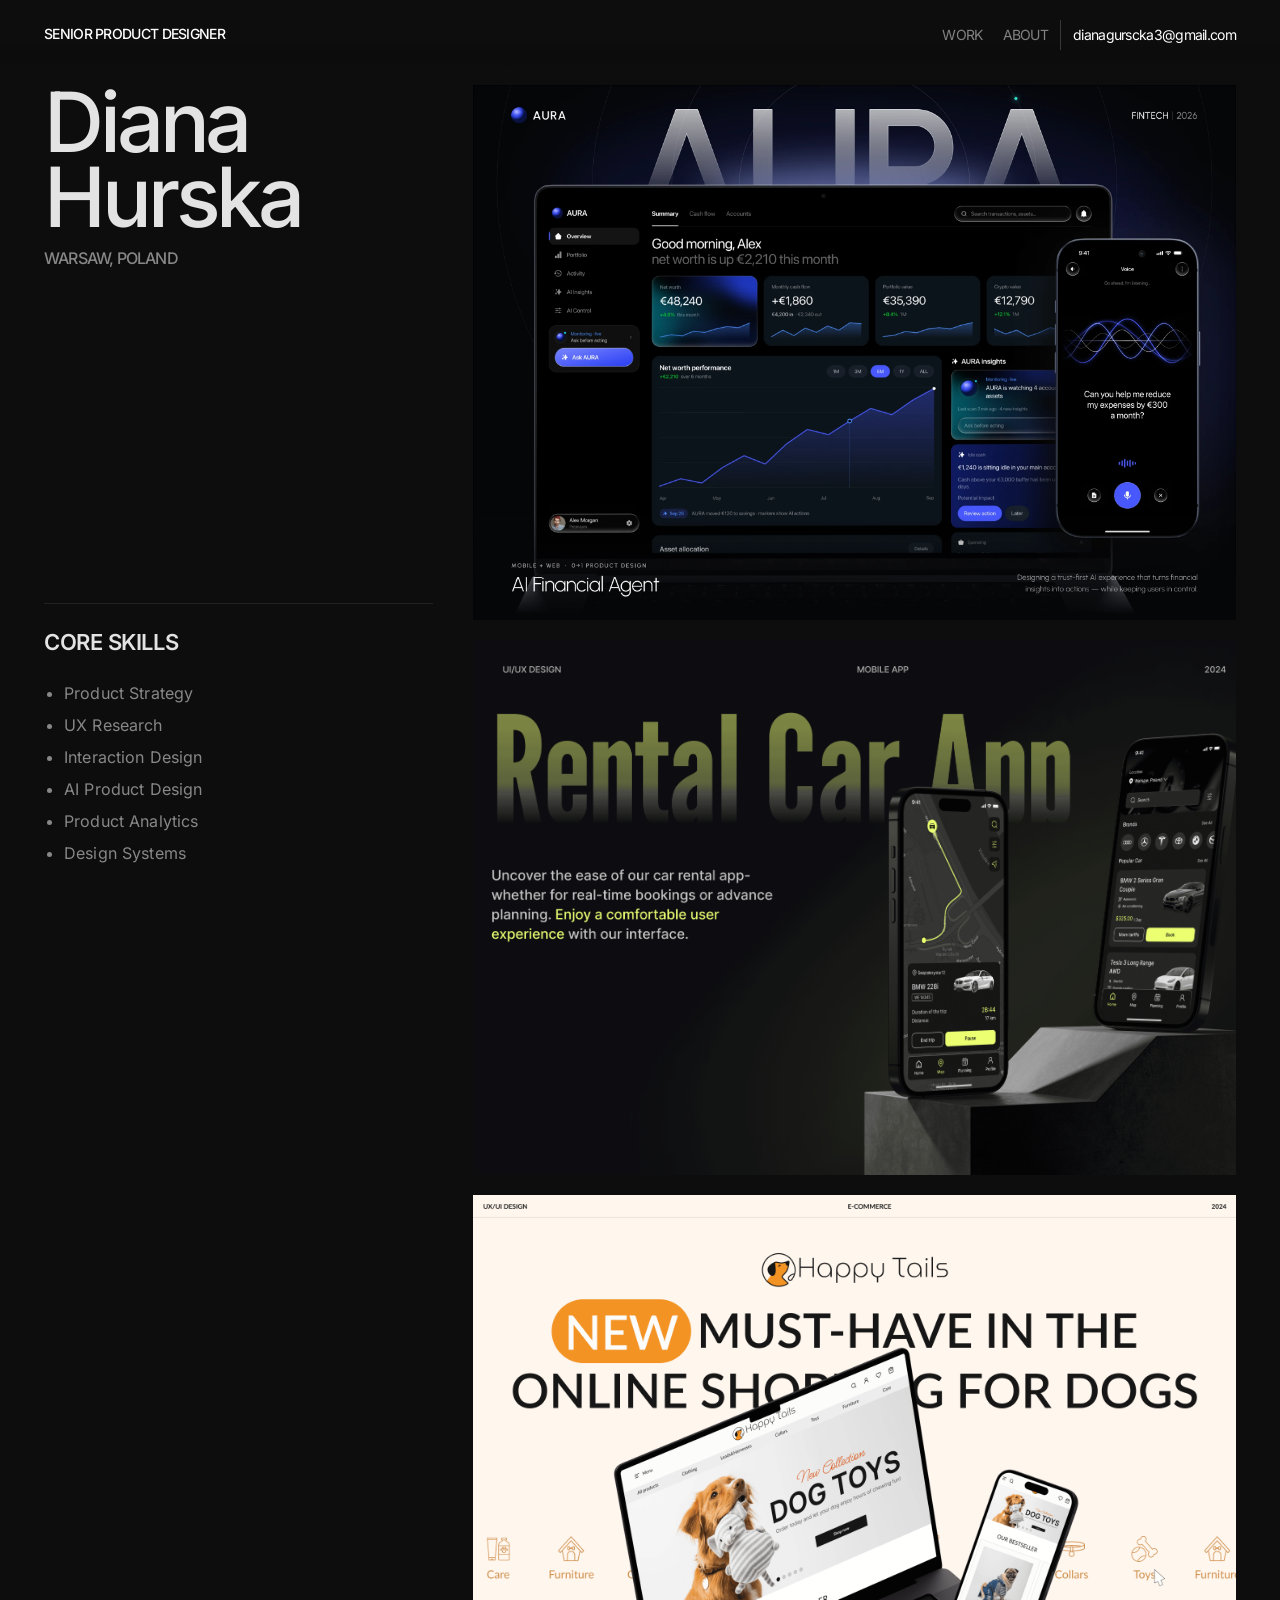
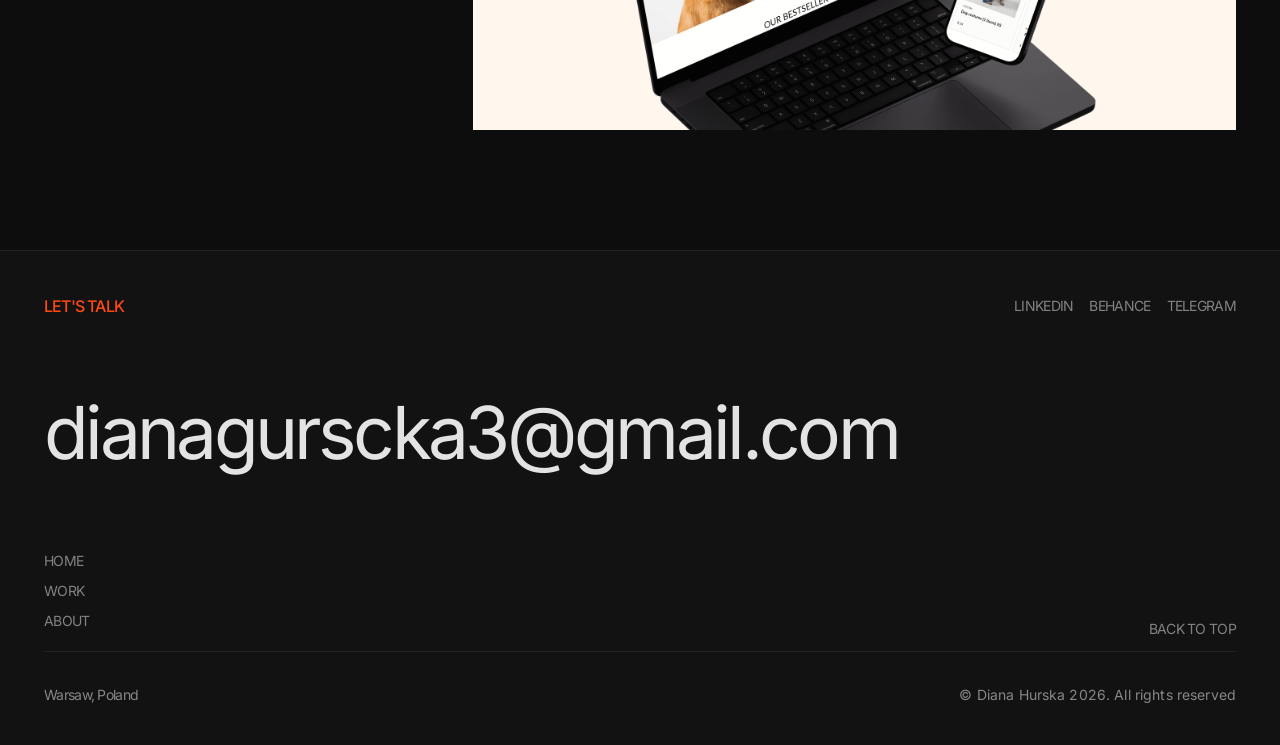
<file: index.html>
<!doctype html>
<html lang="en">
<head>
  <meta charset="utf-8">
  <meta name="viewport" content="width=device-width, initial-scale=1">
  <title>Diana Hurska — Senior Product Designer</title>
  <meta name="description" content="Portfolio of Diana Hurska — Senior Product Designer.">
  <meta property="og:title" content="Diana Hurska — Senior Product Designer">
  <meta property="og:description" content="Portfolio of Diana Hurska — Senior Product Designer.">
  <meta property="og:type" content="website">
  <meta property="og:image" content="https://dianahurska.github.io/portfolio/assets/images/aura/aura-cover.webp">
  <meta name="twitter:card" content="summary_large_image">
  <link rel="icon" href="assets/images/favicon.svg" type="image/svg+xml">
  <link rel="preconnect" href="https://fonts.googleapis.com">
  <link rel="preconnect" href="https://fonts.gstatic.com" crossorigin>
  <link href="https://fonts.googleapis.com/css2?family=Inter:wght@400;500;600;700&display=swap" rel="stylesheet">
  <link rel="preconnect" href="https://api.fontshare.com" crossorigin>
  <link href="https://api.fontshare.com/v2/css?f[]=general-sans@300&display=swap" rel="stylesheet">
  <link rel="stylesheet" href="assets/css/style.css?v=about-layering">
</head>
<body data-page="home" id="top">
  <header id="header"></header>
  <main id="app"></main>
  <footer id="footer"></footer>
  <script src="content.js?v=car-rental-persona-452d42bd"></script>
  <script src="assets/js/main.js?v=recruiter-review"></script>
</body>
</html>
</file>
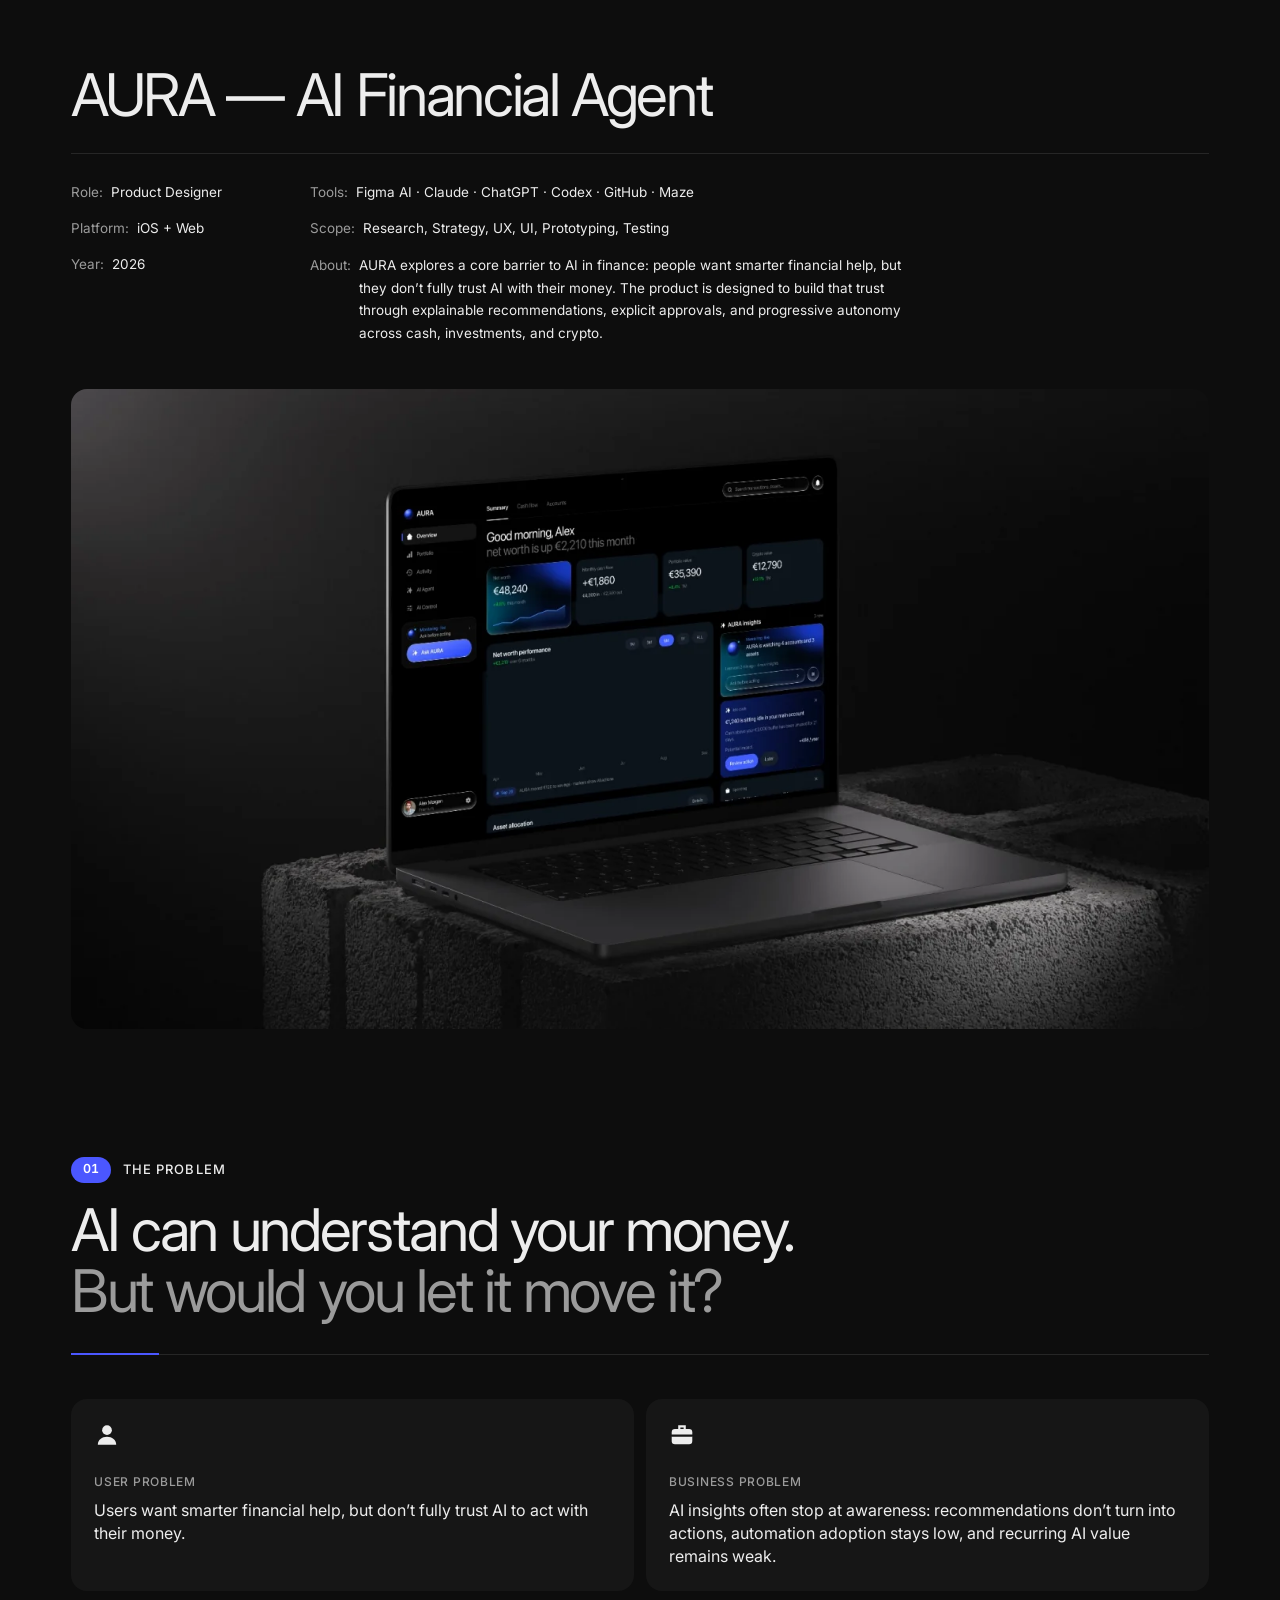
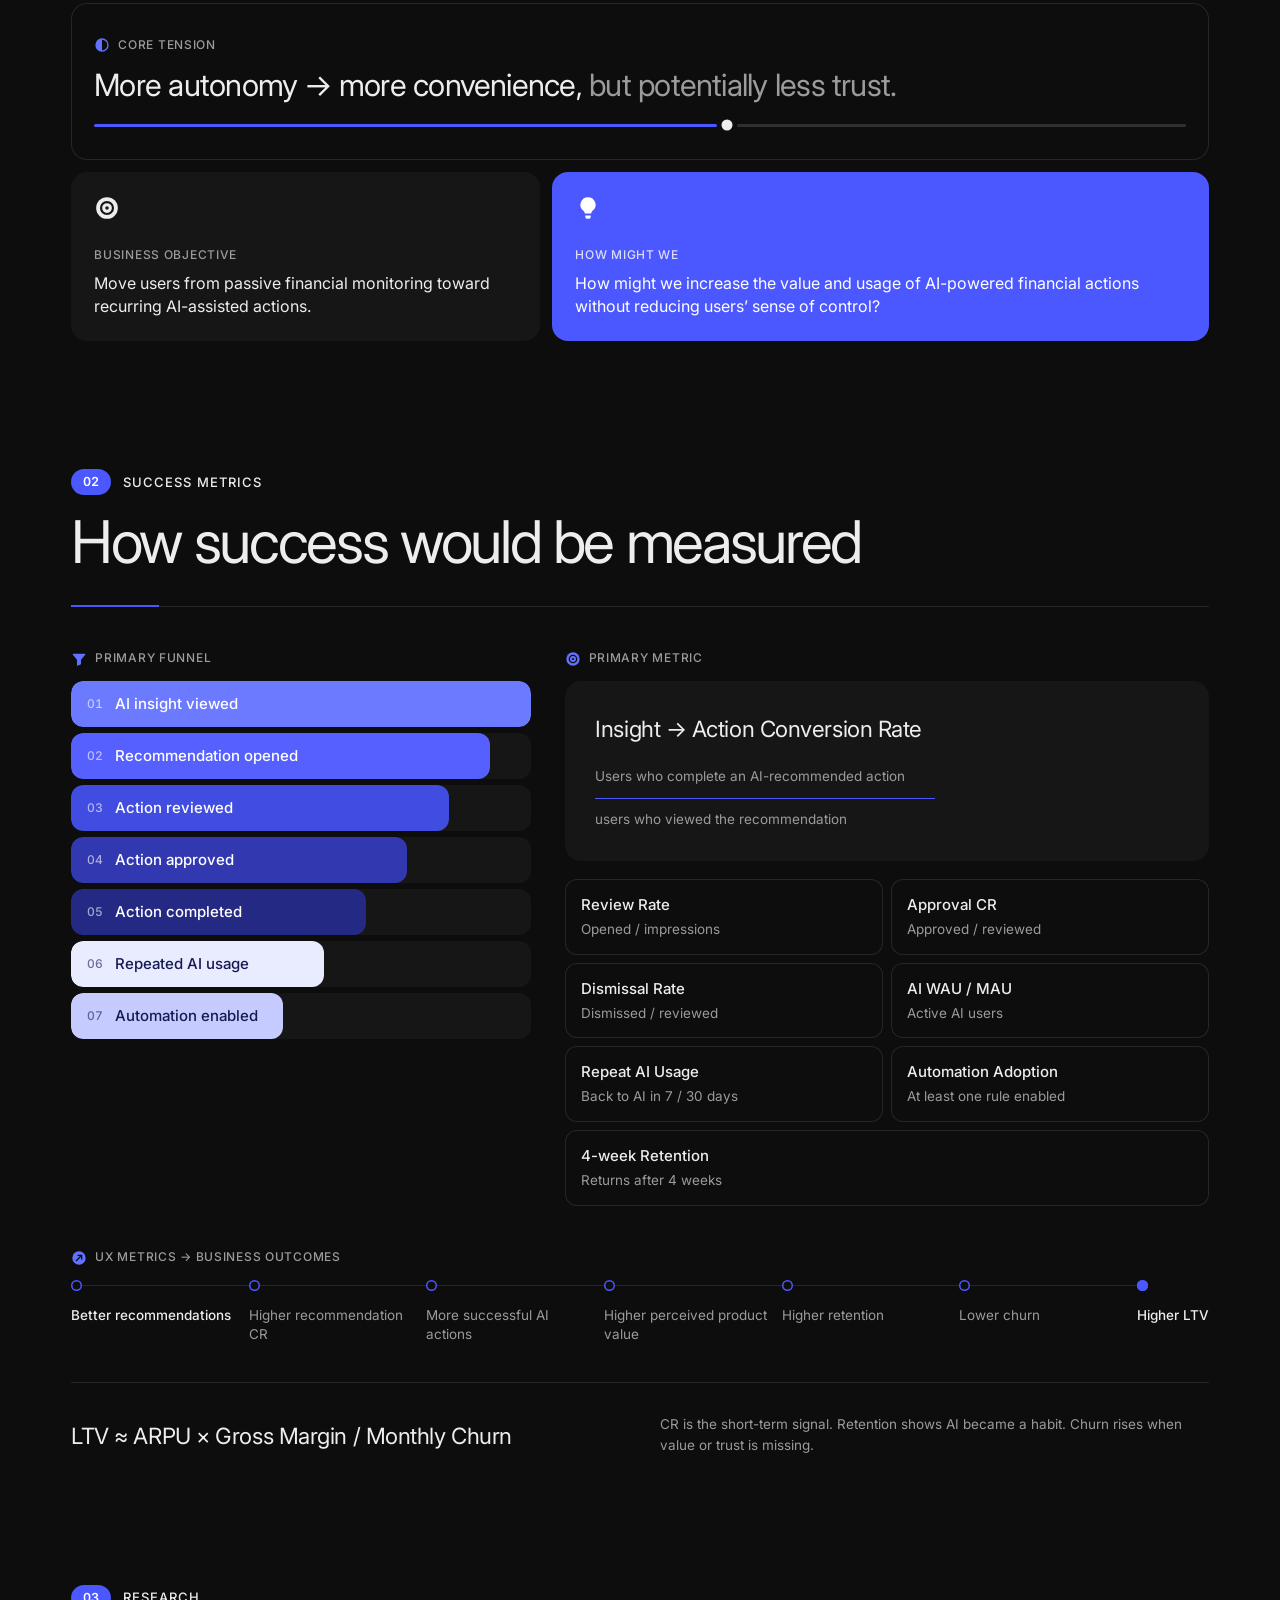
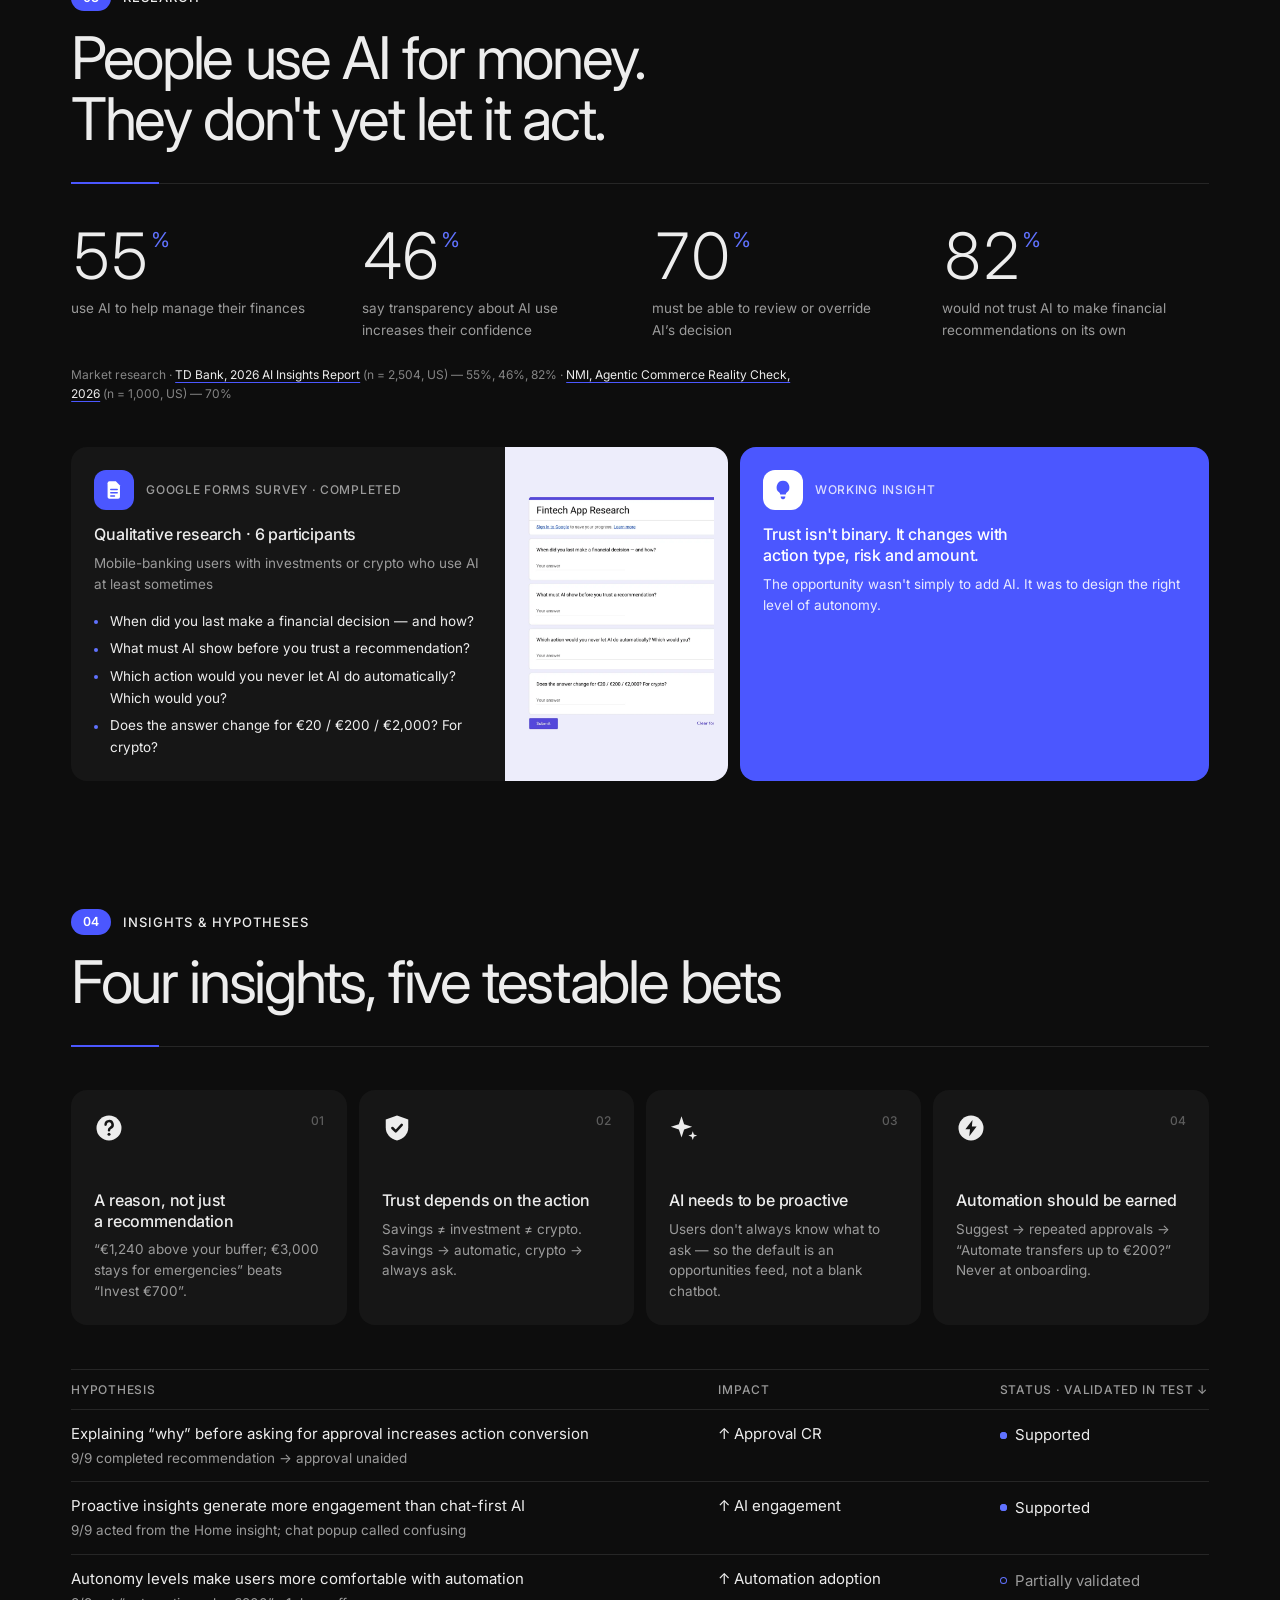
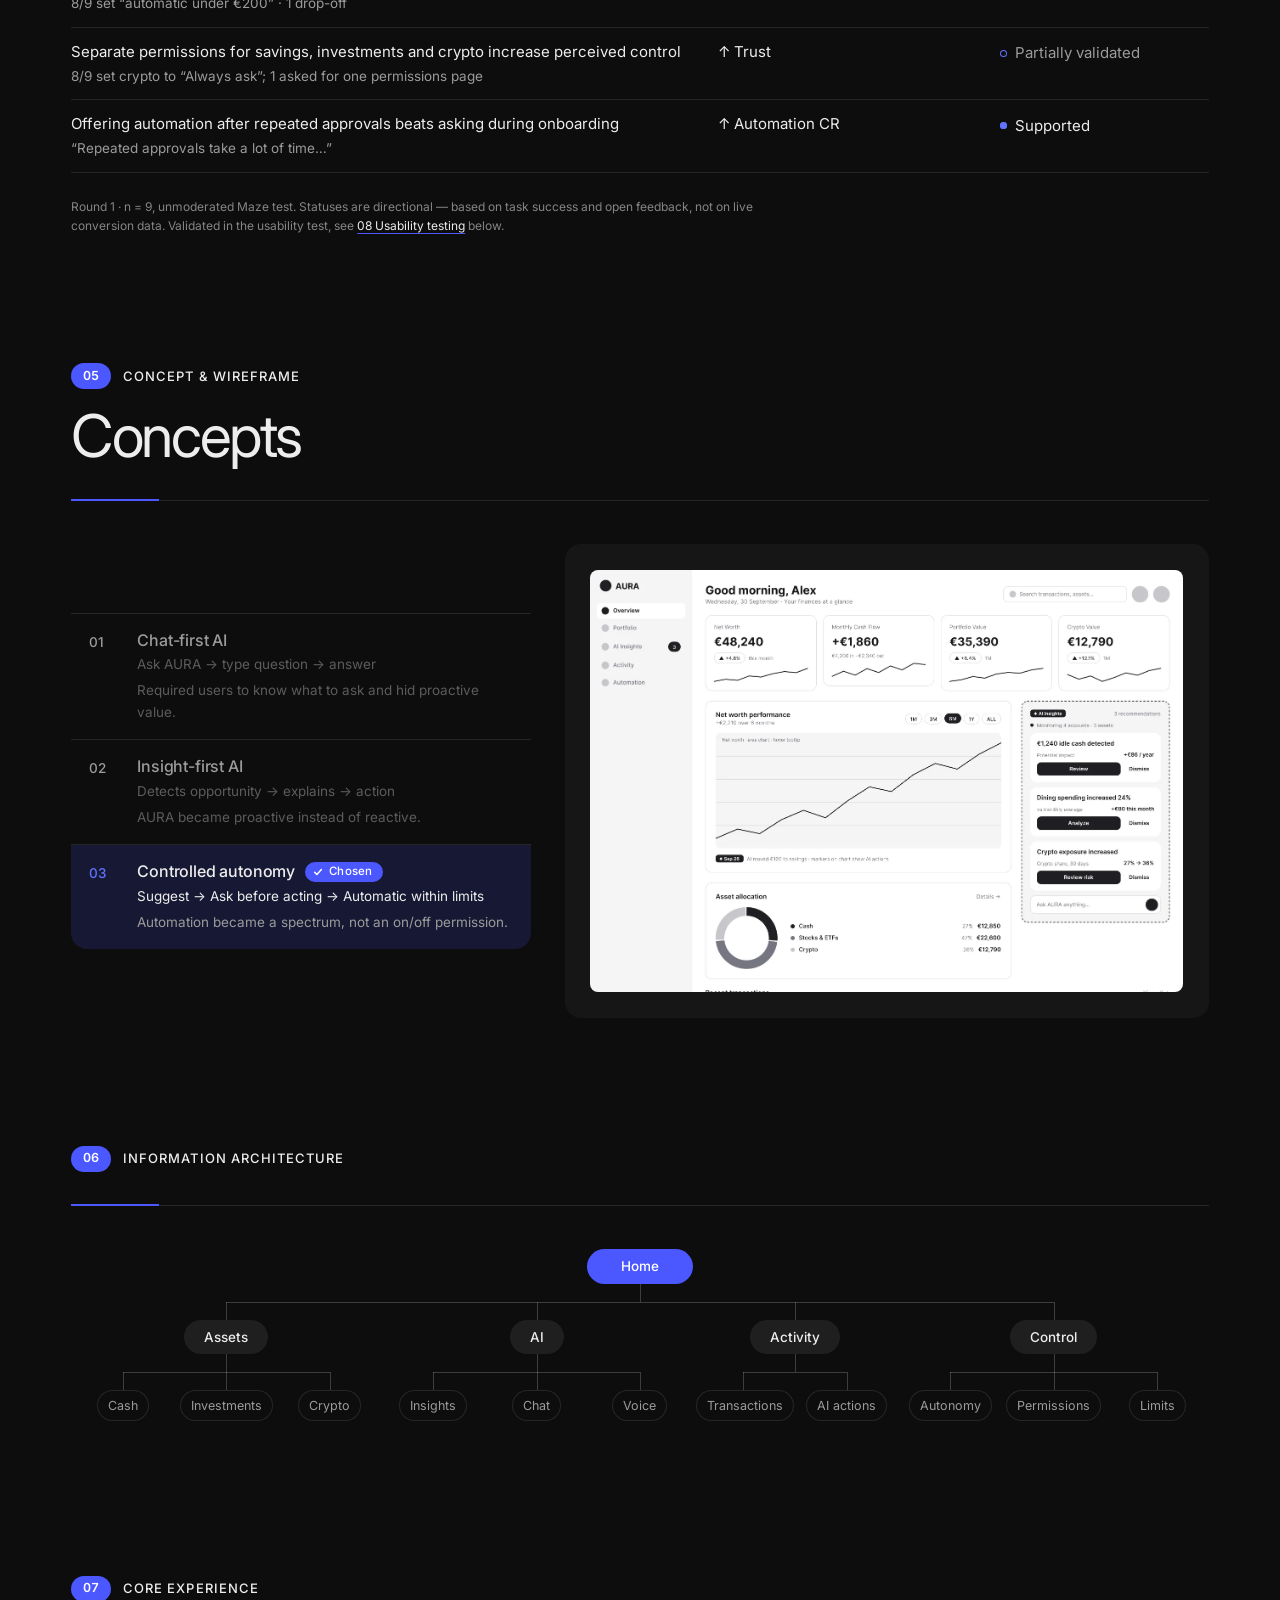
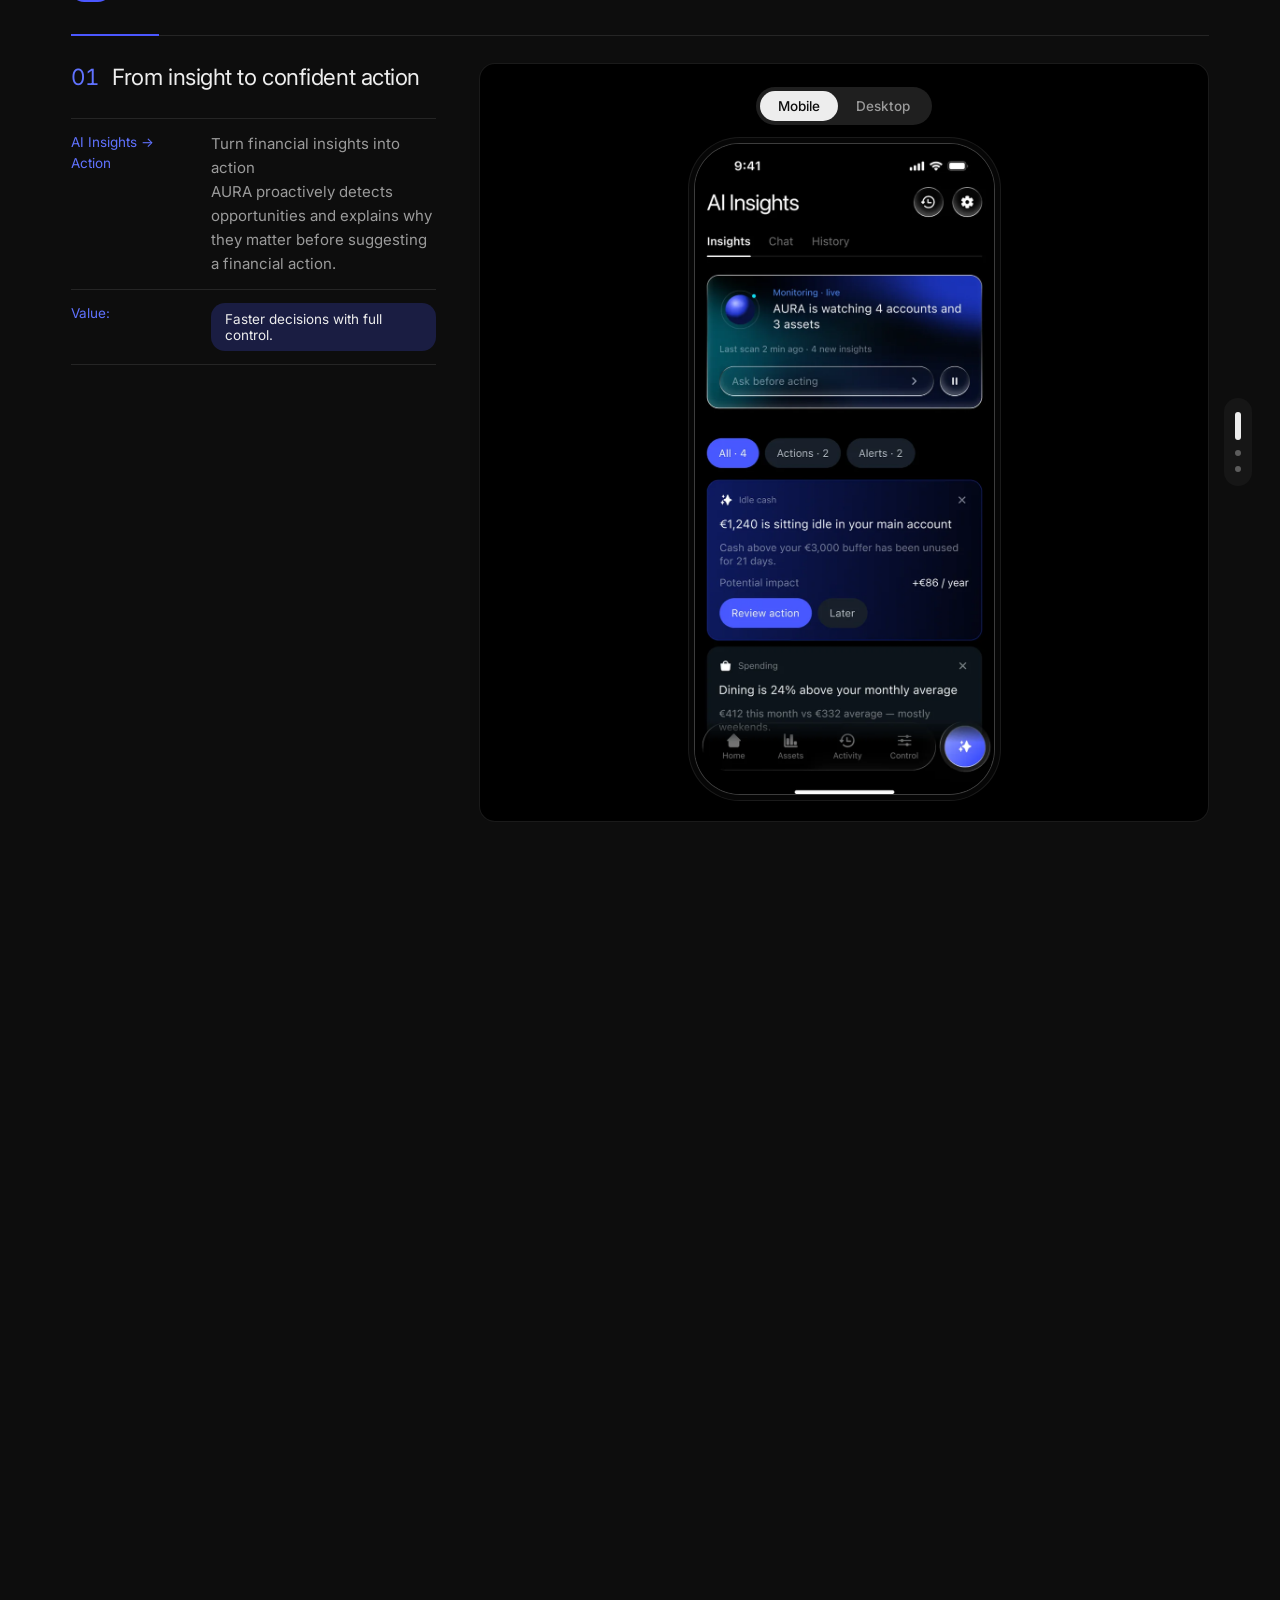
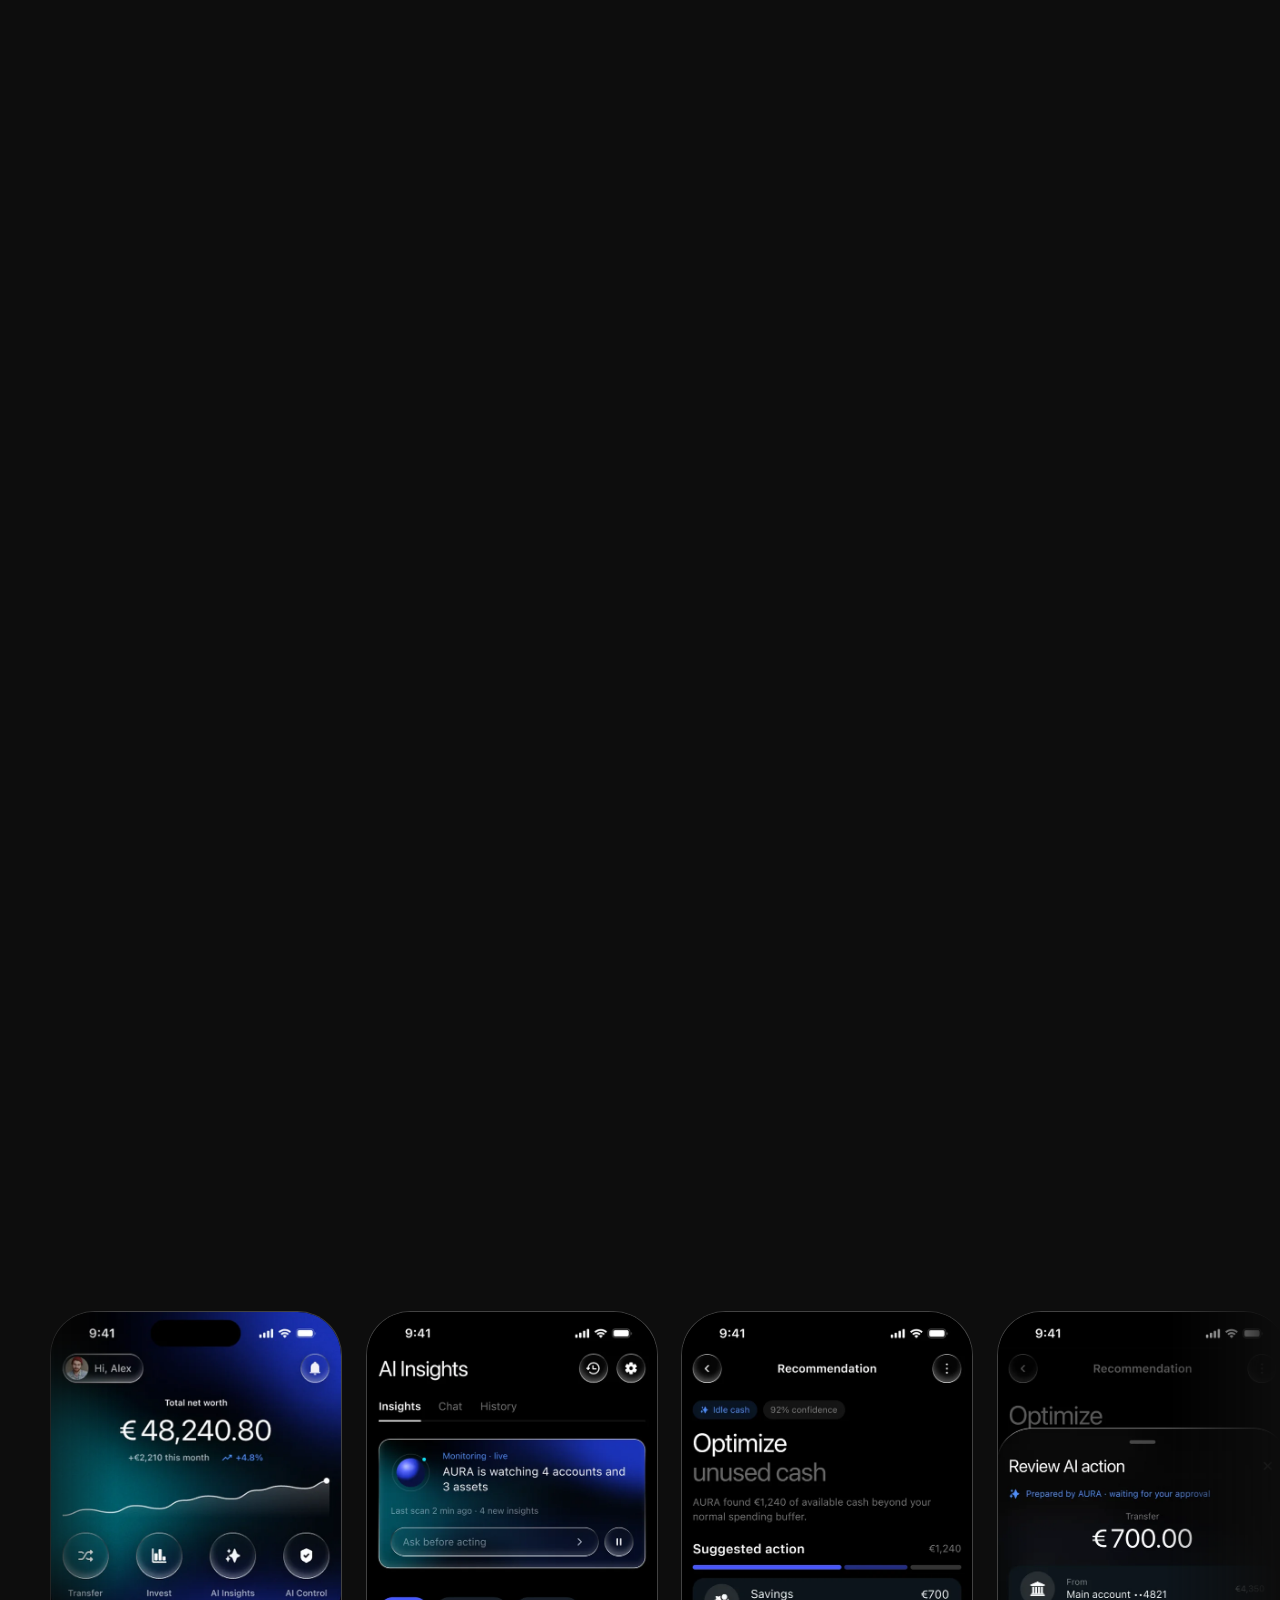
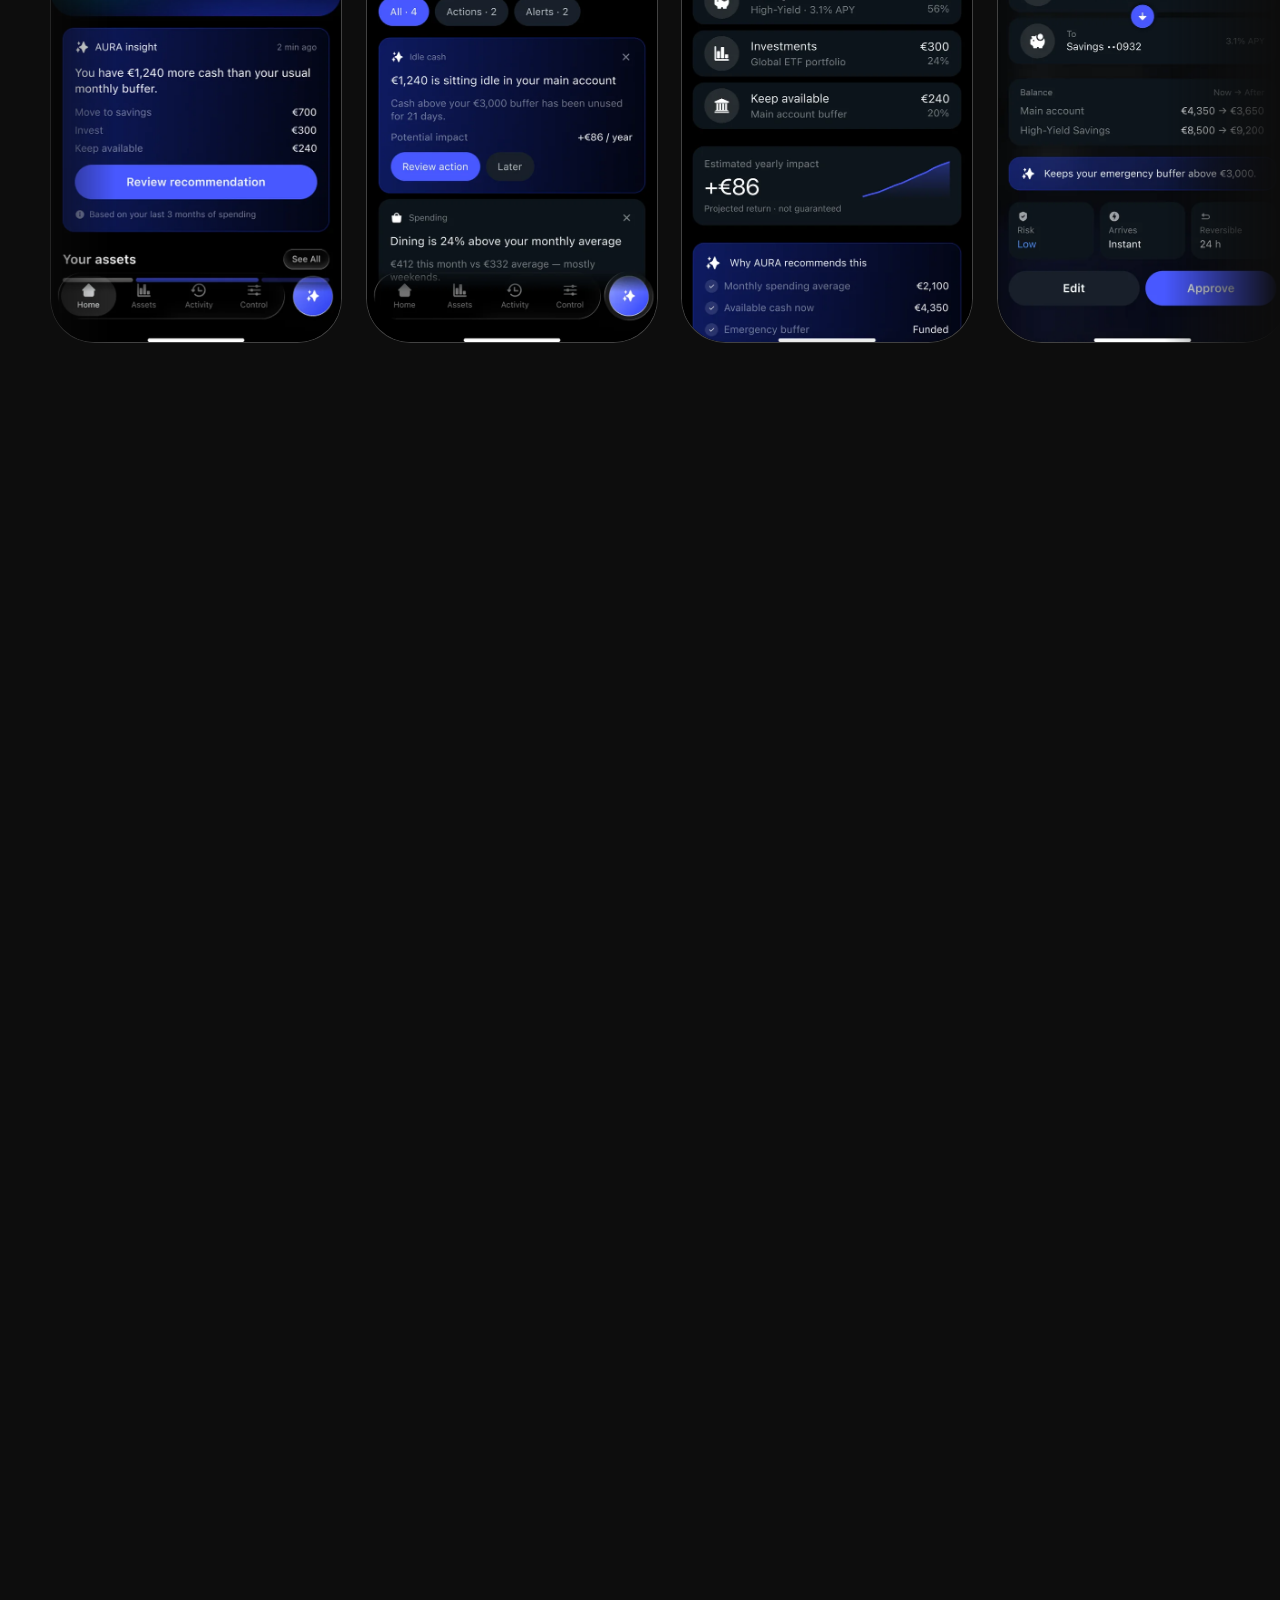
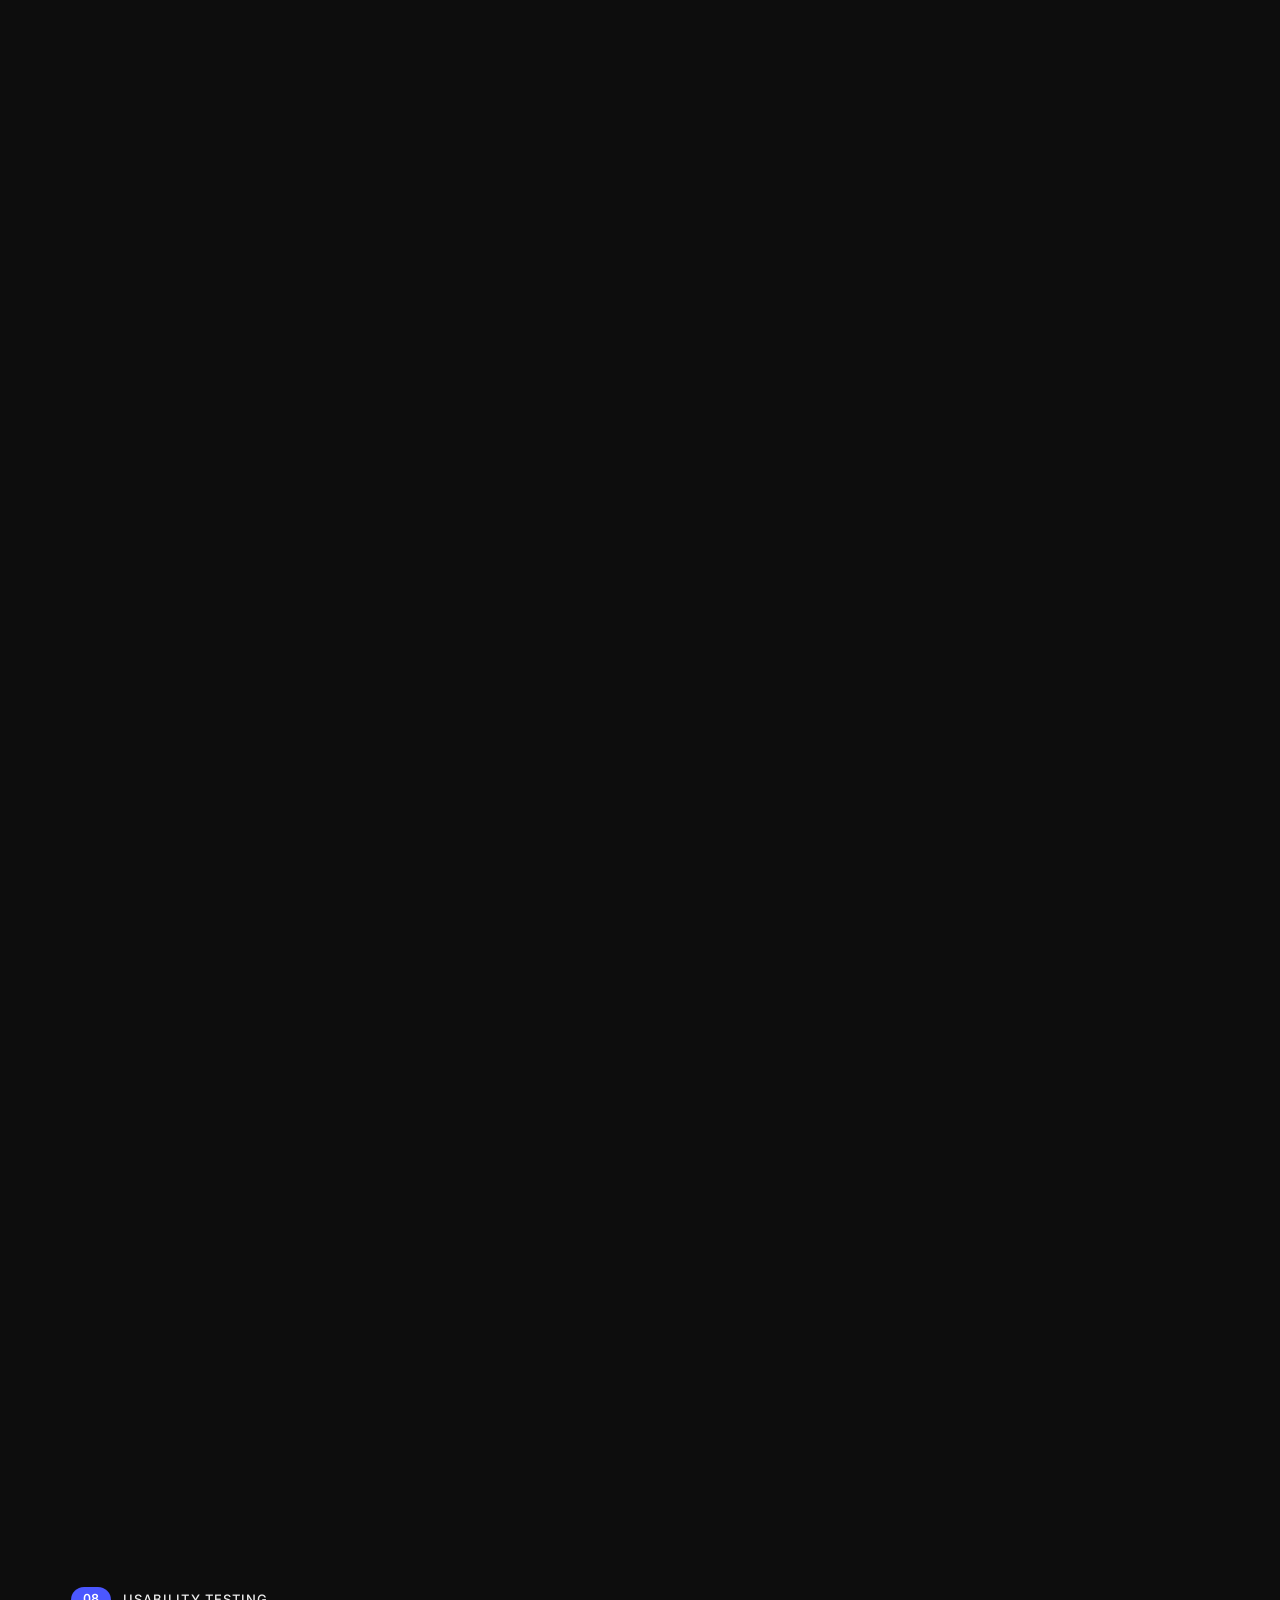
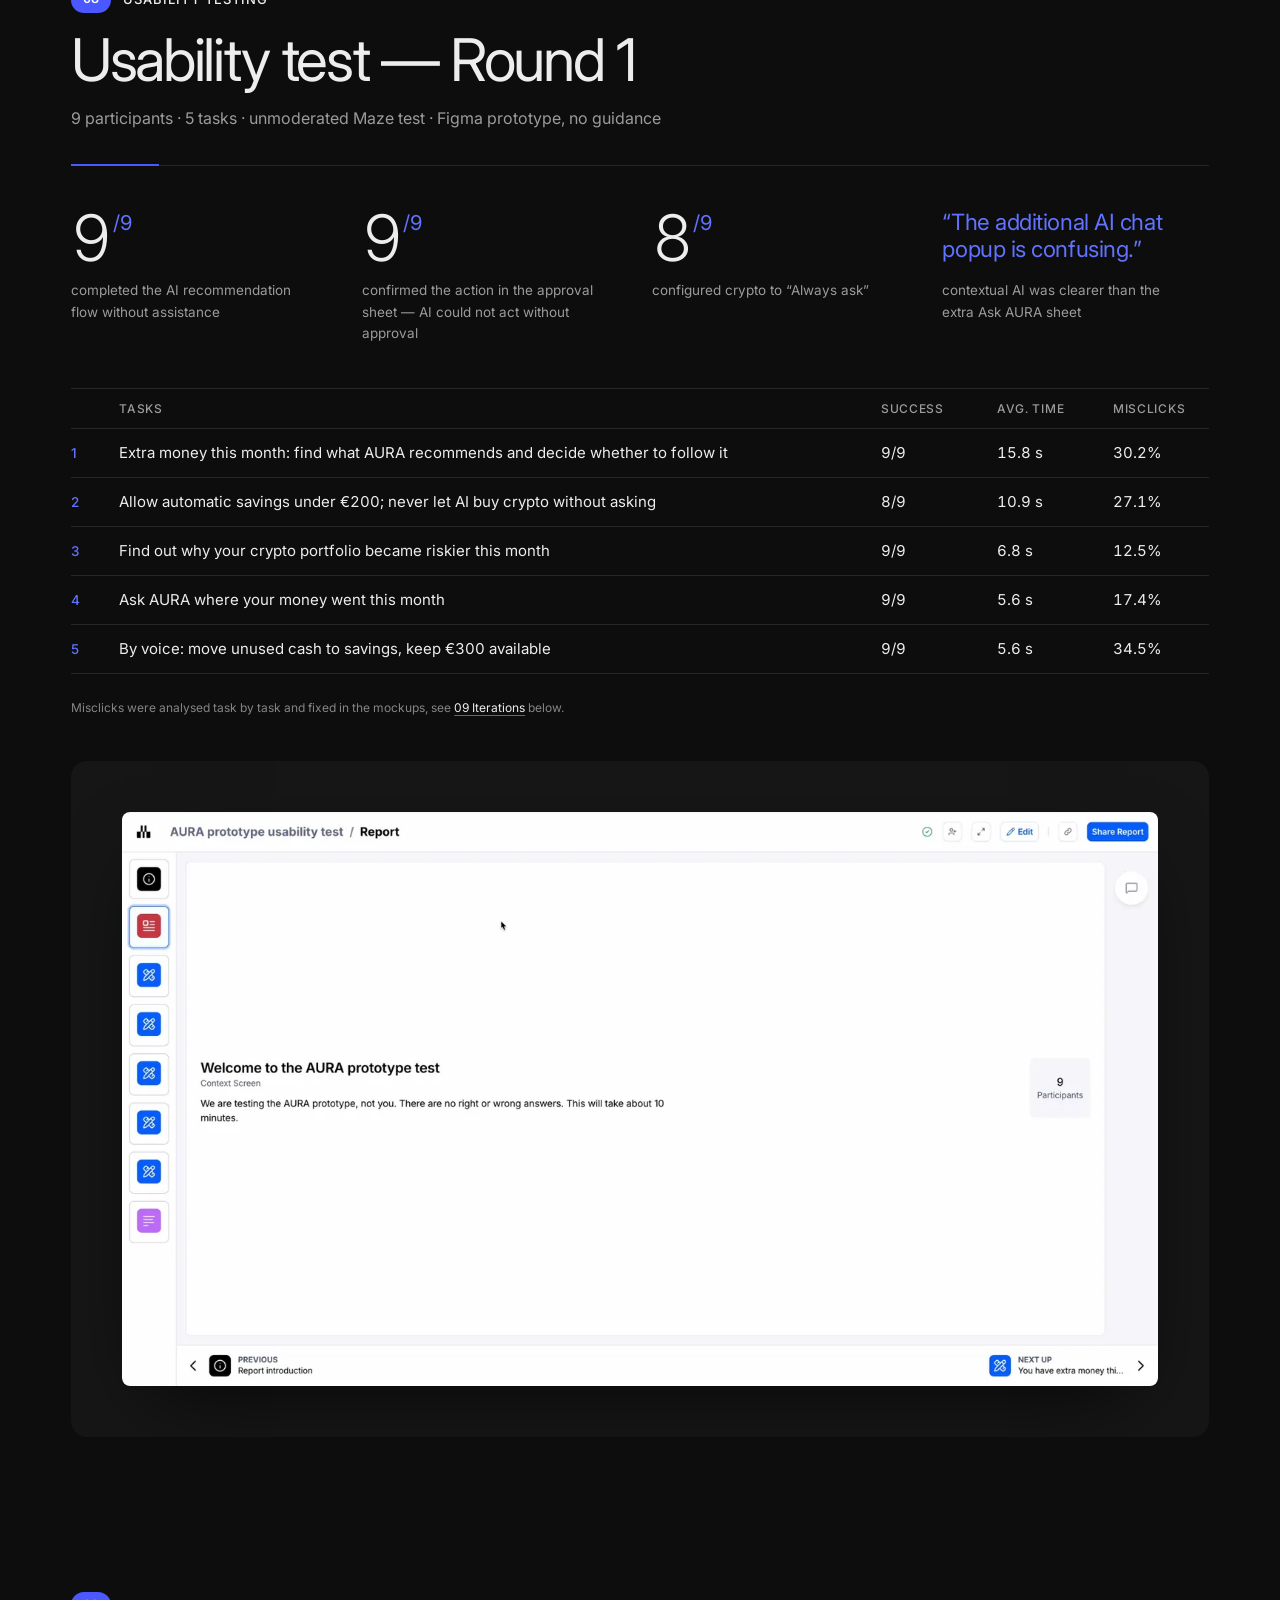
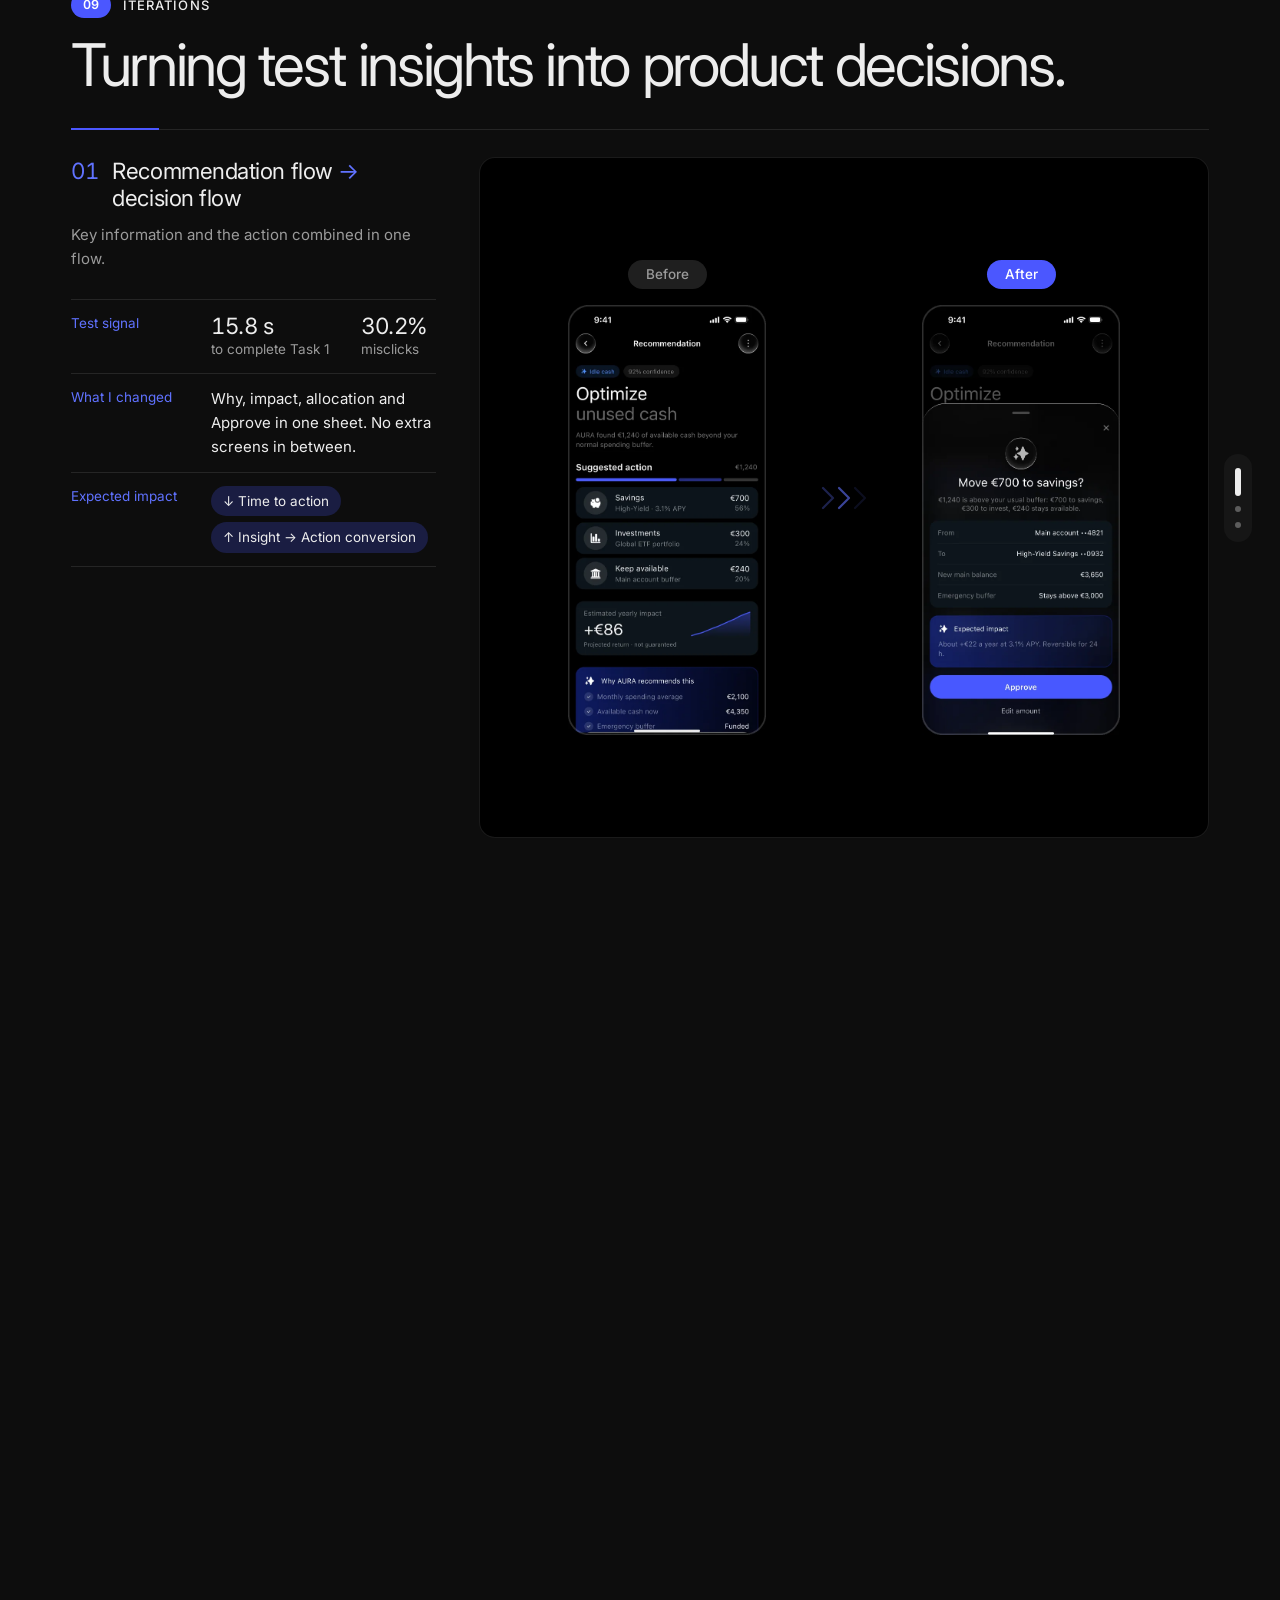
<file: aura-case-study/index.html>
<!doctype html>
<html lang="en">
<head>
<meta charset="utf-8">
<meta name="viewport" content="width=device-width, initial-scale=1, viewport-fit=cover">
<title>AURA Case Study</title>
<link rel="preconnect" href="https://fonts.googleapis.com">
<link rel="preconnect" href="https://fonts.gstatic.com" crossorigin>
<link rel="stylesheet" href="https://fonts.googleapis.com/css2?family=Inter:wght@300;400;500;600&display=swap">
<link rel="stylesheet" href="css/aura-case.css">
</head>
<body>
<!-- SITE HEADER / NAV goes here -->
<!-- icon sprite -->
<svg width="0" height="0" style="position:absolute" aria-hidden="true"><defs>
  <symbol id="i-user" viewBox="0 0 24 24"><circle cx="12" cy="7.5" r="4.5"/><path d="M3.5 21c0-4.7 3.8-7.5 8.5-7.5s8.5 2.8 8.5 7.5z"/></symbol>
  <symbol id="i-brief" viewBox="0 0 24 24"><path d="M8.5 3h7v4h-2V5h-3v2h-2z"/><rect x="2.5" y="6.5" width="19" height="14" rx="3"/><path style="fill:none;stroke:var(--tb,#161616);stroke-width:2;stroke-linecap:round;stroke-linejoin:round" d="M2.5 12.5h19"/></symbol>
  <symbol id="i-help" viewBox="0 0 24 24"><circle cx="12" cy="12" r="10"/><path style="fill:none;stroke:var(--tb,#161616);stroke-width:2;stroke-linecap:round;stroke-linejoin:round" d="M9.3 9.3a2.8 2.8 0 1 1 4 2.5c-.9.5-1.3 1.1-1.3 2"/><circle style="fill:var(--tb,#161616)" cx="12" cy="17" r="1.2"/></symbol>
  <symbol id="i-shield" viewBox="0 0 24 24"><path d="M12 2l9 3.2v6.3c0 5.4-3.8 9-9 10.5-5.2-1.5-9-5.1-9-10.5V5.2z"/><path style="fill:none;stroke:var(--tb,#161616);stroke-width:2;stroke-linecap:round;stroke-linejoin:round" d="M8.3 12l2.7 2.7 4.8-5.2"/></symbol>
  <symbol id="i-spark" viewBox="0 0 24 24"><path d="M10 2.5l2.1 6.4 6.4 2.1-6.4 2.1L10 19.5l-2.1-6.4L1.5 11l6.4-2.1zM19 14.5l.9 2.6 2.6.9-2.6.9-.9 2.6-.9-2.6-2.6-.9 2.6-.9z"/></symbol>
  <symbol id="i-bolt" viewBox="0 0 24 24"><circle cx="12" cy="12" r="10"/><path style="fill:var(--tb,#161616)" d="M13.2 5.5L7.5 13h3.7l-.6 5.5 5.9-7.8h-3.8z"/></symbol>
  <symbol id="i-scale" viewBox="0 0 24 24"><circle style="fill:none;stroke:currentColor;stroke-width:2" cx="12" cy="12" r="9"/><path d="M12 3a9 9 0 0 0 0 18z"/></symbol>
  <symbol id="i-layers" viewBox="0 0 24 24"><rect x="3" y="3.5" width="18" height="4.6" rx="2.3"/><rect x="3" y="9.7" width="18" height="4.6" rx="2.3" opacity=".6"/><rect x="3" y="15.9" width="18" height="4.6" rx="2.3" opacity=".3"/></symbol>
  <symbol id="i-gauge" viewBox="0 0 24 24"><rect x="3" y="14" width="4.6" height="7" rx="2.3"/><rect x="9.7" y="9" width="4.6" height="12" rx="2.3"/><rect x="16.4" y="3" width="4.6" height="18" rx="2.3"/></symbol>
  <symbol id="i-eye" viewBox="0 0 24 24"><path d="M1.5 12S5.5 4.5 12 4.5 22.5 12 22.5 12 18.5 19.5 12 19.5 1.5 12 1.5 12z"/><circle style="fill:var(--tb,#161616)" cx="12" cy="12" r="3.4"/></symbol>
  <symbol id="i-sliders" viewBox="0 0 24 24"><rect x="2" y="4.5" width="20" height="6" rx="3"/><rect x="2" y="13.5" width="20" height="6" rx="3"/><circle style="fill:var(--tb,#161616)" cx="16.5" cy="7.5" r="1.7"/><circle style="fill:var(--tb,#161616)" cx="7.5" cy="16.5" r="1.7"/></symbol>
  <symbol id="i-minus" viewBox="0 0 24 24"><circle cx="12" cy="12" r="10"/><path style="fill:none;stroke:var(--tb,#161616);stroke-width:2;stroke-linecap:round;stroke-linejoin:round" d="M7.5 12h9"/></symbol>
  <symbol id="i-check" viewBox="0 0 24 24"><circle cx="12" cy="12" r="10"/><path style="fill:none;stroke:var(--tb,#161616);stroke-width:2;stroke-linecap:round;stroke-linejoin:round" d="M7.8 12.3l2.9 2.9 5.5-6.1"/></symbol>
  <symbol id="i-sheet" viewBox="0 0 24 24"><rect x="5" y="2" width="14" height="20" rx="4"/><path style="fill:none;stroke:var(--tb,#161616);stroke-width:2;stroke-linecap:round;stroke-linejoin:round" d="M5 11.5h14M10 16.5h4"/></symbol>
  <symbol id="i-repeat" viewBox="0 0 24 24"><circle cx="12" cy="12" r="10"/><path style="fill:none;stroke:var(--tb,#161616);stroke-width:2;stroke-linecap:round;stroke-linejoin:round" d="M7.5 11a4.6 4.6 0 0 1 8.3-1.8M16.5 13a4.6 4.6 0 0 1-8.3 1.8M16 6.5v3h-3M8 17.5v-3h3"/></symbol>
  <symbol id="i-target" viewBox="0 0 24 24"><circle cx="12" cy="12" r="10"/><circle cx="12" cy="12" r="5.5" style="fill:none;stroke:var(--tb,#161616);stroke-width:2;stroke-linecap:round;stroke-linejoin:round"/><circle cx="12" cy="12" r="1.6" style="fill:var(--tb,#161616)"/></symbol>
  <symbol id="i-bulb" viewBox="0 0 24 24"><path d="M12 2a7 7 0 0 0-4.3 12.5c.8.7 1.3 1.5 1.3 2.5h6c0-1 .5-1.8 1.3-2.5A7 7 0 0 0 12 2zM9.5 19h5v1a2 2 0 0 1-2 2h-1a2 2 0 0 1-2-2z"/></symbol>
  <symbol id="i-funnel" viewBox="0 0 24 24"><path d="M3.5 4h17a1 1 0 0 1 .8 1.6L15 13v6.2a1 1 0 0 1-.6.9l-4 1.7a1 1 0 0 1-1.4-.9V13L2.7 5.6A1 1 0 0 1 3.5 4z"/></symbol>
  <symbol id="i-trend" viewBox="0 0 24 24"><circle cx="12" cy="12" r="10"/><path d="M8 16l8-8M10.5 8H16v5.5" style="fill:none;stroke:var(--tb,#161616);stroke-width:2;stroke-linecap:round;stroke-linejoin:round"/></symbol>
</defs></svg>

<main>

<!-- ============ HERO ============ -->
<header class="hero wrap">
  <h1>AURA — AI Financial Agent</h1>
  <div class="meta">
    <div class="meta-side">
      <p><span>Role:</span>Product Designer</p>
      <p><span>Platform:</span>iOS + Web</p>
      <p class="year"><span>Year:</span><b>2026</b></p>
    </div>
    <div class="meta-main">
      <p><span>Tools:</span>Figma AI · Claude · ChatGPT · Codex · GitHub · Maze</p>
      <p><span>Scope:</span>Research, Strategy, UX, UI, Prototyping, Testing</p>
      <div class="about"><span>About:</span>
        <p>AURA explores a core barrier to AI in finance: people want smarter financial help, but they don’t fully trust AI with their money. The product is designed to build that trust through explainable recommendations, explicit approvals, and progressive autonomy across cash, investments, and crypto.</p>
      </div>
    </div>
  </div>
  <!-- VIDEO SLOT · hero: replace <img> with <video autoplay muted loop playsinline poster="assets/hero-laptop.webp" src="assets/aura-desktop-macbook.mp4"> -->
  <figure class="frame frame--bleed"><img src="assets/hero-laptop.webp" width="1440" height="810" alt="AURA desktop dashboard on a laptop"></figure>
</header>

<!-- ============ 02 THE PROBLEM (merged with business problem) ============ -->
<section class="sec wrap" id="problem">
  <div class="head"><span class="eyebrow"><b>01</b>The problem</span><h2>AI can understand your money. <em>But would you let it move it?</em></h2></div>
  <div class="body prob">
    <div class="tiles n2">
      <div class="tile ptile"><svg class="i"><use href="#i-user"/></svg><span class="label">User problem</span><p class="pt">Users want smarter financial help, but don’t fully trust AI to act with their money.</p></div>
      <div class="tile ptile"><svg class="i"><use href="#i-brief"/></svg><span class="label">Business problem</span><p class="pt">AI insights often stop at awareness: recommendations don’t turn into actions, automation adoption stays low, and recurring AI value remains weak.</p></div>
    </div>
    <div class="tension">
      <span class="label"><svg class="i li"><use href="#i-scale"/></svg>Core tension</span>
      <p class="tension-line"><span>More autonomy → more convenience,</span> <em>but potentially less trust.</em></p>
      <div class="tension-bar" aria-hidden="true"><i></i></div>
    </div>
    <div class="tiles prob-end">
      <div class="tile ptile"><svg class="i"><use href="#i-target"/></svg><span class="label">Business objective</span><p class="pt">Move users from passive financial monitoring toward recurring AI-assisted actions.</p></div>
      <div class="tile ptile tile--blue"><svg class="i"><use href="#i-bulb"/></svg><span class="label">How might we</span><p class="pt">How might we increase the value and usage of AI-powered financial actions without reducing users’ sense of control?</p></div>
    </div>
  </div>
</section>

<!-- ============ 04 SUCCESS METRICS ============ -->
<section class="sec wrap" id="metrics">
  <div class="head"><span class="eyebrow"><b>02</b>Success metrics</span><h2>How success would be measured</h2></div>
  <div class="body cols t5" style="align-items:stretch">
    <div>
      <span class="label label--gap"><svg class="i li"><use href="#i-funnel"/></svg>Primary funnel</span>
      <ol class="funnel">
        <li style="--i:0">AI insight viewed</li>
        <li style="--i:1">Recommendation opened</li>
        <li style="--i:2">Action reviewed</li>
        <li style="--i:3">Action approved</li>
        <li style="--i:4">Action completed</li>
        <li style="--i:5" class="out">Repeated AI usage</li>
        <li style="--i:6" class="out">Automation enabled</li>
      </ol>
    </div>
    <div class="stack">
      <div>
        <span class="label label--gap"><svg class="i li"><use href="#i-target"/></svg>Primary metric</span>
        <div class="tile metric-hero">
          <p class="xl">Insight → Action Conversion Rate</p>
          <div class="frac"><span>Users who complete an AI-recommended action</span><i></i><span>users who viewed the recommendation</span></div>
        </div>
      </div>
      <dl class="mgrid">
        <div><dt>Review Rate</dt><dd>Opened / impressions</dd></div>
        <div><dt>Approval CR</dt><dd>Approved / reviewed</dd></div>
        <div><dt>Dismissal Rate</dt><dd>Dismissed / reviewed</dd></div>
        <div><dt>AI WAU / MAU</dt><dd>Active AI users</dd></div>
        <div><dt>Repeat AI Usage</dt><dd>Back to AI in 7 / 30 days</dd></div>
        <div><dt>Automation Adoption</dt><dd>At least one rule enabled</dd></div>
        <div><dt>4-week Retention</dt><dd>Returns after 4 weeks</dd></div>
      </dl>
    </div>
  </div>
  <div class="body">
    <span class="label label--gap"><svg class="i li"><use href="#i-trend"/></svg>UX metrics → Business outcomes</span>
    <ol class="chain">
      <li>Better recommendations</li>
      <li>Higher recommendation CR</li>
      <li>More successful AI actions</li>
      <li>Higher perceived product value</li>
      <li>Higher retention</li>
      <li>Lower churn</li>
      <li>Higher LTV</li>
    </ol>
    <div class="ltv">
      <p class="xl">LTV ≈ ARPU × Gross Margin / Monthly Churn</p>
      <p class="muted">CR is the short-term signal. Retention shows AI became a habit. Churn rises when value or trust is missing.</p>
    </div>
  </div>
</section>

<!-- ============ 05 RESEARCH ============ -->
<section class="sec wrap" id="research">
  <div class="head"><span class="eyebrow"><b>03</b>Research</span><h2>People use AI for money. They don't yet let it act.</h2></div>
  <div class="body">
    <div class="nums">
      <div class="num"><b><span data-count="55">55</span><sup>%</sup></b><p>use AI to help manage their finances</p></div>
      <div class="num"><b><span data-count="46">46</span><sup>%</sup></b><p>say transparency about AI use increases their confidence</p></div>
      <div class="num"><b><span data-count="70">70</span><sup>%</sup></b><p>must be able to review or override AI’s decision</p></div>
      <div class="num"><b><span data-count="82">82</span><sup>%</sup></b><p>would not trust AI to make financial recommendations on its own</p></div>
    </div>
    <p class="note">Market research · <a href="https://stories.td.com/volumes/default/2026-TD-AI-Insights-Report.pdf" target="_blank" rel="noopener">TD Bank, 2026 AI Insights Report</a> (n = 2,504, US) — 55%, 46%, 82% · <a href="https://www.nmi.com/about-us/news/nmi-research-consumers-want-ai-to-help-them-shop-not-control-their-spending/" target="_blank" rel="noopener">NMI, Agentic Commerce Reality Check, 2026</a> (n = 1,000, US) — 70%</p>
  </div>
  <div class="body tiles rs">
    <div class="tile survey">
      <div class="stack" style="gap:8px">
        <div class="chip-row"><span class="chip"><svg viewBox="0 0 24 24" aria-hidden="true"><path d="M7 2.5h7l4.5 4.5v12.5a2 2 0 0 1-2 2H7a2 2 0 0 1-2-2v-15a2 2 0 0 1 2-2z"/><path d="M8.5 11.5h7M8.5 15h7M8.5 18.5h4" style="fill:none;stroke:var(--blue);stroke-width:1.6;stroke-linecap:round"/></svg></span><span class="label">Google Forms survey · Completed</span></div>
        <h3>Qualitative research · 6 participants</h3>
        <p>Mobile-banking users with investments or crypto who use AI at least sometimes</p>
        <ul class="dots" style="margin-top:8px;font-size:var(--t-sm)">
          <li>When did you last make a financial decision — and how?</li>
          <li>What must AI show before you trust a recommendation?</li>
          <li>Which action would you never let AI do automatically? Which would you?</li>
          <li>Does the answer change for €20 / €200 / €2,000? For crypto?</li>
        </ul>
      </div>
      <figure class="survey-shot"><img src="assets/google-form.webp" width="700" height="817" alt="The Google Forms survey used for the qualitative research" loading="lazy"></figure>
    </div>
    <div class="tile tile--blue">
      <div class="chip-row"><span class="chip chip--inv"><svg viewBox="0 0 24 24" aria-hidden="true"><path d="M12 2a7 7 0 0 0-4.3 12.5c.8.7 1.3 1.5 1.3 2.5h6c0-1 .5-1.8 1.3-2.5A7 7 0 0 0 12 2zM9.5 19h5v1a2 2 0 0 1-2 2h-1a2 2 0 0 1-2-2z"/></svg></span><span class="label">Working insight</span></div>
      <div class="stack" style="gap:8px"><h3>Trust isn't binary. It changes with action type, risk and amount.</h3>
      <p>The opportunity wasn't simply to add AI. It was to design the right level of autonomy.</p></div>
    </div>
  </div>
</section>

<!-- ============ 06 INSIGHTS & HYPOTHESES ============ -->
<section class="sec wrap" id="insights">
  <div class="head"><span class="eyebrow"><b>04</b>Insights &amp; hypotheses</span><h2>Four insights, five testable bets</h2></div>
  <div class="body tiles n4">
    <div class="tile"><span class="k">01</span><svg class="i"><use href="#i-help"/></svg><h3>A reason, not just a recommendation</h3><p>“€1,240 above your buffer; €3,000 stays for emergencies” beats “Invest €700”.</p></div>
    <div class="tile"><span class="k">02</span><svg class="i"><use href="#i-shield"/></svg><h3>Trust depends on the action</h3><p>Savings ≠ investment ≠ crypto. Savings → automatic, crypto → always ask.</p></div>
    <div class="tile"><span class="k">03</span><svg class="i"><use href="#i-spark"/></svg><h3>AI needs to be proactive</h3><p>Users don't always know what to ask — so the default is an opportunities feed, not a blank chatbot.</p></div>
    <div class="tile"><span class="k">04</span><svg class="i"><use href="#i-bolt"/></svg><h3>Automation should be earned</h3><p>Suggest → repeated approvals → “Automate transfers up to €200?” Never at onboarding.</p></div>
  </div>
  <div class="body">
    <div class="list hyp">
      <div class="th"><span>Hypothesis</span><span>Impact</span><span>Status · validated in test ↓</span></div>
      <div><p>Explaining “why” before asking for approval increases action conversion<small>9/9 completed recommendation → approval unaided</small></p><span>↑ Approval CR</span><span class="st ok">Supported</span></div>
      <div><p>Proactive insights generate more engagement than chat-first AI<small>9/9 acted from the Home insight; chat popup called confusing</small></p><span>↑ AI engagement</span><span class="st ok">Supported</span></div>
      <div><p>Autonomy levels make users more comfortable with automation<small>8/9 set “automatic under €200” · 1 drop-off</small></p><span>↑ Automation adoption</span><span class="st">Partially validated</span></div>
      <div><p>Separate permissions for savings, investments and crypto increase perceived control<small>8/9 set crypto to “Always ask”; 1 asked for one permissions page</small></p><span>↑ Trust</span><span class="st">Partially validated</span></div>
      <div><p>Offering automation after repeated approvals beats asking during onboarding<small>“Repeated approvals take a lot of time…”</small></p><span>↑ Automation CR</span><span class="st ok">Supported</span></div>
    </div>
    <p class="note">Round 1 · n = 9, unmoderated Maze test. Statuses are directional — based on task success and open feedback, not on live conversion data. Validated in the usability test, see <a href="#testing">08 Usability testing</a> below.</p>
  </div>
</section>

<!-- ============ 07 CONCEPT & WIREFRAME ============ -->
<section class="sec wrap" id="concept">
  <div class="head"><span class="eyebrow"><b>05</b>Concept &amp; wireframe</span><h2>Concepts</h2></div>
  <div class="body cols t5" style="align-items:center">
    <div>
      <div class="concept"><span class="n">01</span><div><h3>Chat-first AI</h3><p>Ask AURA → type question → answer</p><p class="why">Required users to know what to ask and hid proactive value.</p></div></div>
      <div class="concept"><span class="n">02</span><div><h3>Insight-first AI</h3><p>Detects opportunity → explains → action</p><p class="why">AURA became proactive instead of reactive.</p></div></div>
      <div class="concept chosen"><span class="n">03</span><div><h3>Controlled autonomy<span class="badge"><svg viewBox="0 0 16 16" aria-hidden="true"><path d="M3.5 8.4l3 3 6-6.6"/></svg>Chosen</span></h3><p>Suggest → Ask before acting → Automatic within limits</p><p class="why">Automation became a spectrum, not an on/off permission.</p></div></div>
    </div>
    <!-- VIDEO SLOT · wireframes: replace <img> with the wireframes video -->
    <figure class="frame"><img src="assets/wireframe.webp" width="1395" height="993" alt="Low-fidelity wireframe of the AURA desktop overview" loading="lazy"></figure>
  </div>
</section>

<!-- ============ 08 INFORMATION ARCHITECTURE ============ -->
<section class="sec wrap" id="ia">
  <div class="head"><span class="eyebrow"><b>06</b>Information architecture</span></div>
  <div class="body tree" role="img" aria-label="Information architecture: Home branches into Assets (Cash, Investments, Crypto), AI (Insights, Chat, Voice), Activity (Transactions, AI actions) and Control (Autonomy, Permissions, Limits)">
    <div class="tree-root"><span class="node root">Home</span></div>
    <div class="branches">
      <div class="branch" style="--n:3"><span class="node">Assets</span><ul><li><span class="node leaf">Cash</span></li><li><span class="node leaf">Investments</span></li><li><span class="node leaf">Crypto</span></li></ul></div>
      <div class="branch" style="--n:3"><span class="node">AI</span><ul><li><span class="node leaf">Insights</span></li><li><span class="node leaf">Chat</span></li><li><span class="node leaf">Voice</span></li></ul></div>
      <div class="branch" style="--n:2"><span class="node">Activity</span><ul><li><span class="node leaf">Transactions</span></li><li><span class="node leaf">AI actions</span></li></ul></div>
      <div class="branch" style="--n:3"><span class="node">Control</span><ul><li><span class="node leaf">Autonomy</span></li><li><span class="node leaf">Permissions</span></li><li><span class="node leaf">Limits</span></li></ul></div>
    </div>
  </div>
</section>

<!-- ============ 08 CORE EXPERIENCE (pinned, 3 flows) ============ -->
<section class="sec pin" id="core" style="--n:3">
  <div class="pin-track">
    <div class="pin-sticky wrap">
      <div class="head"><span class="eyebrow"><b>07</b>Core experience</span></div>
      <div class="pin-list">
        <article class="pin-item is-active">
          <div class="copy">
            <span class="step">01</span><h2>From insight to confident action</h2>
            <dl class="facts">
              <div><dt>AI Insights → Action</dt><dd class="muted">Turn financial insights into action<br>AURA proactively detects opportunities and explains why they matter before suggesting a financial action.</dd></div>
              <div><dt>Value:</dt><dd>Faster decisions with full control.</dd></div>
            </dl>
          </div>
          <!-- PROTOTYPE SLOT · flow 1: swap the screen sequence for the recorded prototype -->
          <div class="stage">
            <div class="seg" role="group" aria-label="Device"><button type="button" data-device="mobile" aria-pressed="true">Mobile</button><button type="button" data-device="desktop" aria-pressed="false">Desktop</button></div>
            <div class="device">
              <div class="shots" data-set="mobile">
                <img class="on" src="assets/m-home.webp" alt="Home with AURA insight" loading="lazy">
                <img src="assets/m-insights.webp" alt="AI Insights feed" loading="lazy">
                <img src="assets/m-recommendation.webp" alt="Recommendation" loading="lazy">
                <img src="assets/m-approval.webp" alt="Review AI action sheet" loading="lazy">
                <img src="assets/m-success.webp" alt="Transfer completed" loading="lazy">
              </div>
              <div class="shots" data-set="desktop">
                <img class="on" src="assets/d-overview.webp" alt="Desktop financial overview" loading="lazy">
                <img src="assets/d-portfolio.webp" alt="Desktop portfolio analytics" loading="lazy">
              </div>
            </div>
          </div>
        </article>
        <article class="pin-item">
          <div class="copy">
            <span class="step">02</span><h2>Automation that earns trust</h2>
            <dl class="facts">
              <div><dt>Action → Automation</dt><dd class="muted">After repeated approvals, AURA suggests automating similar actions within user-defined permissions and limits.</dd></div>
              <div><dt>Value:</dt><dd>More convenience without losing control.</dd></div>
            </dl>
          </div>
          <!-- PROTOTYPE SLOT · flow 2 -->
          <div class="stage">
            <div class="seg" role="group" aria-label="Device"><button type="button" data-device="mobile" aria-pressed="true">Mobile</button><button type="button" data-device="desktop" aria-pressed="false">Desktop</button></div>
            <div class="device">
              <div class="shots" data-set="mobile">
                <img class="on" src="assets/m-success.webp" alt="Automation suggestion after transfer" loading="lazy">
                <img src="assets/m-upgrade.webp" alt="Autonomy upgrade" loading="lazy">
                <img src="assets/m-control.webp" alt="AI Control" loading="lazy">
                <img src="assets/m-activity.webp" alt="AI Activity" loading="lazy">
              </div>
              <div class="shots" data-set="desktop">
                <img class="on" src="assets/d-control.webp" alt="Desktop AI automation center" loading="lazy">
              </div>
            </div>
          </div>
        </article>
        <article class="pin-item">
          <div class="copy">
            <span class="step">03</span><h2>Ask naturally. Act faster.</h2>
            <dl class="facts">
              <div><dt>Ask AURA → Voice</dt><dd class="muted">Users can ask AURA about spending, savings or investments and continue the same interaction through voice.</dd></div>
              <div><dt>Value:</dt><dd>Faster access to financial answers and actions.</dd></div>
            </dl>
          </div>
          <!-- PROTOTYPE SLOT · flow 3 -->
          <div class="stage">
            <div class="seg" role="group" aria-label="Device"><button type="button" data-device="mobile" aria-pressed="true">Mobile</button><button type="button" data-device="desktop" aria-pressed="false">Desktop</button></div>
            <div class="device">
              <div class="shots" data-set="mobile">
                <img class="on" src="assets/m-ask.webp" alt="Ask AURA welcome" loading="lazy">
                <img src="assets/m-answer.webp" alt="Ask AURA answer" loading="lazy">
                <img src="assets/m-voice.webp" alt="Voice" loading="lazy">
              </div>
              <div class="shots" data-set="desktop">
                <img class="on" src="assets/d-ask.webp" alt="Desktop Ask AURA panel" loading="lazy">
              </div>
            </div>
          </div>
        </article>
        <div class="pager" role="group" aria-label="Flow">
          <button type="button" aria-label="Flow 1" aria-current="true"></button>
          <button type="button" aria-label="Flow 2"></button>
          <button type="button" aria-label="Flow 3"></button>
        </div>
      </div>
    </div>
  </div>
</section>

<!-- ============ SCREENS · full-bleed row, moves horizontally with page scroll ============ -->
<section class="gallery" id="screens" aria-label="Mobile screens">
  <div class="gallery-sticky">
    <div class="gallery-view" tabindex="0">
      <div class="gallery-row">
        <div class="phone"><img src="assets/m-home.webp" alt="Home" loading="lazy"></div>
        <div class="phone"><img src="assets/m-insights.webp" alt="AI Insights" loading="lazy"></div>
        <div class="phone"><img src="assets/m-recommendation.webp" alt="Recommendation" loading="lazy"></div>
        <div class="phone"><img src="assets/m-approval.webp" alt="Approval sheet" loading="lazy"></div>
        <div class="phone"><img src="assets/m-success.webp" alt="Approval success" loading="lazy"></div>
        <div class="phone"><img src="assets/m-portfolio.webp" alt="Portfolio" loading="lazy"></div>
        <div class="phone"><img src="assets/m-activity.webp" alt="AI Activity" loading="lazy"></div>
        <div class="phone"><img src="assets/m-control.webp" alt="AI Control" loading="lazy"></div>
        <div class="phone"><img src="assets/m-ask.webp" alt="Ask AURA welcome" loading="lazy"></div>
        <div class="phone"><img src="assets/m-answer.webp" alt="Ask AURA answer" loading="lazy"></div>
        <div class="phone"><img src="assets/m-voice.webp" alt="Voice" loading="lazy"></div>
        <div class="phone"><img src="assets/m-upgrade.webp" alt="Autonomy upgrade" loading="lazy"></div>
      </div>
    </div>
  </div>
</section>

<!-- ============ 11 USABILITY TESTING ============ -->
<section class="sec wrap" id="testing">
  <div class="head"><span class="eyebrow"><b>08</b>Usability testing</span><h2>Usability test — Round 1</h2><p class="sub">9 participants · 5 tasks · unmoderated Maze test · Figma prototype, no guidance</p></div>
  <div class="body nums">
    <div class="num"><b><span data-count="9">9</span><sup>/9</sup></b><p>completed the AI recommendation flow without assistance</p></div>
    <div class="num"><b><span data-count="9">9</span><sup>/9</sup></b><p>confirmed the action in the approval sheet — AI could not act without approval</p></div>
    <div class="num"><b><span data-count="8">8</span><sup>/9</sup></b><p>configured crypto to “Always ask”</p></div>
    <div class="num quote"><b>“The additional AI chat popup is confusing.”</b><p>contextual AI was clearer than the extra Ask AURA sheet</p></div>
  </div>
  <div class="body">
    <div class="list tasks">
      <div class="th"><span></span><span>Tasks</span><span>Success</span><span>Avg. time</span><span>Misclicks</span></div>
      <div><span class="n">1</span><p>Extra money this month: find what AURA recommends and decide whether to follow it</p><span data-l="Success">9/9</span><span data-l="Avg. time">15.8 s</span><span data-l="Misclicks">30.2%</span></div>
      <div><span class="n">2</span><p>Allow automatic savings under €200; never let AI buy crypto without asking</p><span data-l="Success">8/9</span><span data-l="Avg. time">10.9 s</span><span data-l="Misclicks">27.1%</span></div>
      <div><span class="n">3</span><p>Find out why your crypto portfolio became riskier this month</p><span data-l="Success">9/9</span><span data-l="Avg. time">6.8 s</span><span data-l="Misclicks">12.5%</span></div>
      <div><span class="n">4</span><p>Ask AURA where your money went this month</p><span data-l="Success">9/9</span><span data-l="Avg. time">5.6 s</span><span data-l="Misclicks">17.4%</span></div>
      <div><span class="n">5</span><p>By voice: move unused cash to savings, keep €300 available</p><span data-l="Success">9/9</span><span data-l="Avg. time">5.6 s</span><span data-l="Misclicks">34.5%</span></div>
    </div>
    <p class="note">Misclicks were analysed task by task and fixed in the mockups, see <a href="#iterations">09 Iterations</a> below.</p>
</div>
  <div class="body">
    <!-- VIDEO SLOT · Maze recording: replace <img> with <video controls poster="assets/maze-report.webp" src="assets/maze-recording.mp4"> -->
    <figure class="frame frame--video"><img src="assets/maze-report.webp" width="1400" height="776" alt="Maze report for the AURA prototype usability test" loading="lazy"></figure>
  </div>
</section>

<!-- ============ 12 ITERATIONS (pinned, 3 steps) ============ -->
<section class="sec pin" id="iterations" style="--n:3">
  <div class="pin-track">
    <div class="pin-sticky wrap">
      <div class="head"><span class="eyebrow"><b>09</b>Iterations</span><h2>Turning test insights into product decisions.</h2></div>
      <div class="pin-list">
        <article class="pin-item is-active">
          <div class="copy">
            <span class="step">01</span>
            <h3 class="xl">Recommendation flow <span class="ar">→</span> decision flow</h3>
            <p class="desc">Key information and the action combined in one flow.</p>
            <dl class="facts">
              <div><dt>Test signal</dt><dd><div class="pair"><span><b>15.8 s</b>to complete Task 1</span><span><b>30.2%</b>misclicks</span></div></dd></div>
              <div><dt>What I changed</dt><dd>Why, impact, allocation and Approve in one sheet. No extra screens in between.</dd></div>
              <div><dt>Expected impact</dt><dd><span>↓ Time to action</span><span>↑ Insight → Action conversion</span></dd></div>
            </dl>
          </div>
          <div class="stage"><div class="ba">
            <figure><img src="assets/it1-before.webp" width="515" height="1120" alt="Before: recommendation screen" loading="lazy"><figcaption>Before</figcaption></figure>
            <span class="arrow" aria-hidden="true"><svg viewBox="0 0 54 30"><path d="M6 5l10 10L6 25"/><path d="M22 5l10 10-10 10"/><path d="M38 5l10 10-10 10"/></svg></span>
            <figure><img src="assets/it1-after.webp" width="515" height="1120" alt="After: single decision sheet" loading="lazy"><figcaption>After</figcaption></figure>
          </div></div>
        </article>
        <article class="pin-item">
          <div class="copy">
            <span class="step">02</span>
            <h3 class="xl">Global AI settings <span class="ar">→</span> risk-based permissions</h3>
            <p class="desc">Clear control with different rules per asset type.</p>
            <dl class="facts">
              <div><dt>Test signal</dt><dd><div class="pair"><span><b>8/9</b>completed Task 2, the only drop-off in the test</span></div></dd></div>
              <div><dt>What I changed</dt><dd>Separate rules for Savings, Investments and Crypto. Autonomy level and limits in one Control center.</dd></div>
              <div><dt>Expected impact</dt><dd><span>↑ Perceived control</span><span>↑ Automation adoption</span></dd></div>
            </dl>
          </div>
          <div class="stage"><div class="ba">
            <figure><img src="assets/it2-before.webp" width="515" height="1120" alt="Before: global autonomy level" loading="lazy"><figcaption>Before</figcaption></figure>
            <span class="arrow" aria-hidden="true"><svg viewBox="0 0 54 30"><path d="M6 5l10 10L6 25"/><path d="M22 5l10 10-10 10"/><path d="M38 5l10 10-10 10"/></svg></span>
            <figure><img src="assets/it2-after.webp" width="515" height="1120" alt="After: rules by asset" loading="lazy"><figcaption>After</figcaption></figure>
          </div></div>
        </article>
        <article class="pin-item">
          <div class="copy">
            <span class="step">03</span>
            <h3 class="xl">Manual approval <span class="ar">→</span> progressive automation</h3>
            <p class="desc">Repeated approvals turn into automation with limits.</p>
            <dl class="facts">
              <div><dt>Test signal</dt><dd>“Repeated approvals take a lot of time.”</dd></div>
              <div><dt>What I changed</dt><dd>After repeated approvals, AURA offers automation with a limit the user sets.</dd></div>
              <div><dt>Expected impact</dt><dd><span>↑ Repeat usage</span><span>↑ Automation conversion</span></dd></div>
            </dl>
          </div>
          <div class="stage"><div class="ba">
            <figure><img src="assets/it3-before.webp" width="515" height="1120" alt="Before: transfer completed" loading="lazy"><figcaption>Before</figcaption></figure>
            <span class="arrow" aria-hidden="true"><svg viewBox="0 0 54 30"><path d="M6 5l10 10L6 25"/><path d="M22 5l10 10-10 10"/><path d="M38 5l10 10-10 10"/></svg></span>
            <figure><img src="assets/it3-after.webp" width="515" height="1120" alt="After: automate similar transfers" loading="lazy"><figcaption>After</figcaption></figure>
          </div></div>
        </article>
        <div class="pager" role="group" aria-label="Iteration">
          <button type="button" aria-label="Iteration 1" aria-current="true"></button>
          <button type="button" aria-label="Iteration 2"></button>
          <button type="button" aria-label="Iteration 3"></button>
        </div>
      </div>
    </div>
  </div>
</section>

<!-- ============ 12 CONSTRAINTS, OUTCOME & LEARNINGS ============ -->
<section class="sec wrap" id="outcome">
  <div class="head"><span class="eyebrow"><b>10</b>Constraints, outcome &amp; learnings</span><h2>From an AI chatbot to a controlled financial agent</h2></div>
  <div class="orows">
    <div class="orow">
      <h3 class="big">Constraints</h3>
      <div>
        <div class="tiles n4 limits">
          <div class="tile"><svg class="i"><use href="#i-scale"/></svg><h3>Trust vs automation</h3><p>More automation adds convenience but can reduce perceived control.</p></div>
          <div class="tile"><svg class="i"><use href="#i-layers"/></svg><h3>Explainability vs load</h3><p>Every detail builds transparency but overwhelms simple actions.</p></div>
          <div class="tile"><svg class="i"><use href="#i-gauge"/></svg><h3>Different risk levels</h3><p>A €20 subscription and a €2,000 crypto trade can't share one approval model.</p></div>
          <div class="tile"><svg class="i"><use href="#i-help"/></svg><h3>AI uncertainty</h3><p>Not deterministic truth: reasoning, editable actions, explicit confirmation.</p></div>
        </div>
        <p class="muted" style="margin-top:14px;font-size:var(--t-sm)"><span class="strong">Scope.</span> I deliberately limited v1 to cash management, investments and crypto — not loans, credit, tax or insurance.</p>
      </div>
    </div>
    <div class="orow">
      <h3 class="big">Outcome</h3>
      <div class="tiles n3 wins">
        <div class="tile"><svg class="i"><use href="#i-spark"/></svg><p class="xl">Proactive</p><p>Discovers opportunities instead of waiting for prompts.</p></div>
        <div class="tile"><svg class="i"><use href="#i-eye"/></svg><p class="xl">Explainable</p><p>Users see why before committing.</p></div>
        <div class="tile"><svg class="i"><use href="#i-sliders"/></svg><p class="xl">Controllable</p><p>Users decide what AI can suggest, prepare, automate.</p></div>
      </div>
    </div>
    <div class="orow">
      <h3 class="big">What I learned</h3>
      <div class="tiles n3 learned">
        <div><svg class="i"><use href="#i-shield"/></svg><h3>Trust is not a single product metric.</h3><p>Users trust AI to analyse their finances long before they trust it to move money.</p></div>
        <div><svg class="i"><use href="#i-repeat"/></svg><h3>Automation should be progressive.</h3><p>Repeated approvals are a stronger moment than broad permissions upfront.</p></div>
        <div><svg class="i"><use href="#i-layers"/></svg><h3>AI should have one mental model.</h3><p>One contextual workspace removed duplicated flows and clarified what AURA is.</p></div>
      </div>
    </div>
  </div>
</section>
<div class="end"></div>
</main>
<!-- NEXT CASE + SITE FOOTER go here -->
<script src="js/aura-case.js"></script>
</body>
</html>
</file>
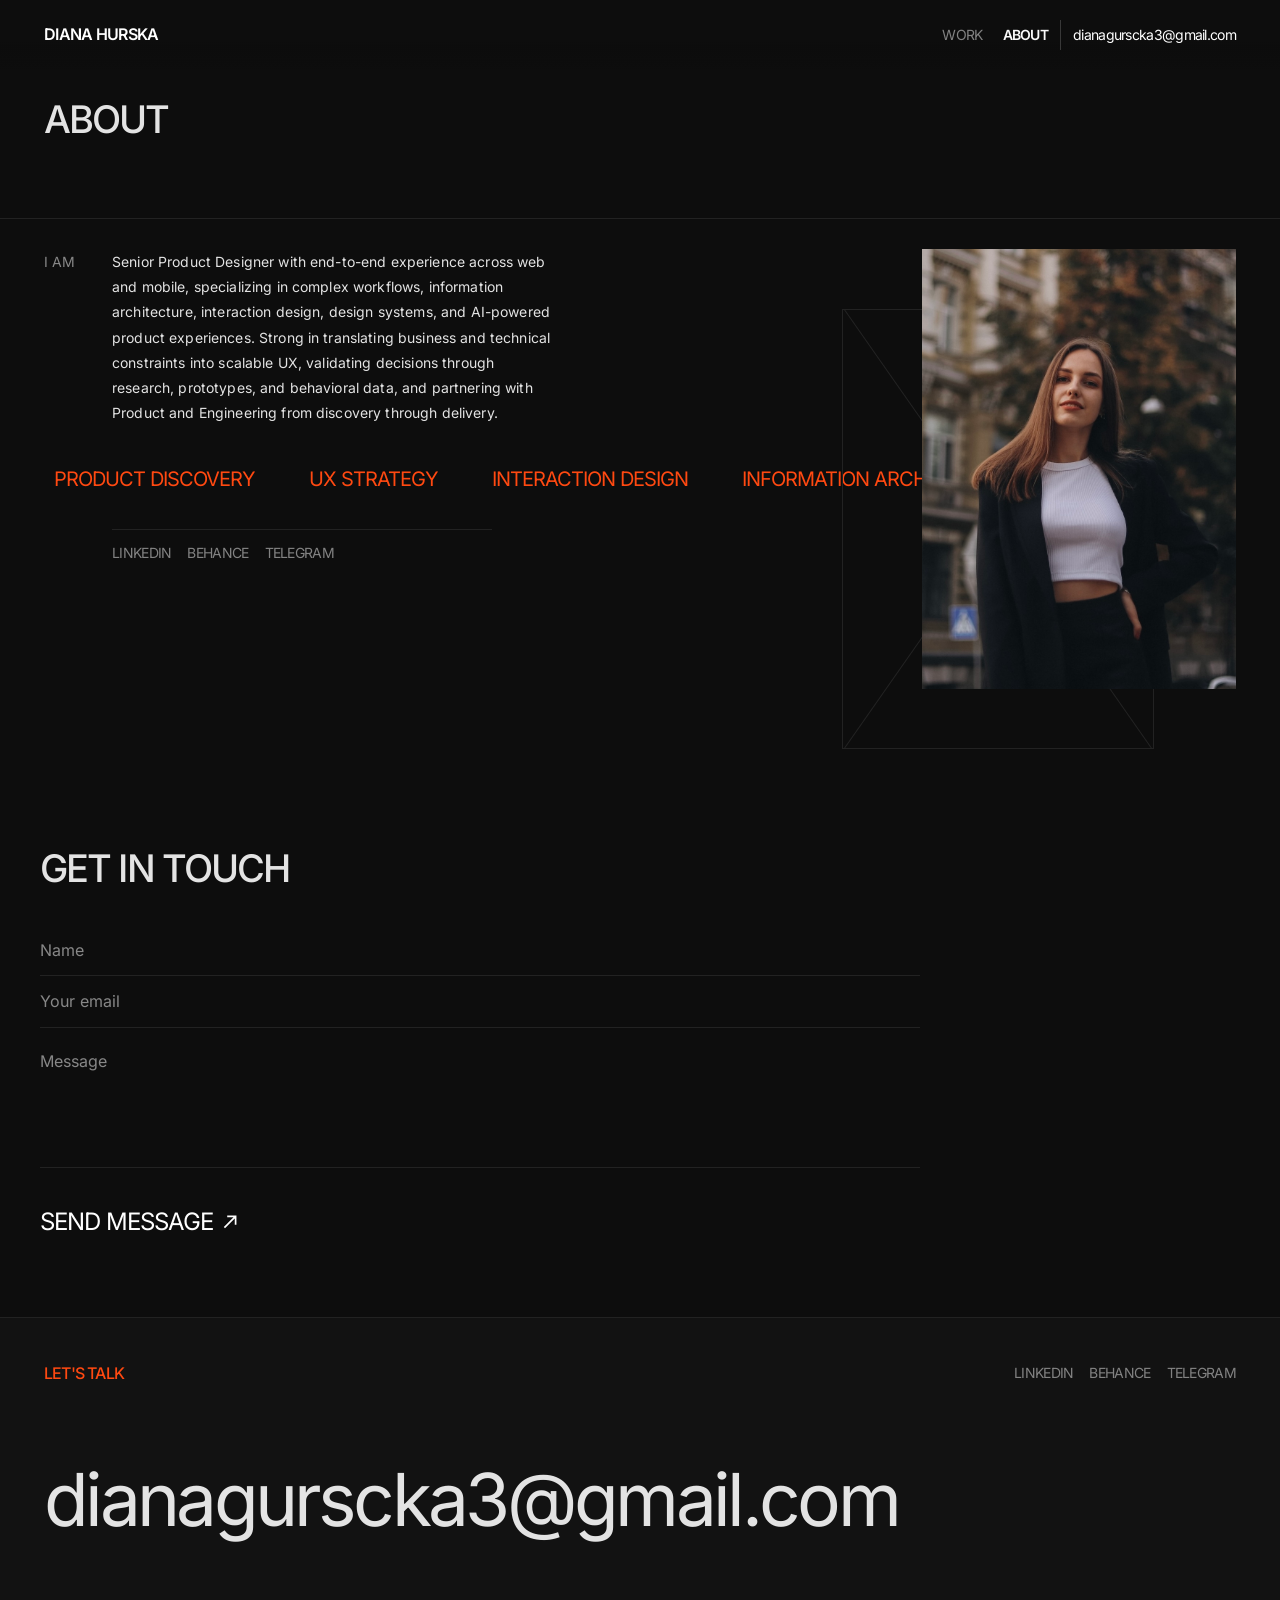
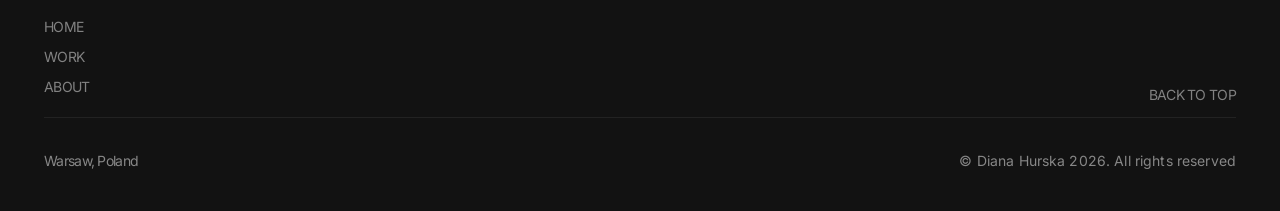
<file: about.html>
<!doctype html>
<html lang="en">
<head>
  <meta charset="utf-8">
  <meta name="viewport" content="width=device-width, initial-scale=1">
  <title>About — Diana Hurska</title>
  <meta name="description" content="About Diana Hurska, Senior Product Designer based in Warsaw.">
  <meta property="og:title" content="About — Diana Hurska">
  <meta property="og:description" content="About Diana Hurska, Senior Product Designer based in Warsaw.">
  <meta property="og:type" content="website">
  <meta property="og:image" content="https://dianahurska.github.io/portfolio/assets/images/aura/aura-cover.webp">
  <meta name="twitter:card" content="summary_large_image">
  <link rel="icon" href="assets/images/favicon.svg" type="image/svg+xml">
  <link rel="preconnect" href="https://fonts.googleapis.com">
  <link rel="preconnect" href="https://fonts.gstatic.com" crossorigin>
  <link href="https://fonts.googleapis.com/css2?family=Inter:wght@400;500;600;700&display=swap" rel="stylesheet">
  <link rel="preconnect" href="https://api.fontshare.com" crossorigin>
  <link href="https://api.fontshare.com/v2/css?f[]=general-sans@300&display=swap" rel="stylesheet">
  <link rel="stylesheet" href="assets/css/style.css?v=about-layering">
</head>
<body data-page="about" id="top">
  <header id="header"></header>
  <main id="app"></main>
  <footer id="footer"></footer>
  <script src="content.js?v=car-rental-persona-452d42bd"></script>
  <script src="assets/js/main.js?v=recruiter-review"></script>
</body>
</html>
</file>
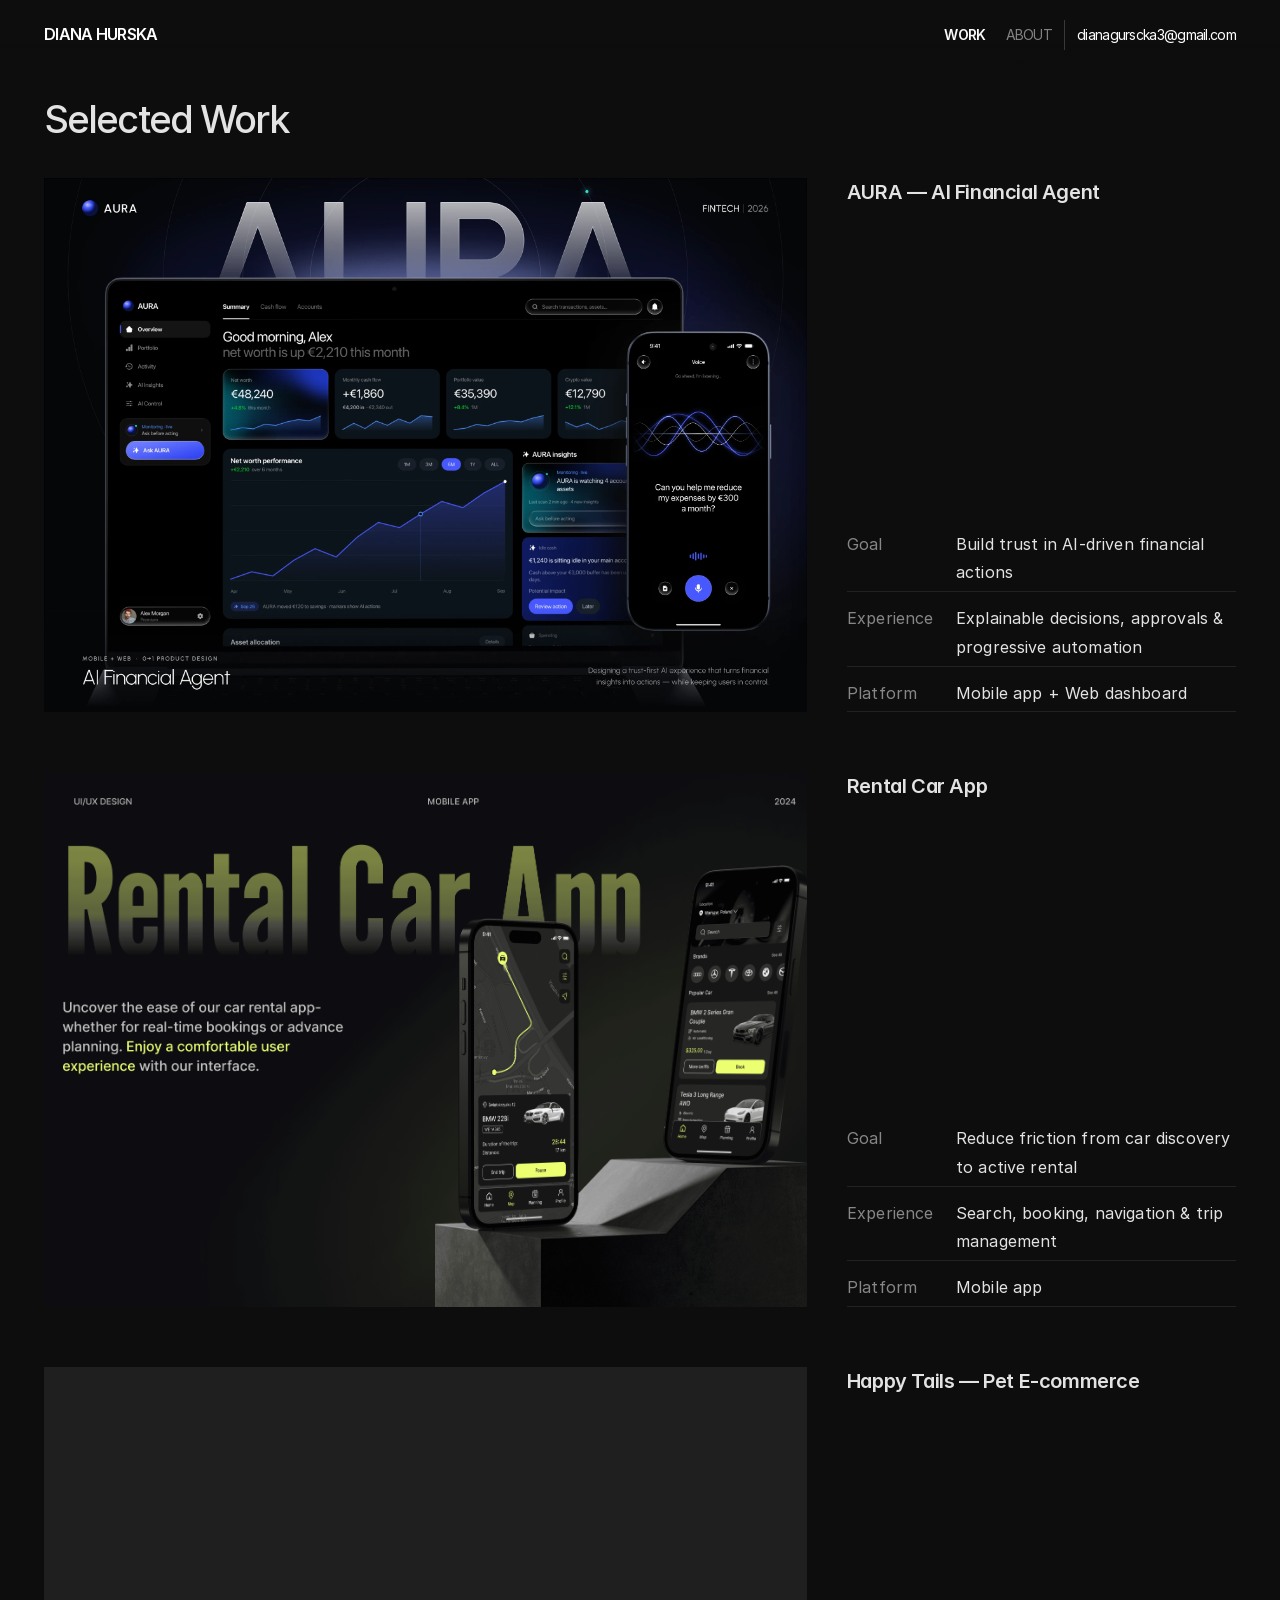
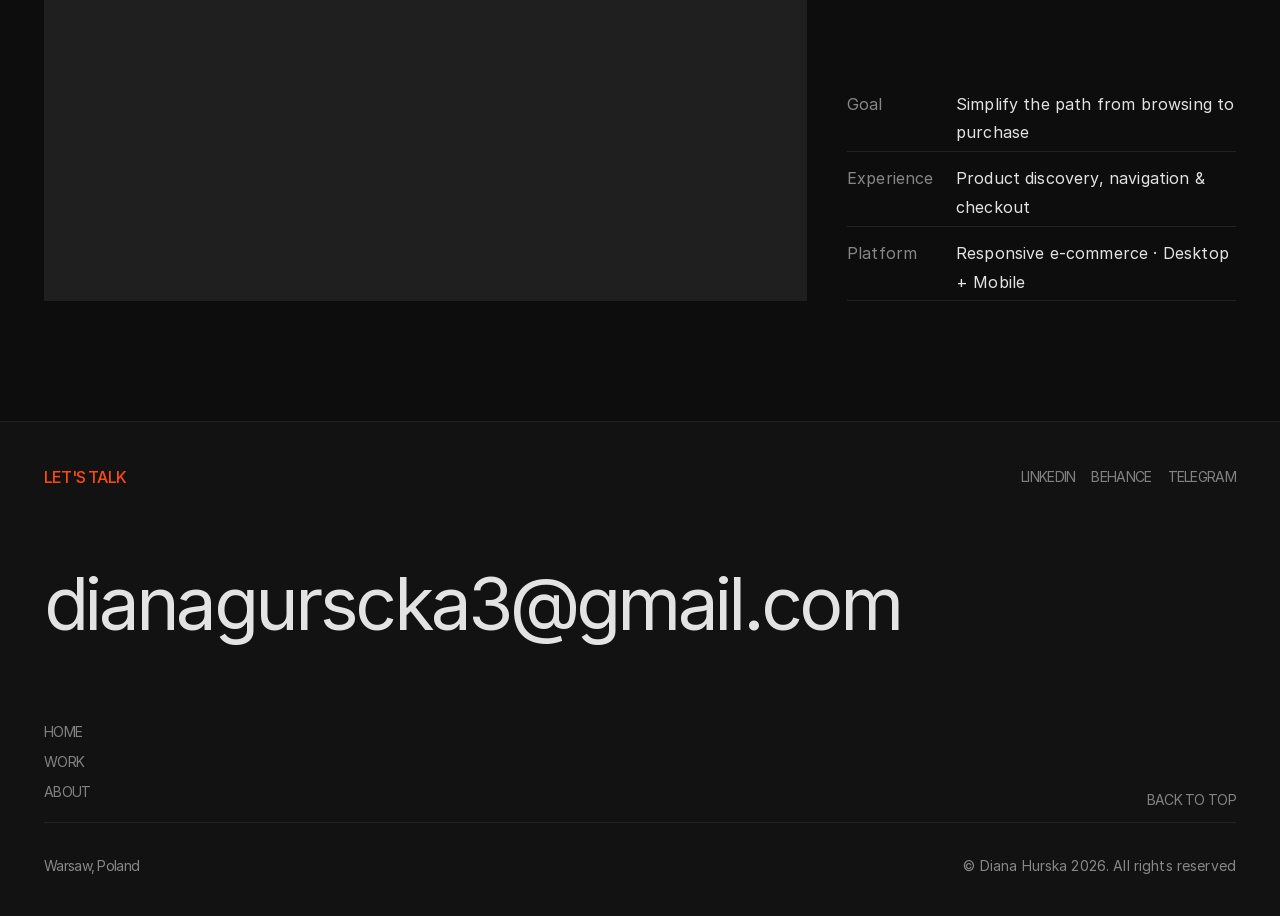
<file: project.html>
<!doctype html>
<html lang="en">
<head>
  <meta charset="utf-8">
  <meta name="viewport" content="width=device-width, initial-scale=1">
  <title>Case study — Diana Hurska</title>
  <meta name="description" content="Product design case studies by Diana Hurska — Senior Product Designer.">
  <meta property="og:title" content="Case study — Diana Hurska">
  <meta property="og:description" content="Product design case studies by Diana Hurska — Senior Product Designer.">
  <meta property="og:type" content="website">
  <meta property="og:image" content="https://dianahurska.github.io/portfolio/assets/images/aura/aura-cover.webp">
  <meta name="twitter:card" content="summary_large_image">
  <link rel="icon" href="assets/images/favicon.svg" type="image/svg+xml">
  <link rel="preconnect" href="https://fonts.googleapis.com">
  <link rel="preconnect" href="https://fonts.gstatic.com" crossorigin>
  <link href="https://fonts.googleapis.com/css2?family=Inter:wght@400;500;600;700&display=swap" rel="stylesheet">
  <link rel="preconnect" href="https://api.fontshare.com" crossorigin>
  <link href="https://api.fontshare.com/v2/css?f[]=general-sans@300&display=swap" rel="stylesheet">
  <link rel="stylesheet" href="assets/css/style.css?v=about-layering">
  <link rel="stylesheet" href="assets/css/case-study.css?v=recruiter-review">
</head>
<body data-page="project" id="top">
  <header id="header"></header>
  <main id="app"></main>
  <footer id="footer"></footer>
  <script src="content.js?v=car-rental-persona-452d42bd"></script>
  <script src="assets/js/case-study.js?v=recruiter-review"></script>
  <script src="assets/js/aura-loader.js?v=recruiter-review"></script>
  <script src="assets/js/main.js?v=recruiter-review"></script>
</body>
</html>
</file>
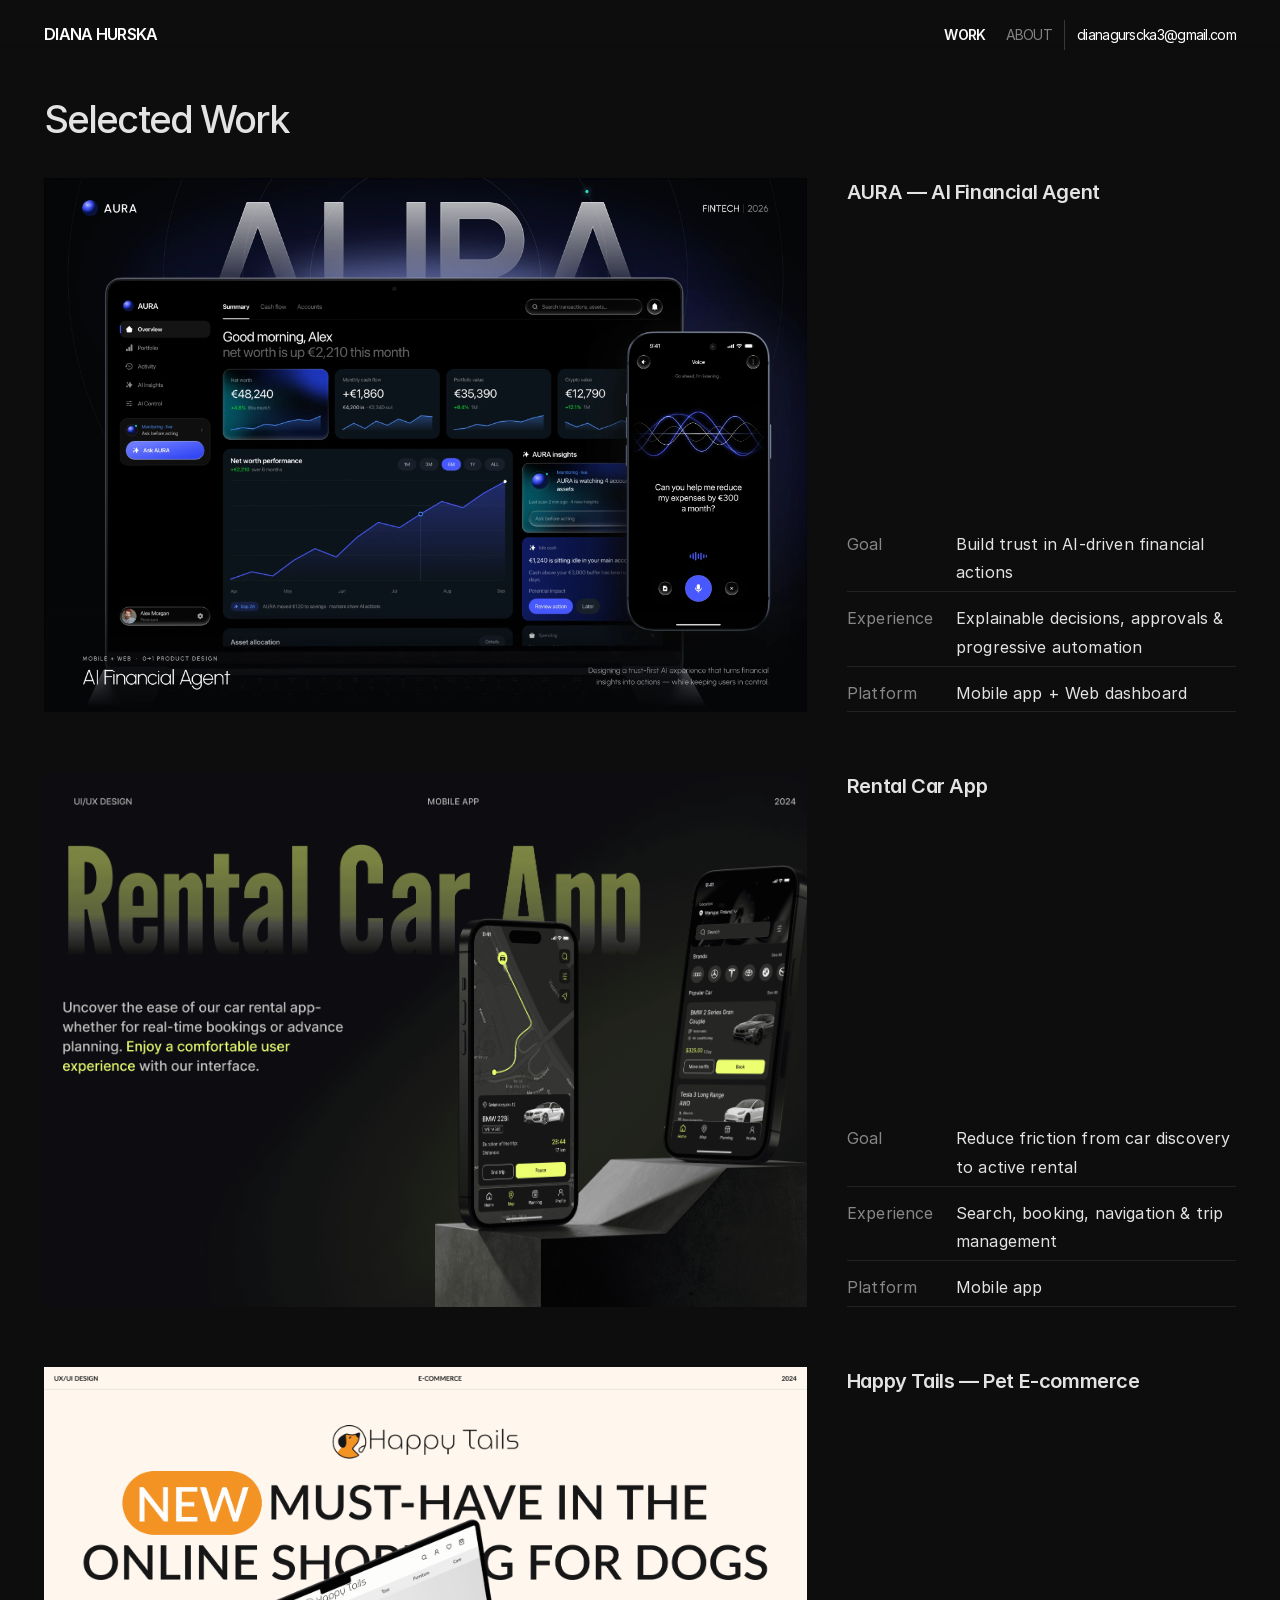
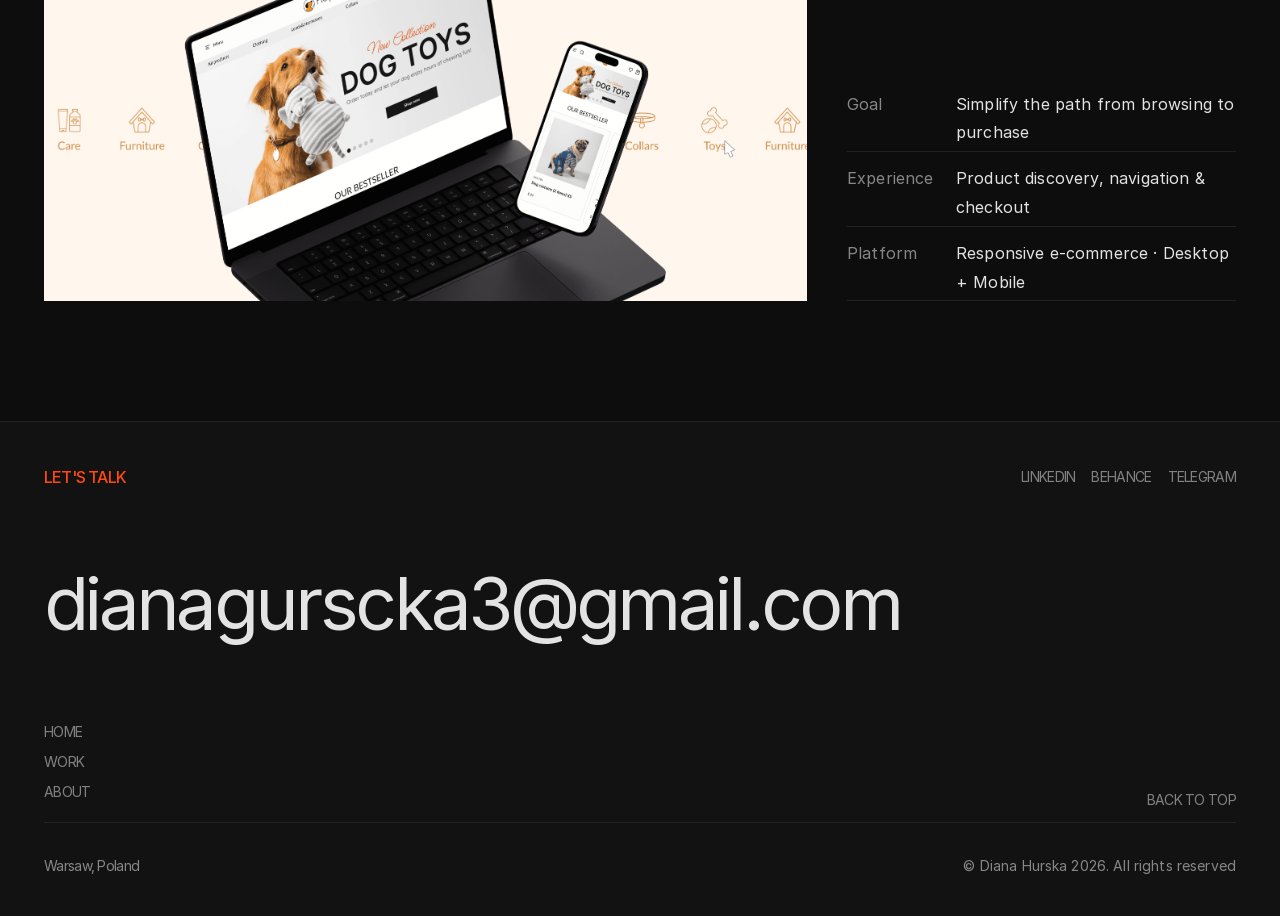
<file: work.html>
<!doctype html>
<html lang="en">
<head>
  <meta charset="utf-8">
  <meta name="viewport" content="width=device-width, initial-scale=1">
  <title>Work — Diana Hurska</title>
  <meta name="description" content="Selected work by Diana Hurska, Senior Product Designer.">
  <meta property="og:title" content="Work — Diana Hurska">
  <meta property="og:description" content="Selected work by Diana Hurska, Senior Product Designer.">
  <meta property="og:type" content="website">
  <meta property="og:image" content="https://dianahurska.github.io/portfolio/assets/images/aura/aura-cover.webp">
  <meta name="twitter:card" content="summary_large_image">
  <link rel="icon" href="assets/images/favicon.svg" type="image/svg+xml">
  <link rel="stylesheet" href="assets/css/style.css?v=about-layering">
  <link rel="stylesheet" href="assets/css/work.css?v=prysm-spacing">
</head>
<body data-page="work" id="top">
  <header id="header"></header>
  <main id="app"></main>
  <footer id="footer"></footer>
  <script src="content.js?v=car-rental-persona-452d42bd"></script>
  <script src="assets/js/work.js?v=project-goals"></script>
  <script src="assets/js/main.js?v=recruiter-review"></script>
</body>
</html>
</file>
<file: assets/css/style.css>
:root {
  --bg: #0d0d0d;
  --bg-2: #121212;
  --card: #1a1a1a;
  --line: #222;
  --text: #e3e3e3;
  --muted: #878787;
  --nav: #828282;
  --dim: #636363;
  --digits: #c7c7c7;
  --accent: #FF4911;
  --gutter: 44px;
  --font: "Inter", -apple-system, BlinkMacSystemFont, "Helvetica Neue", Arial, sans-serif;
  --font-num: "General Sans", "Inter", sans-serif;
  --tight: -0.05em;
}

* { box-sizing: border-box; margin: 0; padding: 0; }
html { scroll-behavior: smooth; background: var(--bg); }
body {
  background: var(--bg);
  color: var(--text);
  font-family: var(--font);
  font-size: 14px;
  line-height: 1.4;
  letter-spacing: 0.01em;
  font-optical-sizing: none;
  -webkit-font-smoothing: antialiased;
}
a { color: inherit; text-decoration: none; }
img, video { display: block; max-width: 100%; }
ul { list-style: none; }
button, input, textarea { font: inherit; color: inherit; }

.upper { text-transform: uppercase; }
.muted { color: var(--muted); }
.accent { color: var(--accent); }
.wrap { padding-inline: var(--gutter); }

/* ---------- Header ---------- */
.header {
  position: fixed; top: 0; left: 0; right: 0; z-index: 50;
  display: flex; justify-content: space-between; align-items: flex-start;
  padding: 26px var(--gutter) 18px;
  background: linear-gradient(var(--bg) 60%, rgba(13, 13, 13, 0));
  font-size: 14px; letter-spacing: var(--tight);
}
.header .brand { text-transform: uppercase; font-weight: 500; line-height: 1.2; max-width: 260px; color: #fff; }
.header .brand .nm { font-size: 16px; font-weight: 600; }
.header .brand .tag { display: block; }
.header .brand .nm { display: none; }
.header.scrolled .brand .tag, .header.compact .brand .tag { display: none; }
.header.scrolled .brand .nm, .header.compact .brand .nm { display: block; }
.nav { display: flex; align-items: center; gap: 20px; padding-top: 2px; }
.nav a { text-transform: uppercase; color: var(--nav); line-height: 1; transition: color .2s; }
.nav a:hover { color: #fafafa; }
.nav a.active { color: #fafafa; font-weight: 600; }
.nav .mail { text-transform: none; color: #fff; padding: 8px 0 8px 12px; margin-block: -8px; border-left: 1px solid #383838; }
.nav .at { display: none; font-size: 20px; font-weight: 600; color: #fff; }

/* ---------- Home ---------- */
.home { display: grid; grid-template-columns: minmax(0, 1fr) minmax(0, 2fr); gap: 0 80px; padding: 84px var(--gutter) clamp(96px, 12vw, 180px); }
.home-side { position: relative; }
.home-side .sticky {
  position: sticky; top: 84px;
  min-height: calc(100vh - 84px - 30px);
  display: flex; flex-direction: column; justify-content: space-between; gap: 48px;
}
.hero-name { font-size: 83px; line-height: .9; font-weight: 500; letter-spacing: var(--tight); }
.hero-loc { margin-top: 16px; font-size: 16px; font-weight: 500; line-height: 1; letter-spacing: var(--tight); color: var(--muted); text-transform: uppercase; }
.hero-tag-m { display: none; }
.core-skills { border-top: 1px solid var(--line); padding-top: 24px; }
.core-skills h2 { font-size: 22px; line-height: 1.3; font-weight: 600; letter-spacing: -.02em; margin-bottom: 24px; }
.core-skills h3 { font-size: 16px; line-height: 1.4; font-weight: 600; margin-bottom: 12px; }
.core-skills-group + .core-skills-group { margin-top: 28px; }
.core-skills ul { list-style: disc; padding-left: 20px; }
.core-skills li { color: var(--muted); font-size: 16px; line-height: 1.5; overflow-wrap: break-word; }
.core-skills li + li { margin-top: 8px; }

.projects { display: flex; flex-direction: column; gap: 20px; }
.project-card { position: relative; display: block; overflow: hidden; aspect-ratio: 864 / 606; background: var(--card); }
.project-card img { width: 100%; height: 100%; object-fit: cover; transition: transform .8s cubic-bezier(.2, .7, .2, 1); }
.project-card:hover img { transform: scale(1.04); }
.project-card .info {
  position: absolute; left: 0; right: 0; bottom: 0;
  display: flex; justify-content: space-between; align-items: flex-end; gap: 16px;
  padding: 24px; color: #fff;
  background: linear-gradient(transparent, rgba(0, 0, 0, .55));
  opacity: 0; transform: translateY(10px); transition: opacity .35s, transform .35s;
}
.project-card:hover .info, .project-card:focus-visible .info { opacity: 1; transform: none; }
.project-card .card-arrow { flex: none; width: 18px; height: 18px; color: #c2c2c2; opacity: 0; transform: translate(-3px, 3px); transition: opacity .35s, transform .35s; }
.project-card .card-arrow svg { display: block; width: 100%; height: 100%; }
.project-card:hover .card-arrow, .project-card:focus-visible .card-arrow { opacity: 1; transform: none; }
.project-card .info h3 { font-size: 18px; font-weight: 600; line-height: 1; letter-spacing: var(--tight); color: #fafafa; }
.project-card .info p { font-size: 14px; font-weight: 500; line-height: 1; letter-spacing: var(--tight); color: #ebebeb; }
.project-card .info p span { font-weight: 400; color: #949494; }

/* ---------- Sections ---------- */
.section { padding: 0 var(--gutter); }
.section-inner { border-top: 1px solid var(--line); padding-top: 28px; }
.section-title { font-size: 16px; line-height: 1; letter-spacing: var(--tight); text-transform: uppercase; font-weight: 500; margin-bottom: 40px; }

/* Recent */
.recent { padding-top: 120px; }
.recent-head { display: grid; grid-template-columns: 1fr auto; gap: 8px 24px; margin-bottom: 64px; }
.recent-head h2 { font-size: 20px; font-weight: 600; line-height: 1.4; letter-spacing: -0.02em; }
.tags { display: flex; color: var(--dim); font-size: 16px; letter-spacing: var(--tight); }
.tags span { padding: 0 12px; border-left: 1px solid #383838; }
.tags span:first-child { padding-left: 0; border: 0; }
.visit { display: inline-flex; gap: 6px; align-items: center; font-size: 16px; line-height: 1; letter-spacing: var(--tight); color: #949494; transition: color .2s; }
.visit:hover { color: var(--text); }
.visit svg { width: 10px; height: 10px; }
.recent-media { position: relative; aspect-ratio: 16 / 9; overflow: hidden; background: var(--card); cursor: pointer; }
.recent-media img, .recent-media video { width: 100%; height: 100%; object-fit: cover; }
.play {
  position: absolute; left: 50%; top: 50%; width: 52px; height: 52px; margin: -26px 0 0 -26px;
  border-radius: 50%; background: rgba(60, 60, 60, .75); backdrop-filter: blur(8px);
  display: grid; place-items: center; border: 0; cursor: pointer; transition: transform .2s;
}
.play:hover { transform: scale(1.08); }
.play svg { width: 16px; height: 16px; margin-left: 3px; fill: #fff; }
.recent-media.playing .play { display: none; }

/* Timeline */
.timeline { padding-top: 200px; }
.timeline-list { max-width: calc(66.66% + 27px); }
.tl-row {
  display: grid; grid-template-columns: 140px 1fr auto; align-items: center;
  border-bottom: 1px solid #1d1d1d; padding: 4px 8px 4px 0; font-size: 16px; line-height: 1.8; letter-spacing: 0.01em;
}
.tl-row + .tl-row { margin-top: 10px; }
.tl-row .yr { border-left: 1px solid #383838; padding: 2px 14px; color: var(--muted); }
.tl-row .co { display: flex; align-items: center; gap: 8px; color: var(--muted); }
.tl-row .rl { color: var(--text); }
.tl-row.current { margin-top: 80px; }
.tl-row.current .yr { border-color: var(--accent); color: var(--accent); }
.logo-dot { width: 14px; height: 14px; border-radius: 50%; background: #c2c2c2; color: #000; font-size: 9px; font-weight: 700; display: grid; place-items: center; flex: none; }
.logo-img { width: 14px; height: 14px; object-fit: contain; flex: none; }

/* Numbers */
.numbers { padding-top: 140px; }
/* Each digit column scrolls 0 → target in 3.6s after a short delay;
   the blocks fade up 14px with a small stagger. */
.numbers-grid { display: flex; justify-content: flex-end; flex-wrap: wrap; gap: 40px 96px; }
.num { display: flex; flex-direction: column; opacity: 0; transform: translateY(14px); transition: opacity .6s ease-out, transform .6s ease-out; }
.num.in { opacity: 1; transform: none; }
.num:nth-child(2) { transition-delay: .08s; }
.num:nth-child(3) { transition-delay: .16s; }
.num .val {
  display: flex; align-items: flex-start; overflow: hidden; height: 1em;
  font-family: var(--font-num); font-size: 154px; line-height: 1; font-weight: 300;
  font-variant-numeric: tabular-nums lining-nums; color: var(--digits); user-select: none;
}
.num .val .sfx { color: var(--accent); font-size: .48em; line-height: 1.2; margin-left: .04em; }
.num .lbl { color: var(--muted); font-size: 14px; line-height: 1.8; margin-top: 4px; }
.digit { display: inline-flex; justify-content: center; width: .65em; height: 1em; }
.digit + .digit { margin-left: -.17em; }
.digit > span { display: flex; flex-direction: column; will-change: transform; transition: transform 3.6s cubic-bezier(.5, .1, .2, .9) .175s; }
.digit > span > span { height: 1em; line-height: 1; margin-bottom: 1px; display: flex; align-items: center; justify-content: center; }

/* Stack */
.stack { padding-top: 140px; }
.stack-grid { display: grid; grid-template-columns: repeat(4, 1fr); gap: 4px; }
.stack-card { background: var(--card); padding: 22px; min-height: 186px; display: flex; flex-direction: column; justify-content: space-between; transition: background .25s; }
.stack-card:hover { background: #222; }
.stack-card.wide { grid-column: span 2; }
.stack-card .ic { width: 28px; height: 28px; }
.stack-card .ic-letter { width: 28px; height: 28px; border-radius: 8px; background: #e3e3e3; color: #000; font-weight: 600; display: grid; place-items: center; }
.stack-card h4 { font-weight: 400; font-size: 16px; line-height: 1.8; letter-spacing: 0.01em; margin-bottom: 0; }
.stack-card p { color: var(--muted); font-size: 14px; line-height: 1.8; letter-spacing: 0.01em; }
.stack-card.empty { background: transparent; border: 1px solid var(--line); position: relative; overflow: hidden; }
.stack-card.empty::before, .stack-card.empty::after {
  content: ""; position: absolute; left: 50%; top: 50%; width: 150%; height: 1px; background: var(--line);
}
.stack-card.empty::before { transform: translate(-50%, -50%) rotate(31deg); }
.stack-card.empty::after { transform: translate(-50%, -50%) rotate(-31deg); }

/* Elsewhere */
.elsewhere { padding-top: 140px; padding-bottom: 140px; }
.social-row {
  display: flex; justify-content: space-between; align-items: baseline;
  border-bottom: 1px solid var(--line); padding: 8px 0 4px;
}
.social-row .lbl { font-size: 44px; line-height: 1.3; letter-spacing: var(--tight); transition: color .25s, transform .4s; }
.social-row .hdl { color: var(--dim); font-size: 16px; line-height: 1.3; letter-spacing: var(--tight); }
.social-row:hover .lbl { color: var(--muted); transform: translateX(8px); }

/* ---------- Footer ---------- */
.footer { background: var(--bg-2); padding: 56px var(--gutter) 40px; margin-top: 0; border-top: 1px solid var(--line); }
.footer-top { display: flex; justify-content: space-between; align-items: center; gap: 20px; flex-wrap: wrap; }
.footer-top .lt { color: var(--accent); text-transform: uppercase; font-weight: 500; font-size: 16px; line-height: 1; letter-spacing: var(--tight); }
.footer-socials { display: flex; gap: 16px; flex-wrap: wrap; font-size: 14px; line-height: 1; letter-spacing: var(--tight); color: var(--nav); text-transform: uppercase; }
.footer-socials a:hover { color: var(--text); }
.footer-mail { display: inline-block; margin: 66px 0 50px; font-size: 73px; line-height: 1.3; letter-spacing: var(--tight); word-break: break-word; transition: color .25s; }
.footer-mail:hover { color: var(--muted); }
.footer-mid { display: flex; justify-content: space-between; align-items: flex-end; font-size: 14px; line-height: 1; letter-spacing: var(--tight); text-transform: uppercase; color: var(--nav); padding-bottom: 20px; border-bottom: 1px solid var(--line); }
.footer-mid nav { display: flex; flex-direction: column; gap: 10px; }
.footer-mid a:hover { color: var(--text); }
.footer-bot { display: flex; justify-content: space-between; gap: 16px; flex-wrap: wrap; padding-top: 20px; font-size: 14px; line-height: 1.4; letter-spacing: var(--tight); color: var(--muted); }
.footer-bot span:last-child { letter-spacing: 0.01em; }

/* ---------- About ---------- */
.page { padding-top: 84px; }
.page-title { font-size: 38px; line-height: 1; letter-spacing: var(--tight); font-weight: 500; text-transform: uppercase; padding: 0 var(--gutter) 28px; border-bottom: 1px solid var(--line); }
.about-grid { display: grid; grid-template-columns: minmax(0, 1fr) minmax(0, 1fr); gap: 40px; padding: 18px var(--gutter) 0; }
.about-bio { display: grid; grid-template-columns: 68px 1fr; max-width: 520px; }
.about-bio .lbl { color: var(--muted); text-transform: uppercase; font-size: 14px; line-height: 1.8; }
.about-bio p { font-size: 14px; line-height: 1.8; max-width: 440px; }
.about-socials { display: flex; gap: 16px; flex-wrap: wrap; border-top: 1px solid var(--line); margin-top: 40px; padding-top: 16px; font-size: 14px; line-height: 1; letter-spacing: var(--tight); color: var(--nav); text-transform: uppercase; max-width: 380px; }
.about-socials a:hover { color: var(--text); }
.portrait-wrap { position: relative; z-index: 3; justify-self: end; width: 320px; padding: 0 0 60px 80px; }
.portrait-frame { position: absolute; left: 0; top: 60px; width: 312px; height: 440px; border: 1px solid var(--line); overflow: hidden; }
.portrait-frame::before, .portrait-frame::after { content: ""; position: absolute; left: 50%; top: 50%; width: 180%; height: 1px; background: var(--line); }
.portrait-frame::before { transform: translate(-50%, -50%) rotate(55deg); }
.portrait-frame::after { transform: translate(-50%, -50%) rotate(-55deg); }
.portrait-wrap img { position: relative; width: 314px; aspect-ratio: 314 / 440; object-fit: cover; }
.portrait-wrap { width: 394px; }
.page { overflow-x: hidden; }
.about-copy { position: relative; z-index: 2; }
.marquee { overflow: hidden; width: 100vw; margin: 44px 0 0 calc(var(--gutter) * -1); pointer-events: none; }
.marquee-track { display: flex; width: max-content; animation: marquee 60s linear infinite; }
.marquee-track span { color: var(--accent); text-transform: uppercase; font-size: 20px; line-height: 1; letter-spacing: var(--tight); padding: 0 0 0 54px; white-space: nowrap; }
@keyframes marquee { to { transform: translateX(-50%); } }

.touch { display: block; padding: 60px var(--gutter) 120px; }
.touch h2 { font-size: 38px; line-height: 1; letter-spacing: var(--tight); font-weight: 500; text-transform: uppercase; margin-bottom: 30px; }
.form { display: flex; flex-direction: column; max-width: 880px; }
.form input, .form textarea { background: transparent; border: 0; border-bottom: 1px solid var(--line); padding: 14px 0; outline: none; font-size: 16px; resize: none; }
.form input::placeholder, .form textarea::placeholder { color: var(--muted); }
.form input:focus, .form textarea:focus { border-color: #555; }
.form textarea { height: 140px; padding-top: 22px; }
.form button { align-self: flex-start; background: none; border: 0; cursor: pointer; margin-top: 40px; font-size: 24px; line-height: 1.2; letter-spacing: -0.04em; color: #fff; text-transform: uppercase; display: flex; gap: 10px; align-items: center; }
.form button svg { width: 14px; height: 14px; transition: transform .25s; }
.form button:hover svg { transform: translate(3px, -3px); }
.form .status { margin-top: 16px; color: var(--muted); }

/* ---------- Project page ---------- */
.p-hero { padding: 84px var(--gutter) 0; }
.p-hero .cover { aspect-ratio: 1352 / 780; overflow: hidden; background: var(--card); }
.p-hero .cover img { width: 100%; height: 100%; object-fit: cover; }
.p-head { display: flex; justify-content: space-between; align-items: center; padding: 60px var(--gutter) 22px; }
.p-head h1 { font-size: 38px; line-height: 1; letter-spacing: var(--tight); font-weight: 500; }
.p-meta { display: flex; gap: 0; padding: 22px var(--gutter); border-top: 1px solid var(--line); margin: 0 var(--gutter); padding-inline: 0; }
.p-meta div { flex: 1; color: var(--muted); font-size: 16px; line-height: 1.1; letter-spacing: normal; }
.p-meta div:last-child { flex: .9; }
.p-meta b { color: var(--text); font-weight: 400; margin-left: 6px; }
.p-about { display: grid; grid-template-columns: 1fr 1fr; gap: 40px; padding: 100px var(--gutter) 80px; }
.p-about .lbl { color: #949494; font-size: 16px; line-height: 1; letter-spacing: var(--tight); }
.p-about p { font-size: 16px; line-height: 1.8; max-width: 680px; justify-self: end; }
.p-about p b { font-weight: 700; }
.blocks { display: flex; flex-direction: column; gap: 8px; padding: 0 var(--gutter); }
.blk-img img, .blk-pair img, .blk-split img { width: 100%; height: 100%; object-fit: cover; background: var(--card); }
.blk-img { aspect-ratio: 1352 / 780; overflow: hidden; }
.blk-pair { display: grid; grid-template-columns: 1fr 1fr; gap: 8px; }
.blk-pair > div { aspect-ratio: 672 / 712; overflow: hidden; }
.blk-text { padding: 36px 0 120px; max-width: 900px; }
.blk-text h3 { font-size: 20px; font-weight: 600; line-height: 1.4; letter-spacing: -0.02em; margin-bottom: 26px; }
.blk-text p { font-size: 16px; line-height: 1.8; }
.blk-quote { padding: 120px 0; max-width: 960px; }
.blk-quote p { font-size: 22px; font-weight: 500; line-height: 1.7; letter-spacing: normal; }
.blk-quote span { display: block; margin-top: 28px; color: var(--muted); font-size: 14px; line-height: 1.8; }
.blk-split { display: grid; grid-template-columns: 1fr 1fr; gap: 150px; align-items: end; padding: 60px 0 120px; }
.blk-split > div:first-child { aspect-ratio: 678 / 576; overflow: hidden; }
.blk-split h3 { font-size: 20px; font-weight: 600; line-height: 1.4; letter-spacing: -0.02em; margin-bottom: 26px; }
.blk-split p { color: var(--muted); font-size: 16px; line-height: 1.8; max-width: 460px; }
.blk-video video { width: 100%; }
.more { display: grid; grid-template-columns: 1fr 1fr; gap: 40px; padding: 40px var(--gutter) 100px; margin: 40px var(--gutter) 0; border-top: 1px solid var(--line); padding-inline: 0; }
.more h3 { font-size: 20px; font-weight: 600; line-height: 1.4; letter-spacing: -0.02em; }
.more-list { display: grid; grid-template-columns: 1fr 1fr; gap: 12px; }
.more-list a { aspect-ratio: 334 / 230; overflow: hidden; display: block; background: var(--card); }
.more-list img { width: 100%; height: 100%; object-fit: cover; transition: transform .6s; }
.more-list a:hover img { transform: scale(1.05); }

/* ---------- Reveal on scroll ---------- */
.reveal { opacity: 0; transform: translateY(30px); transition: opacity .9s ease, transform .9s cubic-bezier(.2, .7, .2, 1); }
.reveal.in { opacity: 1; transform: none; }
@media (prefers-reduced-motion: reduce) {
  .reveal, .num { opacity: 1; transform: none; transition: none; }
  .digit > span { transition: none; }
  .project-card .info, .project-card .card-arrow { transition: none; }
  .marquee-track { animation: none; }
  html { scroll-behavior: auto; }
}

/* ---------- Tablet ---------- */
@media (max-width: 1100px) {
  :root { --gutter: 28px; }
  .home { gap: 0 40px; }
  .hero-name { font-size: 57px; }
  .num .val { font-size: 95px; }
  .num .val .sfx { font-size: .63em; }
  .footer-mail { font-size: 52px; }
  .stack-grid { grid-template-columns: repeat(2, 1fr); }
  .blk-split { gap: 60px; }
}

/* ---------- Mobile ---------- */
@media (max-width: 760px) {
  :root { --gutter: 16px; }
  .header { padding-top: 24px; font-size: 14px; align-items: center; }
  .header .brand { display: none; }
  .header.scrolled .brand { display: block; order: 0; }
  .header.compact .brand { display: block; }
  .header { justify-content: space-between; }
  .nav { gap: 20px; width: 100%; justify-content: flex-start; }
  .header.scrolled .nav, .header.compact .nav { width: auto; }
  .nav .mail { display: none; }
  .nav .at { display: block; margin-left: auto; }
  .header.scrolled .nav .at, .header.compact .nav .at { display: none; }

  .home { grid-template-columns: 1fr; padding-top: 72px; }
  .home-side .sticky { display: contents; }
  .hero { order: 1; }
  .projects { order: 2; }
  .core-skills { order: 3; }
  .hero-name { font-size: 50px; }
  .hero-tag-m { display: block; text-transform: uppercase; font-size: 16px; line-height: 1.4; letter-spacing: var(--tight); margin-top: 24px; font-weight: 500; color: #fff; }
  .hero-loc { margin-top: 40px; }
  .recent-head h2 { font-size: 18px; }
  .projects {
    flex-direction: row; overflow-x: auto; scroll-snap-type: x mandatory; gap: 8px;
    margin: 50px calc(var(--gutter) * -1) 80px; padding: 0 var(--gutter);
    scrollbar-width: none;
  }
  .projects::-webkit-scrollbar { display: none; }
  .project-card { flex: 0 0 88%; scroll-snap-align: start; }
  .project-card .info { opacity: 1; transform: none; padding: 16px; }
  .project-card .card-arrow { opacity: 1; transform: none; }
  .home-side { display: contents; }

  .recent { padding-top: 60px; }
  .recent-head { grid-template-columns: 1fr; margin-bottom: 30px; }
  .recent-head .visit { justify-self: end; margin-top: 20px; }
  .timeline { padding-top: 80px; }
  .timeline-list { max-width: none; }
  .tl-row { grid-template-columns: 1fr 1fr; padding: 12px 0; font-size: 16px; }
  .tl-row .rl { grid-column: 2; margin-top: 10px; }
  .tl-row .yr { grid-row: span 2; align-self: start; }
  .numbers { padding-top: 80px; }
  .numbers-grid { flex-direction: column; gap: 40px; }
  .numbers-grid { justify-content: flex-start; }
  .num .val { font-size: 105px; }
  .num .val .sfx { font-size: .52em; }
  .stack { padding-top: 80px; }
  .stack-grid { grid-template-columns: 1fr 1fr; }
  .stack-card.wide { grid-column: span 2; }
  .elsewhere { padding: 80px var(--gutter) 80px; }
  .social-row .lbl { font-size: 27px; }

  .footer-mail { font-size: 28px; margin: 50px 0 40px; }
  .footer { padding: 40px var(--gutter) 24px; }
  .footer-top { flex-direction: column; align-items: flex-start; gap: 30px; }
  .footer-socials { display: flex; gap: 24px; }


  .about-grid { grid-template-columns: 1fr; }
  .portrait-wrap { justify-self: start; width: 100%; max-width: 394px; padding-left: 40px; }
  .portrait-frame { width: calc(100% - 40px); height: auto; aspect-ratio: 314 / 440; top: 40px; }
  .portrait-wrap img { width: 100%; }
  .page { position: relative; padding-bottom: 50px; }
  .about-copy { position: static; }
  .marquee { position: absolute; left: 0; bottom: 0; margin: 0; width: 100%; }
  .touch { grid-template-columns: 1fr; gap: 20px; padding-bottom: 80px; }

  .p-hero { padding-top: 72px; }
  .p-meta { flex-direction: column; gap: 10px; }
  .p-about { grid-template-columns: 1fr; padding: 40px var(--gutter); gap: 16px; }
  .p-about p { justify-self: start; }
  .blk-pair { grid-template-columns: 1fr; }
  .blk-text { padding: 30px 0 60px; }
  .blk-quote { padding: 60px 0; }
  .blk-quote p { font-size: 18px; }
  .blk-split { grid-template-columns: 1fr; gap: 30px; padding: 30px 0 60px; }
  .more { grid-template-columns: 1fr; }
}

/* Prysm desktop geometry: 1500px pages and 1410px header/footer content. */
@media (min-width: 810px) {
  :root {
    --site-max: 1500px;
    --chrome-max: 1410px;
    --desktop-gutter: 20px;
    --gutter: var(--desktop-gutter);
    --chrome-gutter: 44px;
  }
  .header {
    height: 69px;
    padding: 0 max(var(--chrome-gutter), calc((100% - var(--chrome-max)) / 2));
    align-items: center;
  }
  .nav { gap: 4px; padding-top: 0; }
  .nav a:not(.mail):not(.at) { padding: 8px; }
  .nav .mail { margin-block: 0; }

  .home, .section { max-width: var(--site-max); margin-inline: auto; }
  .home {
    grid-template-columns: minmax(0, 1fr) minmax(0, 64%);
    gap: 0;
    padding-top: 85px;
    padding-bottom: 120px;
  }
  .home-side .sticky {
    top: 85px;
    height: 100vh;
    min-height: 0;
    max-width: 450px;
    padding: 0 40px 120px 0;
  }
  .project-card .info { padding: 30px 3%; }

  .footer {
    padding: 40px max(var(--chrome-gutter), calc((100% - var(--chrome-max)) / 2));
  }
  .footer-top { min-height: 30px; }
  .footer-mail { display: block; margin-block: 65px; }
  .footer-mid { position: relative; padding-bottom: 16px; border-bottom: 0; }
  .footer-mid::after { content: ""; position: absolute; inset: auto 0 0; height: 1px; background: var(--line); }
  .footer-mid nav { gap: 0; }
  .footer-mid nav a { padding-block: 8px; }
  .footer-bot { padding-top: 33px; }

  .page { padding-top: 100px; }
  .page-title { max-width: var(--site-max); margin-inline: auto; padding-bottom: 80px; }
  .about-grid { max-width: var(--site-max); margin: 14px auto 0; padding-top: 16px; }
  .marquee { margin-left: calc((min(100vw, var(--site-max)) - 100vw) / 2 - var(--gutter)); }
  .touch { max-width: var(--site-max); margin-inline: auto; padding: 100px 40px 80px; }
  .touch h2 { margin-bottom: 38px; }

  /* Shared outer spacing also applies to the older project routes. */
  body[data-page="project"] #app:not(.aura-case):not(.case-study) { max-width: var(--site-max); margin-inline: auto; }
  .p-hero { padding-top: 120px; }
  .p-head { padding-top: 74px; padding-bottom: 29px; }
  .p-meta { padding-block: 16px; }
  .p-about { padding-top: 80px; padding-bottom: 140px; }
  .blocks { gap: 0; }
  .blocks > * + .blk-img, .blocks > * + .blk-pair, .blocks > * + .blk-video { margin-top: 140px; }
  .blk-text { padding: 24px 0 0; }
  .blk-text h3, .blk-split h3 { margin-bottom: 19px; }
  .blk-quote { margin-top: 140px; padding-block: 0; }
  .blk-split { margin-top: 140px; padding-block: 0; }
  .more { margin-top: 140px; margin-bottom: 60px; padding-block: 44px; }
}
@media (min-width: 810px) and (max-width: 1199px) {
  body[data-page="home"], body[data-page="work"] { --chrome-gutter: 20px; }
  .home-side .sticky { padding-right: 30px; }
  .touch { padding-inline: 20px; }
}
@media (min-width: 1200px) {
  :root { --desktop-gutter: 44px; }
}
</file>
<file: aura-case-study/css/aura-case.css>
/* Layout: every section opens like the site's case header — label, title, hairline — then a compact
   horizontal composition (text left, visual right, or equal columns). One radius for all surfaces,
   every mockup framed, one blue family taken from the product screens. */
:root{
  color-scheme:dark;
  --bg:#0d0d0d; --surface:#161616; --surface-2:#1f1f1f; --black:#000;
  --line:rgba(255,255,255,.1);
  --fg:#ededed; --muted:#9b9b9b; --faint:#5c5c5c;
  --blue:#4b57ff; --blue-soft:#6072ff; --blue-deep:#1b2063;
  --display:"Inter",system-ui,-apple-system,"Segoe UI",sans-serif;
  --body:"Inter",system-ui,-apple-system,"Segoe UI",sans-serif;
  --mono:var(--body);
  --t-title:clamp(36px,4.6vw,66px); --t-num:clamp(48px,5vw,76px);
  --t-xl:clamp(20px,1.75vw,25px); --t-lg:clamp(16px,1.2vw,18px); --t-md:15px; --t-sm:13.5px; --t-xs:12px;
  --gutter:clamp(16px,4vw,56px); --max:1240px;
  --r:16px; --r-in:8px;
  --pad:clamp(18px,1.8vw,26px); --gap:12px;
  --body-gap:clamp(28px,3.4vw,52px); --sec:clamp(88px,10vw,152px);
  --ease:cubic-bezier(.2,.7,.2,1);
}
*{box-sizing:border-box}
body{margin:0;background:var(--bg);color:var(--fg);font:400 var(--t-md)/1.6 var(--body);-webkit-font-smoothing:antialiased;overflow-x:clip}
img{display:block;max-width:100%;height:auto}
p,h1,h2,h3,dl,dd,ul,ol,figure{margin:0;padding:0} ul,ol{list-style:none}
h1,h2{font:400 var(--t-title)/1.04 var(--display);letter-spacing:-.04em;text-wrap:balance}
h2 em{font-style:normal;color:var(--muted)}
h3{font:500 var(--t-lg)/1.3 var(--body);letter-spacing:-.01em;text-wrap:balance}
:focus-visible{outline:2px solid var(--blue-soft);outline-offset:3px}
svg.i{width:30px;height:30px;fill:currentColor;flex:none}
svg.i .cut{fill:none;stroke:var(--tb,var(--surface));stroke-width:2;stroke-linecap:round;stroke-linejoin:round}
svg.i .cutf{fill:var(--tb,var(--surface))}
svg.i .ring{fill:none;stroke:currentColor;stroke-width:2}

.wrap{max-width:var(--max);margin-inline:auto;padding-inline:var(--gutter)}
.label{display:block;font:500 var(--t-xs)/1.4 var(--body);letter-spacing:.06em;text-transform:uppercase;color:var(--muted)}
.label--gap{margin-bottom:14px}
.chip-row{display:flex;align-items:center;gap:12px;margin-bottom:6px}
.chip{display:grid;place-items:center;width:40px;height:40px;border-radius:12px;background:var(--blue);flex:none}
.chip svg{width:22px;height:22px;fill:#fff}
.chip--inv{background:#fff} .chip--inv svg{fill:var(--blue)}
.tile.survey{grid-template-columns:minmax(0,1fr) minmax(0,34%);gap:0;padding:0;overflow:hidden;align-items:stretch}
.survey > .stack{padding:var(--pad)}
.survey-shot{position:relative;min-height:300px;background:#ededfb;overflow:hidden}
.survey-shot img{position:absolute;inset:14px;width:calc(100% - 28px);height:calc(100% - 28px);object-fit:contain;transition:transform .8s var(--ease)}
.survey:hover .survey-shot img{transform:scale(1.03)}
.muted{color:var(--muted)} .fg{color:var(--fg)} .strong{color:var(--fg);font-weight:500}
.xl{font:400 var(--t-xl)/1.22 var(--display);letter-spacing:-.02em;text-wrap:pretty}
.lead{font-size:var(--t-lg);line-height:1.5}

/* ---------- Section head: label · title · hairline ---------- */
.sec{margin-top:var(--sec)}
.head{padding-bottom:clamp(22px,2.6vw,36px);border-bottom:1px solid var(--line);display:grid;gap:16px}
.head{position:relative}
.head::after{content:"";position:absolute;left:0;bottom:-1px;height:2px;width:88px;background:var(--blue);transition:width .9s var(--ease) .15s}
.js-rv .head.rv:not(.in)::after{width:0}
.eyebrow{display:flex;align-items:center;gap:12px;font:500 13px/1 var(--body);letter-spacing:.08em;text-transform:uppercase;color:var(--fg)}
.eyebrow b{display:inline-grid;place-items:center;min-width:40px;height:26px;padding-inline:10px;border-radius:999px;background:var(--blue);color:#fff;font:600 12.5px/1 var(--body);letter-spacing:.02em;font-variant-numeric:tabular-nums}
.head h2{max-width:22ch}
/* scroll reveal (only when JS is running and motion is allowed) */
.js-rv .rv{opacity:0;transform:translateY(22px)}
.js-rv .rv.in{opacity:1;transform:none;transition:opacity .7s ease calc(var(--d,0)*70ms),transform .8s var(--ease) calc(var(--d,0)*70ms),background .35s ease}
.head .sub{color:var(--muted);font-size:var(--t-lg);max-width:64ch}
.body{margin-top:var(--body-gap)}
.cols{display:grid;gap:clamp(20px,2.6vw,40px);align-items:start}
.cols.n2{grid-template-columns:repeat(2,minmax(0,1fr))}
.cols.n3{grid-template-columns:minmax(0,3fr) minmax(0,5fr) minmax(0,4fr)}
.cols.t7{grid-template-columns:minmax(0,7fr) minmax(0,5fr)}
.cols.t5{grid-template-columns:minmax(0,5fr) minmax(0,7fr)}
.stack{display:grid;gap:clamp(14px,1.4vw,20px);align-content:start}

/* ---------- Hero (matches the site's case header) ---------- */
.hero{padding-top:clamp(36px,5vw,72px)}
.hero h1{padding-bottom:clamp(18px,2.2vw,28px);border-bottom:1px solid var(--line)}
.meta{display:grid;grid-template-columns:21% minmax(0,1fr);padding-block:clamp(20px,2.2vw,30px) var(--body-gap);font-size:var(--t-sm)}
.meta-side,.meta-main{display:grid;gap:14px;align-content:start;padding-right:20px}
.meta p{display:flex;gap:8px;flex-wrap:wrap} .meta span{color:var(--muted)}
.meta .year b{font:inherit}
.about{display:grid;grid-template-columns:auto minmax(0,1fr);gap:8px;align-items:baseline}
.about p{display:block;font:inherit;line-height:1.7;max-width:62ch}

/* ---------- Surfaces ---------- */
.tiles{display:grid;gap:var(--gap)}
.tiles.rs{grid-template-columns:minmax(0,7fr) minmax(0,5fr)}
.tiles.n2{grid-template-columns:repeat(2,minmax(0,1fr))}.tiles.n3{grid-template-columns:repeat(3,minmax(0,1fr))}.tiles.n4{grid-template-columns:repeat(4,minmax(0,1fr))}.tiles.n5{grid-template-columns:repeat(6,minmax(0,1fr))} .tiles.n5 > *{grid-column:span 2} .tiles.n5 > :nth-child(n+4){grid-column:span 3}
.tile{background:var(--surface);border-radius:var(--r);padding:var(--pad);display:grid;gap:8px;align-content:start;transition:background .35s ease,transform .45s var(--ease)}
.tile:hover{background:var(--surface-2);transform:translateY(-3px)}
.tile{--tb:var(--surface)} .tile:hover{--tb:var(--surface-2)}
.tile .i{color:var(--fg);margin-bottom:clamp(20px,3vw,44px);transition:transform .5s var(--ease)}
.tile:hover .i{transform:scale(1.1) rotate(-6deg)}
.tile .k{font:500 var(--t-xs) var(--mono);color:var(--faint);position:absolute;top:var(--pad);right:var(--pad)}
.tile{position:relative}
.tile p{color:var(--muted);font-size:var(--t-sm);line-height:1.55}
.tile p.xl{font-size:var(--t-xl);color:var(--fg)}
.tile--row{grid-template-columns:auto minmax(0,1fr);gap:18px;align-items:center} .tile--row .i{margin-bottom:0} .tile--row p{margin-top:4px}
.orow{display:grid;grid-template-columns:minmax(0,3fr) minmax(0,9fr);gap:16px 32px;padding-block:clamp(28px,3.4vw,48px);border-bottom:1px solid var(--line);align-items:start}
.orow:last-child{border-bottom:0}
.orow .big{font:400 clamp(26px,2.9vw,40px)/1.05 var(--display);letter-spacing:-.035em;color:#7d7d7d}
.orow .tile{padding:16px 18px;gap:5px} .orow .tile .i{width:22px;height:22px;margin-bottom:16px}
.orow .tiles.n4{grid-template-columns:repeat(2,minmax(0,1fr))}
.orow .tile h3{font:500 var(--t-md)/1.3 var(--body)}
.orow .wins .tile p{font-size:var(--t-sm);min-height:0} .orow .wins .tile p.xl{font:500 var(--t-md)/1.3 var(--body);letter-spacing:-.01em}
.orow .learned{gap:24px} .orow .learned > div{padding-top:16px;gap:6px}
.orow .learned .i{width:22px;height:22px} .orow .learned h3{font:500 var(--t-md)/1.3 var(--body);letter-spacing:-.01em} .orow .learned p{font-size:var(--t-sm)}
.limits .tile{background:transparent;box-shadow:inset 0 0 0 1px var(--line)} .limits .tile{--tb:var(--bg)}
.limits .tile:hover{background:var(--surface);box-shadow:inset 0 0 0 1px var(--blue);--tb:var(--surface)}
.limits .tile .i{color:var(--blue-soft)}
.wins .tile{--tb:var(--blue);background:var(--blue);gap:6px}
.wins .tile:hover{background:#5560ff;--tb:#5560ff}
.wins .tile .i{color:#fff}
.wins .tile p{color:rgba(255,255,255,.82)} .wins .tile p.xl{color:#fff;font-size:var(--t-xl)}
.learned{gap:clamp(20px,2.6vw,40px)}
.learned > div{position:relative;padding-top:22px;border-top:1px solid var(--line);display:grid;gap:10px;align-content:start}
.learned > div::before{content:"";position:absolute;left:0;top:-1px;height:2px;width:100%;background:var(--blue);transform-origin:left;transition:transform 1.1s var(--ease) calc(var(--d,0)*160ms + .2s)}
.js-rv .learned > .rv:not(.in)::before{transform:scaleX(0)}
.learned .i{width:26px;height:26px;color:var(--blue-soft);--tb:var(--bg);margin-bottom:8px}
.learned h3{font-size:var(--t-xl);font-weight:400;letter-spacing:-.02em;line-height:1.2} .learned p{color:var(--muted)}
.tile--blue,.tile--blue:hover{background:var(--blue)}
.tile--blue .label{color:rgba(255,255,255,.8)} .tile--blue p{color:rgba(255,255,255,.88)} .tile--blue p.xl,.tile--blue h3{color:#fff}
.frame{background:var(--surface);border-radius:var(--r);padding:clamp(16px,2vw,28px);display:grid;place-items:center;overflow:hidden}
.frame > img{border-radius:var(--r-in);width:100%;transition:transform .8s var(--ease)}
.frame:hover > img{transform:scale(1.015)}
.frame--video{padding:clamp(20px,4vw,56px)} .frame--video > img{box-shadow:0 30px 80px -30px rgba(0,0,0,.8)}
.frame--bleed{padding:0} .frame--bleed > img{border-radius:0}
.phone{position:relative;aspect-ratio:640/1391;border-radius:15% / 6.9%;overflow:hidden;background:#000;box-shadow:0 0 0 1px rgba(255,255,255,.22),0 0 0 6px #060606,0 0 0 7px rgba(255,255,255,.1)}
.phone img{position:absolute;inset:0;width:100%;height:100%;object-fit:cover;object-position:top}

/* ---------- Problem slide ---------- */
.prob{display:grid;gap:var(--gap)}
.prob-pair{display:grid;grid-template-columns:repeat(2,minmax(0,1fr));margin-bottom:clamp(20px,2.6vw,40px)}
.prob-side{display:grid;gap:16px;align-content:start;padding-right:clamp(20px,3vw,48px)}
.prob-side + .prob-side{padding-left:clamp(20px,3vw,48px);padding-right:0;border-left:1px solid var(--line)}
.tension{border-block:1px solid var(--line);padding-block:clamp(28px,3.6vw,52px);display:grid;gap:18px;margin-bottom:clamp(20px,2.6vw,40px)}
.tension-line{font:300 clamp(26px,3.3vw,46px)/1.12 var(--display);letter-spacing:-.03em;text-wrap:balance}
.tension-line em{font-style:normal;color:var(--muted)}
.tension-bar{height:3px;border-radius:999px;background:linear-gradient(90deg,var(--blue) 0%,var(--blue) 58%,rgba(255,255,255,.14) 58%);position:relative;margin-top:6px}
.tension-bar i{position:absolute;left:58%;top:50%;width:11px;height:11px;border-radius:50%;background:var(--fg);translate:-50% -50%;box-shadow:0 0 0 5px var(--bg)}
.prob-end{grid-template-columns:minmax(0,5fr) minmax(0,7fr)}
.ptile{gap:8px} .ptile .i{width:26px;height:26px;margin-bottom:18px}
.tile p.pt{font-size:var(--t-lg);line-height:1.45;color:var(--fg)} .tile--blue p.pt{color:#fff}
.tile--blue{--tb:var(--blue)} .tile--blue .i,.tile--blue:hover .i{color:#fff}
.prob .tension{margin:0;padding:clamp(22px,2.6vw,34px) var(--pad);border:0;border-radius:var(--r);box-shadow:inset 0 0 0 1px var(--line);gap:14px}
.prob .tension-line{font:400 clamp(22px,2.4vw,32px)/1.18 var(--display);letter-spacing:-.025em}
.prob .tension-bar i{box-shadow:0 0 0 5px var(--bg)}
.label:has(.li){display:flex;align-items:center;gap:8px}
svg.i.li{width:16px;height:16px;color:var(--blue-soft);--tb:var(--bg);margin:0}


/* ---------- Numerals ---------- */
.nums{display:grid;grid-template-columns:repeat(4,minmax(0,1fr));gap:clamp(24px,3vw,40px) 24px}
.num b{display:flex;align-items:flex-start;font:300 var(--t-num)/.92 var(--display);letter-spacing:-.045em;font-variant-numeric:tabular-nums}
.num b sup{font:400 .32em/1 var(--display);letter-spacing:0;color:var(--blue-soft);margin:.16em 0 0 .16em}
.num p{margin-top:12px;color:var(--muted);font-size:var(--t-sm);max-width:26ch}
.num.quote b{font:400 var(--t-xl)/1.2 var(--display);letter-spacing:-.02em;color:var(--blue-soft);min-height:calc(var(--t-num)*.92)}
.note a{color:var(--fg);text-decoration:underline;text-decoration-color:var(--blue);text-underline-offset:3px;transition:color .2s} .note a:hover{color:var(--blue-soft)}
.note{margin-top:clamp(16px,2vw,24px);color:#858585;font-size:var(--t-xs);max-width:92ch}

/* ---------- Lists & tables ---------- */
.list > *{display:grid;gap:4px 20px;padding-block:12px;border-bottom:1px solid var(--line);align-items:baseline;transition:padding .35s var(--ease),background .3s}
.list > *:first-child{border-top:1px solid var(--line)}
.list > *:not(.th):hover{padding-left:10px}
.list .th{font:500 var(--t-xs) var(--body);letter-spacing:.06em;text-transform:uppercase;color:var(--muted)}
.list small{display:block;color:var(--muted);font-size:var(--t-sm);margin-top:2px}
.list.kv > *{grid-template-columns:minmax(0,1fr) minmax(0,1fr)} .list.kv dd{color:var(--muted);font-size:var(--t-sm)}
.list.hyp > *{grid-template-columns:minmax(0,6fr) minmax(0,2.5fr) minmax(0,2fr)}
.list.tasks > *{grid-template-columns:28px minmax(0,1fr) 96px 96px 96px;font-variant-numeric:tabular-nums}
.list.tasks .n{color:var(--blue-soft);font:500 var(--t-sm) var(--mono)}
.st{display:inline-flex;gap:8px;align-items:center;color:var(--muted)}
.st::before{content:"";width:7px;height:7px;border-radius:50%;box-shadow:inset 0 0 0 1px var(--blue-soft);flex:none}
.st.ok{color:var(--fg)} .st.ok::before{background:var(--blue-soft)}
.dots{display:grid;gap:6px} .dots li{padding-left:16px;position:relative}
.dots li::before{content:"";position:absolute;left:0;top:.7em;width:4px;height:4px;border-radius:50%;background:var(--blue-soft)}
.funnel{display:grid;gap:6px;counter-reset:f}
.funnel li{counter-increment:f;position:relative;isolation:isolate;display:flex;align-items:center;gap:12px;height:46px;padding-inline:16px;border-radius:12px;background:var(--surface);font:500 var(--t-md)/1 var(--body);color:#fff;white-space:nowrap;overflow:hidden}
.funnel li::before{content:"0" counter(f);font:500 var(--t-xs)/1 var(--body);color:rgba(255,255,255,.6);font-variant-numeric:tabular-nums}
.funnel li::after{content:"";position:absolute;z-index:-1;inset:0 auto 0 0;width:max(calc(100% - var(--i)*9%),200px);border-radius:12px;background:color-mix(in srgb,var(--blue) calc(100% - var(--i)*11%),var(--blue-deep));transform-origin:left;transition:transform 1s var(--ease) calc(var(--i)*110ms + .2s),filter .3s}
.funnel li:hover::after{filter:brightness(1.15)}
.funnel li:nth-child(1)::after{background:#6c7aff} .funnel li:nth-child(2)::after{background:#5560ff} .funnel li:nth-child(3)::after{background:#414ce0}
.funnel li:nth-child(4)::after{background:#3239b0} .funnel li:nth-child(5)::after{background:#242a84}
.funnel li.out{color:#151a52} .funnel li.out::before{color:rgba(21,26,82,.6)}
.funnel li:nth-child(6)::after{background:#e9ecff} .funnel li:nth-child(7)::after{background:#c5cbff}
.chain{display:grid;grid-template-columns:repeat(6,minmax(0,1fr)) auto;counter-reset:c}
.chain li{position:relative;padding:26px 14px 0 0;color:var(--muted);font-size:var(--t-sm);line-height:1.4}
.chain li::before{content:"";position:absolute;left:0;right:0;top:5px;height:1px;background:var(--line)}
.chain li::after{content:"";position:absolute;left:0;top:0;width:11px;height:11px;border-radius:50%;background:var(--bg);box-shadow:inset 0 0 0 1.5px var(--blue)}
.chain li:first-child,.chain li:last-child{color:var(--fg);font-weight:500}
.chain li:last-child{padding-right:0;white-space:nowrap} .chain li:last-child::after{background:var(--blue)} .chain li:last-child::before{display:none}
.js-rv .chain li{opacity:0;transform:translateX(-14px)} .js-rv .rv.in .chain li{opacity:1;transform:none;transition:opacity .5s ease calc(var(--k)*110ms + .2s),transform .6s var(--ease) calc(var(--k)*110ms + .2s)}
.ltv p.muted{font-size:var(--t-sm)}
.ltv{margin-top:clamp(24px,3vw,40px);padding-top:clamp(20px,2.4vw,32px);border-top:1px solid var(--line);display:grid;grid-template-columns:minmax(0,1fr) minmax(0,1fr);gap:16px 40px;align-items:center}
.metric-hero{gap:20px;padding:clamp(22px,2.4vw,34px)}
.frac{display:grid;gap:10px;justify-items:start;color:var(--muted);font-size:var(--t-sm)}
.frac i{height:1px;width:100%;max-width:340px;background:var(--blue)}
.mgrid{display:grid;grid-template-columns:repeat(2,minmax(0,1fr));gap:8px}
.mgrid div{padding:14px 16px;border-radius:12px;box-shadow:inset 0 0 0 1px var(--line);transition:background .3s,transform .4s var(--ease)}
.mgrid div:hover{background:var(--surface);transform:translateY(-2px)}
.mgrid div:last-child{grid-column:1/-1}
.mgrid dt{font-weight:500;font-size:var(--t-md)} .mgrid dd{color:var(--muted);font-size:var(--t-sm);margin-top:2px}
.js-rv .rv:not(.in) .funnel li::after{transform:scaleX(0)}
.concept{display:grid;grid-template-columns:48px minmax(0,1fr);padding:16px 18px;border-bottom:1px solid var(--line);transition:background .3s}
.concept:first-child{border-top:1px solid var(--line)} .concept:not(.chosen):hover{background:var(--surface)}
.concept .n{font:500 var(--t-sm) var(--mono);color:var(--muted);display:grid;gap:4px;align-content:start;padding-top:.3em}
.concept .n small{font:500 var(--t-xs) var(--body);color:var(--blue-soft)}
.concept p{margin-top:4px;font-size:var(--t-sm)} .concept .why{color:var(--muted)}
.concept:not(.chosen) h3{color:var(--muted)} .concept:not(.chosen) p{color:var(--faint)} .concept:not(.chosen) .why{color:var(--faint)}
.concept.chosen{border-bottom:0;border-radius:0 0 var(--r) var(--r);background:color-mix(in srgb,var(--blue) 16%,var(--bg))}
.concept.chosen .n{color:var(--blue-soft)}
.concept.chosen h3{display:flex;flex-wrap:wrap;gap:10px;align-items:center;color:var(--fg)}
.concept.chosen .why{color:var(--muted)}
.badge{display:inline-flex;align-items:center;gap:5px;padding:4px 10px 4px 7px;border-radius:999px;background:var(--blue);color:#fff;font:500 11.5px/1 var(--body);letter-spacing:.02em}
.badge svg{width:12px;height:12px;fill:none;stroke:#fff;stroke-width:2;stroke-linecap:round;stroke-linejoin:round}

/* ---------- Information architecture: top-down tree, full width, low height ---------- */
.tree{--v:18px;--tl:rgba(255,255,255,.2);display:grid;justify-items:center}
.node{display:inline-block;padding:9px 20px;border-radius:999px;background:var(--surface-2);font:500 var(--t-sm)/1.2 var(--body);white-space:nowrap;transition:background .3s,color .3s,transform .45s var(--ease)}
.node:hover{transform:translateY(-2px);background:#2a2a2a}
.node.root{background:var(--blue);color:#fff;padding-inline:34px}
.node.leaf{padding:8px 11px;font-size:12.5px;background:transparent;box-shadow:inset 0 0 0 1px var(--line);color:var(--muted);font-weight:400}
.node.leaf:hover{color:var(--fg);background:var(--surface)}
.tree-root{position:relative;padding-bottom:var(--v)}
.tree-root::after,.branch::after,.branch ul::before,.branch li::after{content:"";position:absolute;left:50%;width:1px;height:var(--v);background:var(--tl)}
.tree-root::after{bottom:0}
.branches{display:grid;grid-template-columns:3fr 3fr 2fr 3fr;width:100%}
.branch{position:relative;padding-top:var(--v);display:grid;justify-items:center;align-content:start;min-width:0}
.branch::before,.branch li::before{content:"";position:absolute;top:0;left:0;right:0;height:1px;background:var(--tl)}
.branch:first-child::before,.branch li:first-child::before{left:50%}
.branch:last-child::before,.branch li:last-child::before{right:50%}
.branch::after,.branch li::after{top:0}
.branch ul{position:relative;display:grid;grid-template-columns:repeat(var(--n),minmax(0,1fr));width:100%;margin-top:var(--v)}
.branch ul::before{top:calc(var(--v)*-1)}
.branch li{position:relative;padding:var(--v) 4px 0;display:grid;justify-items:center;min-width:0}

/* ---------- Pinned sections ---------- */
.seg{display:inline-flex;padding:4px;border-radius:999px;background:var(--surface-2)}
.seg button{all:unset;cursor:pointer;padding:7px 18px;border-radius:999px;font:500 var(--t-sm) var(--body);color:var(--muted);transition:color .25s,background .25s}
.seg button:hover{color:var(--fg)}
.seg button[aria-pressed="true"]{background:var(--fg);color:#0d0d0d}
.seg button:focus-visible{outline:2px solid var(--blue-soft);outline-offset:2px}
.pin-list{display:grid;gap:var(--body-gap);padding-top:var(--body-gap)}
.pin-item{display:grid;grid-template-columns:minmax(0,4fr) minmax(0,8fr);gap:clamp(24px,3.4vw,52px);align-items:start}
.copy{display:grid;gap:12px;align-content:start}
.copy h2{font-size:clamp(30px,3.4vw,48px)}
.copy .step{font:400 var(--t-xl)/1.22 var(--display);letter-spacing:-.02em;color:var(--blue-soft);font-variant-numeric:tabular-nums}
.pin .copy{grid-template-columns:auto minmax(0,1fr);column-gap:14px;align-items:baseline}
.pin .copy > :not(.step):not(h3):not(h2){grid-column:1/-1}
#core .copy h2{font:400 var(--t-xl)/1.22 var(--display);letter-spacing:-.02em}
.ar{color:var(--blue-soft)}
.pin .facts dt{color:var(--blue-soft)}
#core .facts > div:last-child dd{justify-self:start;padding:8px 14px;border-radius:14px;background:color-mix(in srgb,var(--blue) 22%,transparent);font-size:var(--t-sm);line-height:1.2}
#iterations .facts > div:last-child dd{display:flex;flex-wrap:wrap;gap:6px}
#iterations .facts > div:last-child dd span{padding:7px 12px;border-radius:999px;background:color-mix(in srgb,var(--blue) 22%,transparent);font-size:var(--t-sm);line-height:1.2}
.copy .desc{color:var(--muted);max-width:46ch}
.facts{margin-top:clamp(8px,1.2vw,16px)}
.facts > div{display:grid;grid-template-columns:minmax(120px,3fr) minmax(0,7fr);gap:6px 20px;padding-block:13px;border-top:1px solid var(--line)}
.facts > div:last-child{border-bottom:1px solid var(--line)}
.facts dt{color:var(--muted);font-size:var(--t-sm)}
.facts dd{display:grid;gap:4px}
.facts .pair{display:flex;gap:8px 32px;flex-wrap:wrap}
.facts .pair span{display:grid;color:var(--muted);font-size:var(--t-sm)}
.facts .pair b{font:400 var(--t-xl)/1.15 var(--display);letter-spacing:-.02em;color:var(--fg);font-variant-numeric:tabular-nums}
.stage{position:relative;background:var(--black);border:1px solid var(--line);border-radius:var(--r);display:grid;place-items:center;gap:16px;padding:clamp(16px,1.8vw,24px);overflow:hidden}
.stage .seg{justify-self:center}
.shots{display:none;position:relative;overflow:hidden;background:#000}
.shots img{position:absolute;inset:0;width:100%;height:100%;object-fit:cover;object-position:top;opacity:0;transition:opacity .7s ease}
.shots img.on{opacity:1}
body[data-device="mobile"] .shots[data-set="mobile"]{display:block;height:var(--mock-h);aspect-ratio:640/1391;border-radius:15% / 6.9%;box-shadow:0 0 0 1px rgba(255,255,255,.22),0 0 0 6px #060606,0 0 0 7px rgba(255,255,255,.1)}
body[data-device="desktop"] .shots[data-set="desktop"]{display:block;width:100%;max-width:960px;aspect-ratio:1440/900;border-radius:var(--r-in);box-shadow:0 0 0 1px rgba(255,255,255,.22)}
.device{width:100%;display:grid;place-items:center}
.ba{display:grid;grid-template-columns:auto auto auto;gap:clamp(16px,4vw,64px);align-items:center;justify-content:center}
.ba figure{display:grid;gap:10px;justify-items:center}
.ba img{height:var(--mock-h);width:auto}
.ba figure{gap:16px}
.ba figcaption{order:-1;padding:8px 18px;border-radius:999px;background:var(--surface-2);color:var(--muted);font:500 var(--t-sm)/1 var(--body)}
.ba figure:last-child figcaption{background:var(--blue);color:#fff}
.ba .arrow{display:grid;place-items:center}
.ba .arrow svg{width:54px;height:30px;fill:none;stroke:var(--blue-soft);stroke-width:2.2;stroke-linecap:round;stroke-linejoin:round;overflow:visible}
.ba .arrow path:nth-child(1){opacity:.3} .ba .arrow path:nth-child(2){opacity:.6}
@media (prefers-reduced-motion:no-preference){
  .ba .arrow path{opacity:.12;animation:chev 1.8s ease-in-out infinite}
  .ba .arrow path:nth-child(2){animation-delay:.22s} .ba .arrow path:nth-child(3){animation-delay:.44s}
}
@keyframes chev{0%,100%{opacity:.12;transform:translateX(-3px)}35%{opacity:1;transform:none}70%{opacity:.12;transform:translateX(3px)}}
.pin{--mock-h:min(60svh,520px)}
.pager{display:none}
@media (min-width:900px) and (min-height:640px) and (prefers-reduced-motion:no-preference){
  .pin.is-pinned .pin-track{height:calc(var(--n)*100svh)}
  .pin.is-pinned .pin-sticky{position:sticky;top:env(safe-area-inset-top,0px);height:100svh;display:flex;flex-direction:column;padding-block:clamp(20px,3svh,32px)}
  .pin.is-pinned .pin-list{flex:1;min-height:0;position:relative;display:block;padding-top:0;margin-top:clamp(18px,3svh,28px)}
  .pin.is-pinned .pin-item{position:absolute;inset:0;align-items:stretch;opacity:0;visibility:hidden;transition:opacity .45s ease,visibility 0s .45s}
  .pin.is-pinned .pin-item .copy{transform:translateY(24px);transition:transform .7s var(--ease)}
  .pin.is-pinned .pin-item .stage > :last-child{transform:scale(.97);transition:transform .7s var(--ease)}
  .pin.is-pinned .pin-item.is-active{opacity:1;visibility:visible;transition:opacity .45s ease}
  .pin.is-pinned .pin-item.is-active .copy,.pin.is-pinned .pin-item.is-active .stage > :last-child{transform:none}
  .pin.is-pinned .stage{height:100%;grid-template-rows:auto 1fr}
  #core.is-pinned{--mock-h:min(calc(100svh - 250px),680px)}
  #iterations.is-pinned{--mock-h:min(calc(100svh - 470px),640px)}
  #iterations .head h2{max-width:none}
  #iterations.is-pinned .stage{grid-template-rows:1fr}
  .pin.is-pinned .pager{display:grid;gap:10px;position:absolute;right:max(-46px,calc(8px - var(--gutter)));top:50%;translate:0 -50%;padding:14px 11px;border-radius:999px;background:var(--surface)}
  .pager button{all:unset;cursor:pointer;width:6px;height:6px;border-radius:999px;background:var(--faint);transition:height .45s var(--ease),background .3s}
  .pager button:hover{background:var(--muted)}
  .pager button[aria-current="true"]{height:28px;background:var(--fg)}
  .pager button:focus-visible{outline:2px solid var(--blue-soft);outline-offset:3px}
}

/* ---------- Screens gallery: full-bleed, edges fade out ---------- */
.gallery{margin-top:var(--sec)}
.gallery-view{overflow-x:auto;padding-block:8px;-webkit-mask-image:linear-gradient(90deg,transparent 0,#000 9%,#000 91%,transparent 100%);mask-image:linear-gradient(90deg,transparent 0,#000 9%,#000 91%,transparent 100%)}
.gallery-row{display:flex;gap:clamp(16px,2vw,28px);padding-inline:var(--gutter);width:max-content}
.gallery-row .phone{height:min(70svh,640px);flex:none;box-shadow:0 0 0 1px rgba(255,255,255,.22);transition:transform .5s var(--ease)}
.gallery-row .phone:hover{transform:translateY(-8px)}
.gallery.is-pinned .gallery-sticky{position:sticky;top:env(safe-area-inset-top,0px);height:100svh;display:grid;align-items:center}
.gallery.is-pinned .gallery-view{overflow:hidden;padding-block:16px}
.gallery.is-pinned .gallery-row{will-change:transform}

.end{height:var(--sec)}

/* ---------- Narrow ---------- */
@media (max-width:1100px){
  .node{padding-inline:12px} .node.root{padding-inline:28px}
}
@media (max-width:1000px){
  .tiles.rs,.orow,.ltv{grid-template-columns:1fr}
  .orow .tiles.n4{grid-template-columns:repeat(2,minmax(0,1fr))}
  .meta{grid-template-columns:30% minmax(0,1fr)}
  .chain{grid-template-columns:1fr} .chain li{padding:0 0 16px 26px} .chain li::before{left:5px;right:auto;top:0;bottom:0;width:1px;height:auto} .chain li::after{top:4px}
  .tiles.n4{grid-template-columns:repeat(2,minmax(0,1fr))}
  .nums{grid-template-columns:repeat(2,minmax(0,1fr))}
  .cols.n3{grid-template-columns:repeat(2,minmax(0,1fr))}
}
@media (max-width:899px){
  .pin-item,.cols.t5,.cols.t7{grid-template-columns:1fr}
  .branches{grid-template-columns:repeat(2,minmax(0,1fr));gap:20px 16px} .tree{justify-items:start} .tree-root{padding-bottom:14px}
  .tree-root::after,.branch::before,.branch::after,.branch ul::before,.branch li::before,.branch li::after{display:none}
  .branch{padding-top:0;justify-items:start;gap:8px} .branch ul{display:flex;flex-wrap:wrap;gap:6px;margin-top:0} .branch li{padding:0}
}
@media (max-width:760px){
  .branches{grid-template-columns:1fr;gap:14px} .orow .tiles.n4{grid-template-columns:1fr}
  .meta{grid-template-columns:1fr;gap:14px} .about{grid-template-columns:1fr}
  .cols.n2,.cols.n3,.cols.t7,.cols.t5,.ltv,.orow,.orow .tiles.n4{grid-template-columns:1fr}
  .tiles.n2,.tiles.n3,.tiles.n4,.tiles.n5,.tiles.rs,.prob-pair,.prob-end,.tile.survey{grid-template-columns:1fr} .survey-shot{min-height:380px} .tiles.n5 > *,.tiles.n5 > :nth-child(n+4){grid-column:auto}
  .prob-side + .prob-side{padding-left:0;border-left:0;border-top:1px solid var(--line);padding-top:20px;margin-top:20px} .prob-side{padding-right:0}
  .pin{--mock-h:min(52svh,440px)}
  .ba img{height:auto;max-height:44svh}
  .list.hyp > *{grid-template-columns:1fr 1fr} .list.hyp > * > :first-child{grid-column:1/-1}
  .list.tasks > *{grid-template-columns:22px repeat(3,minmax(0,1fr))} .list.tasks p{grid-column:2/-1} .list.tasks p + span{grid-column:2}
  .list .th{display:none}
  .list.tasks span[data-l]::before{content:attr(data-l);display:block;font:500 11px var(--body);letter-spacing:.06em;color:var(--muted);text-transform:uppercase}
  .facts > div{grid-template-columns:1fr}
  .problem-phone{max-width:300px;margin-inline:auto;width:100%}
}
@media (max-width:420px){.nums{grid-template-columns:1fr}}
@media (prefers-reduced-motion:reduce){*{transition:none!important}}
</file>
<file: assets/css/case-study.css>
/* Dedicated case layouts keep the existing project pages unchanged. */
.case-study { max-width: 1500px; margin-inline: auto; padding: 120px var(--gutter) 0; }
.case-study.case-next { padding-top: 0; }
.case-title {
  position: absolute; width: 1px; height: 1px; padding: 0; margin: -1px;
  overflow: hidden; clip-path: inset(50%); white-space: nowrap; border: 0;
}
.case-panels { display: flex; flex-direction: column; gap: 0; }
.case-panels img { display: block; width: 100%; height: auto; }
.case-panel-link { display: block; cursor: zoom-in; }
.case-panel-link:focus-visible { outline: 2px solid var(--text); outline-offset: -3px; }
.case-image-hint { display: none; }
.case-more { display: grid; grid-template-columns: 1fr min(680px, 52%); gap: 40px; margin: 0 0 100px; padding-top: 44px; }
.case-more h2 { margin-bottom: 32px; font-size: 20px; font-weight: 500; letter-spacing: -.02em; }
.case-carousel { display: flex; gap: 12px; min-width: 0; overflow: hidden; scroll-snap-type: x mandatory; scrollbar-width: none; }
.case-related { flex: 0 0 calc((100% - 12px) / 2); scroll-snap-align: start; overflow: hidden; opacity: 0; transform: translateY(14px); transition: opacity .5s cubic-bezier(.44,0,.56,1) var(--case-delay), transform .5s cubic-bezier(.44,0,.56,1) var(--case-delay); }
.case-related.is-visible { opacity: 1; transform: none; }
.case-related img { width: 100%; aspect-ratio: 334 / 230; object-fit: cover; transition: opacity .45s ease; }
.case-related:hover img { opacity: .7; }
.case-related:focus-visible, .case-carousel:focus-visible { outline: 2px solid var(--text); outline-offset: -2px; }
@media (min-width: 810px) {
  .case-more { padding-bottom: 44px; margin-bottom: 60px; }
}
@media (max-width: 1199px) { .case-study { padding-inline: 20px; } }
@media (max-width: 809px) {
  .case-study { max-width: 500px; padding: 120px 16px 0; }
  .case-image-hint { display: block; margin-bottom: 20px; color: #9b9b9b; font-size: 14px; line-height: 1.5; }
  .case-more { grid-template-columns: 1fr; gap: 0; margin-block: 0 60px; }
  .case-carousel { overflow-x: auto; }
  .case-related { flex-basis: 245px; }
}
@media (prefers-reduced-motion: reduce) { .case-related { opacity: 1; transform: none; transition: none; } .case-related img { transition: none; } }
</file>
<file: assets/css/work.css>
@font-face { font-family: "Work Inter"; src: url("../fonts/work-inter-400.woff2") format("woff2"); font-style: normal; font-weight: 400; font-display: swap; }
@font-face { font-family: "Work Inter"; src: url("../fonts/work-inter-500.woff2") format("woff2"); font-style: normal; font-weight: 500; font-display: swap; }
@font-face { font-family: "Work Inter"; src: url("../fonts/work-inter-600.woff2") format("woff2"); font-style: normal; font-weight: 600; font-display: swap; }
@font-face { font-family: "Work Inter"; src: url("../fonts/work-inter-700.woff2") format("woff2"); font-style: normal; font-weight: 700; font-display: swap; }

body[data-page="work"] { font-family: "Work Inter", var(--font); }
.work-page { max-width: 1500px; margin-inline: auto; padding: 109px var(--gutter) 120px; }
.work-title { font-size: 38px; line-height: 1; font-weight: 500; letter-spacing: -.05em; }
.work-list { display: flex; flex-direction: column; gap: 60px; padding-top: 40px; }
.work-card { display: flex; align-items: stretch; gap: 40px; background: #0d0d0d; transition: background-color .5s cubic-bezier(.2,.75,.25,1); }
.work-image { width: 64%; flex-shrink: 0; aspect-ratio: 1.42727; overflow: hidden; background: #1f1f1f; }
.work-image img { width: 100%; height: 100%; object-fit: cover; }
.work-info { min-width: 0; flex: 1; display: flex; flex-direction: column; justify-content: space-between; position: relative; transition: padding .5s cubic-bezier(.2,.75,.25,1); }
.work-info h2 { width: 100%; padding-right: 36px; font-size: 20px; font-weight: 600; line-height: 1.4; letter-spacing: -.02em; font-feature-settings: "blwf" on,"cv09" on,"cv03" on,"cv04" on,"cv11" on; overflow-wrap: break-word; }
.work-arrow { position: absolute; top: 0; right: 10px; width: 26px; height: 26px; color: #c2c2c2; opacity: 0; transition: opacity .5s, top .5s cubic-bezier(.2,.75,.25,1), right .5s cubic-bezier(.2,.75,.25,1); }
.work-arrow svg { display: block; width: 100%; height: 100%; }
.work-details { display: flex; flex-direction: column; gap: 8px; }
.work-detail { display: flex; align-items: flex-start; gap: 4px; padding: 4px 0; border-bottom: 1px solid #222; font-size: 16px; line-height: 1.8; letter-spacing: .01em; }
.work-detail dt { width: 105px; flex-shrink: 0; color: #878787; }
.work-detail dd { min-width: 0; margin: 0; color: #e3e3e3; }
.work-client dd, .work-year dd { overflow-wrap: anywhere; }
.work-card:focus-visible { outline: 2px solid #e3e3e3; outline-offset: 5px; }
.work-card:focus-visible, .work-card:focus-visible .work-info { background: #171717; }
.work-card:focus-visible .work-arrow { opacity: 1; top: 20px; right: 20px; }
.work-card:focus-visible .work-info { padding: 20px 20px 20px 0; }
.work-animated { opacity: 0; transform: translateY(14px); transition: opacity .5s cubic-bezier(.44,0,.56,1), transform .5s cubic-bezier(.44,0,.56,1), background-color .5s cubic-bezier(.2,.75,.25,1); }
.work-animated.work-visible { opacity: 1; transform: none; }
.work-title.work-animated { transition-delay: .2s; }
body[data-page="work"] .footer { margin-top: 0; }

@media (min-width: 810px) {
  .work-page { padding-top: 100px; }
}

@media (hover: hover) and (min-width: 810px) {
  .work-card:hover { background: #171717; }
  .work-card:hover .work-info { padding: 20px 20px 20px 0; }
  .work-card:hover .work-arrow { opacity: 1; top: 20px; right: 20px; }
}
@media (min-width: 810px) and (max-width: 1199px) {
  .work-page { padding-inline: 20px; }
  .work-title { font-size: 36px; }
  .work-list { gap: 40px; }
  .work-info h2 { font-size: 18px; }
  .work-detail dt { width: 70px; }
  .work-detail dd { flex: 1; white-space: normal; overflow-wrap: anywhere; }
}
@media (max-width: 809px) {
  .work-page { max-width: 500px; padding: 100px 16px 102px; }
  .work-title { font-size: 30px; }
  .work-list { gap: 30px; padding-top: 33px; }
  .work-card { flex-direction: column; gap: 8px; }
  .work-image { width: 100%; aspect-ratio: 1.42629; }
  .work-info { flex-direction: row; align-items: center; justify-content: flex-start; gap: 27px; }
  .work-info h2 { min-width: 0; flex: 1; padding-right: 0; font-size: 18px; }
  .work-details { flex-shrink: 0; }
  .work-client { align-items: center; gap: 6px; border: 0; padding: 2px 0; letter-spacing: -.02em; }
  .work-client dt { width: auto; }
  .work-service, .work-year, .work-arrow { display: none; }
  .work-card:focus-visible .work-info { padding: 0; }
  .work-card--details .work-info { flex-direction: column; align-items: stretch; gap: 16px; }
  .work-card--details .work-details { flex-shrink: 1; }
  .work-card--details .work-detail dt { width: 90px; }
  .work-card--details .work-detail dd { flex: 1; overflow-wrap: anywhere; }
}
@media (prefers-reduced-motion: reduce) {
  .work-card, .work-info, .work-arrow, .work-animated { transition: none; }
  .work-animated { opacity: 1; transform: none; }
}
</file>
